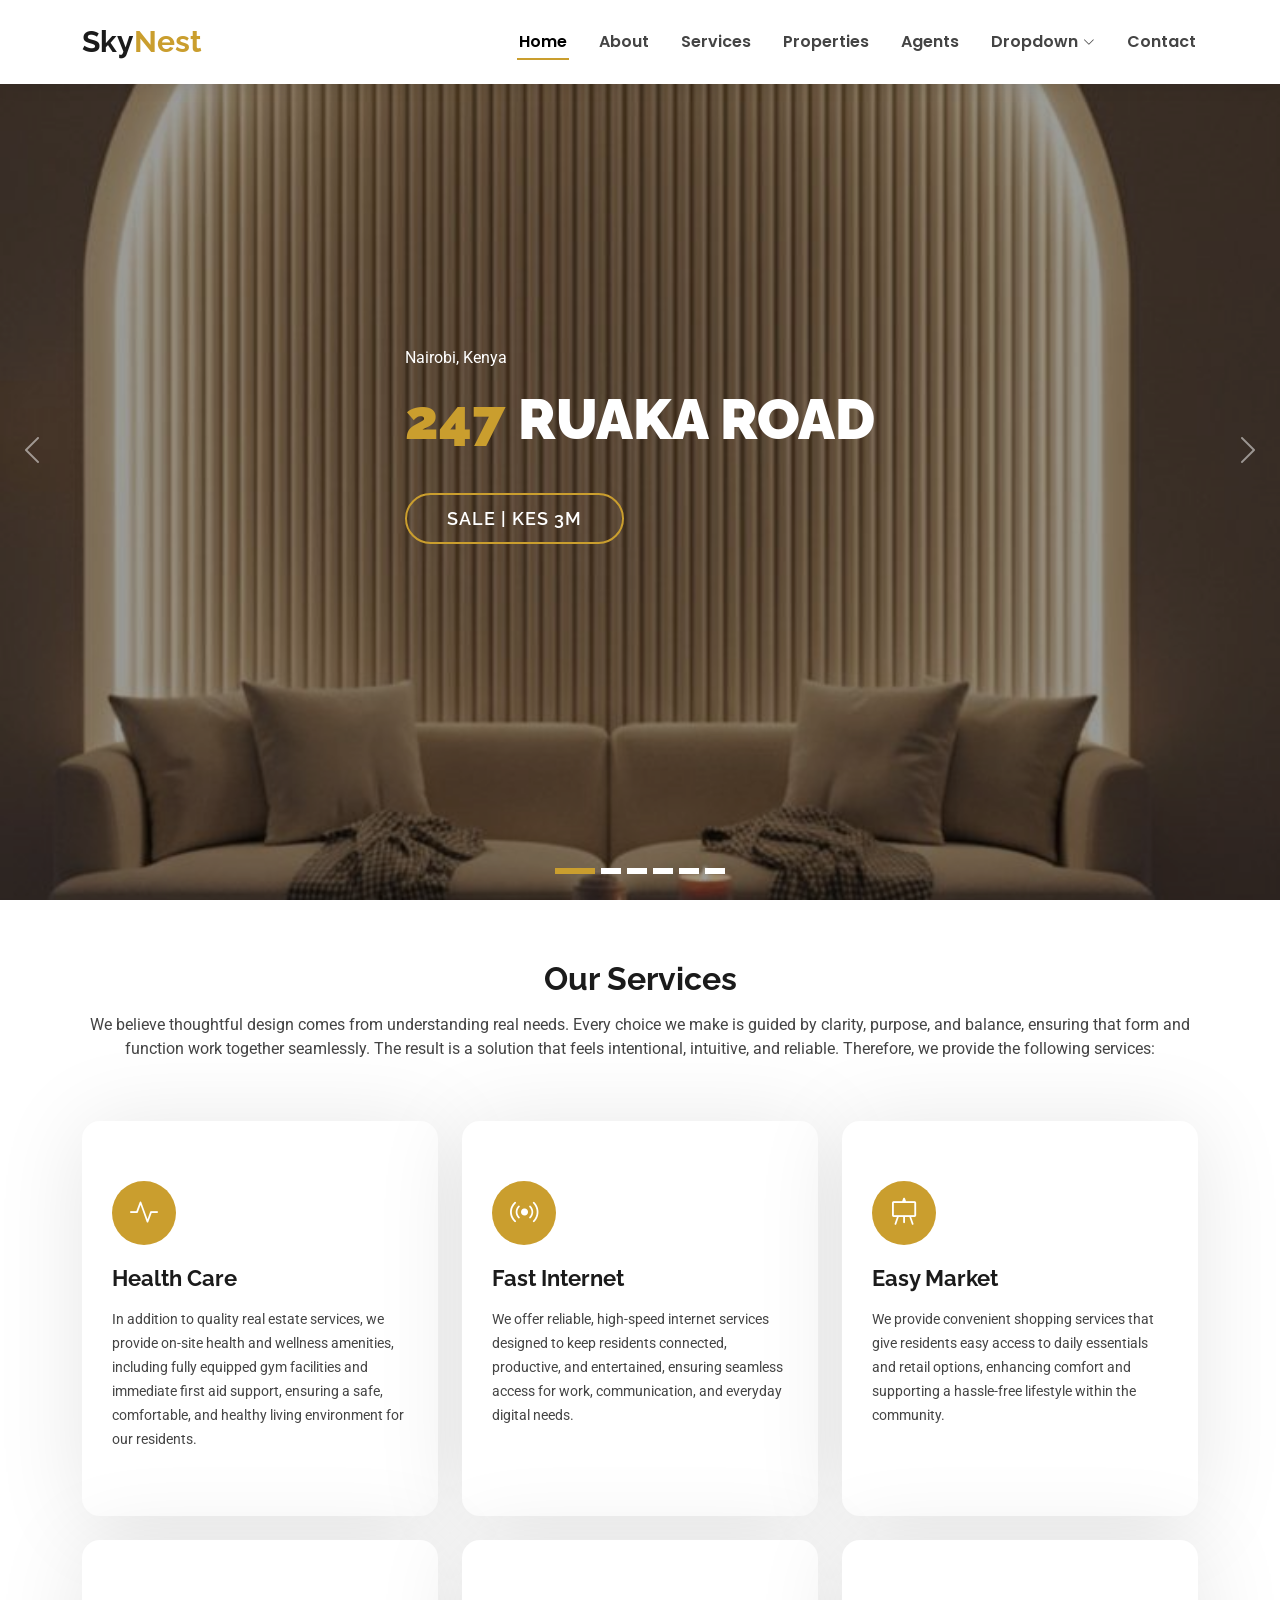
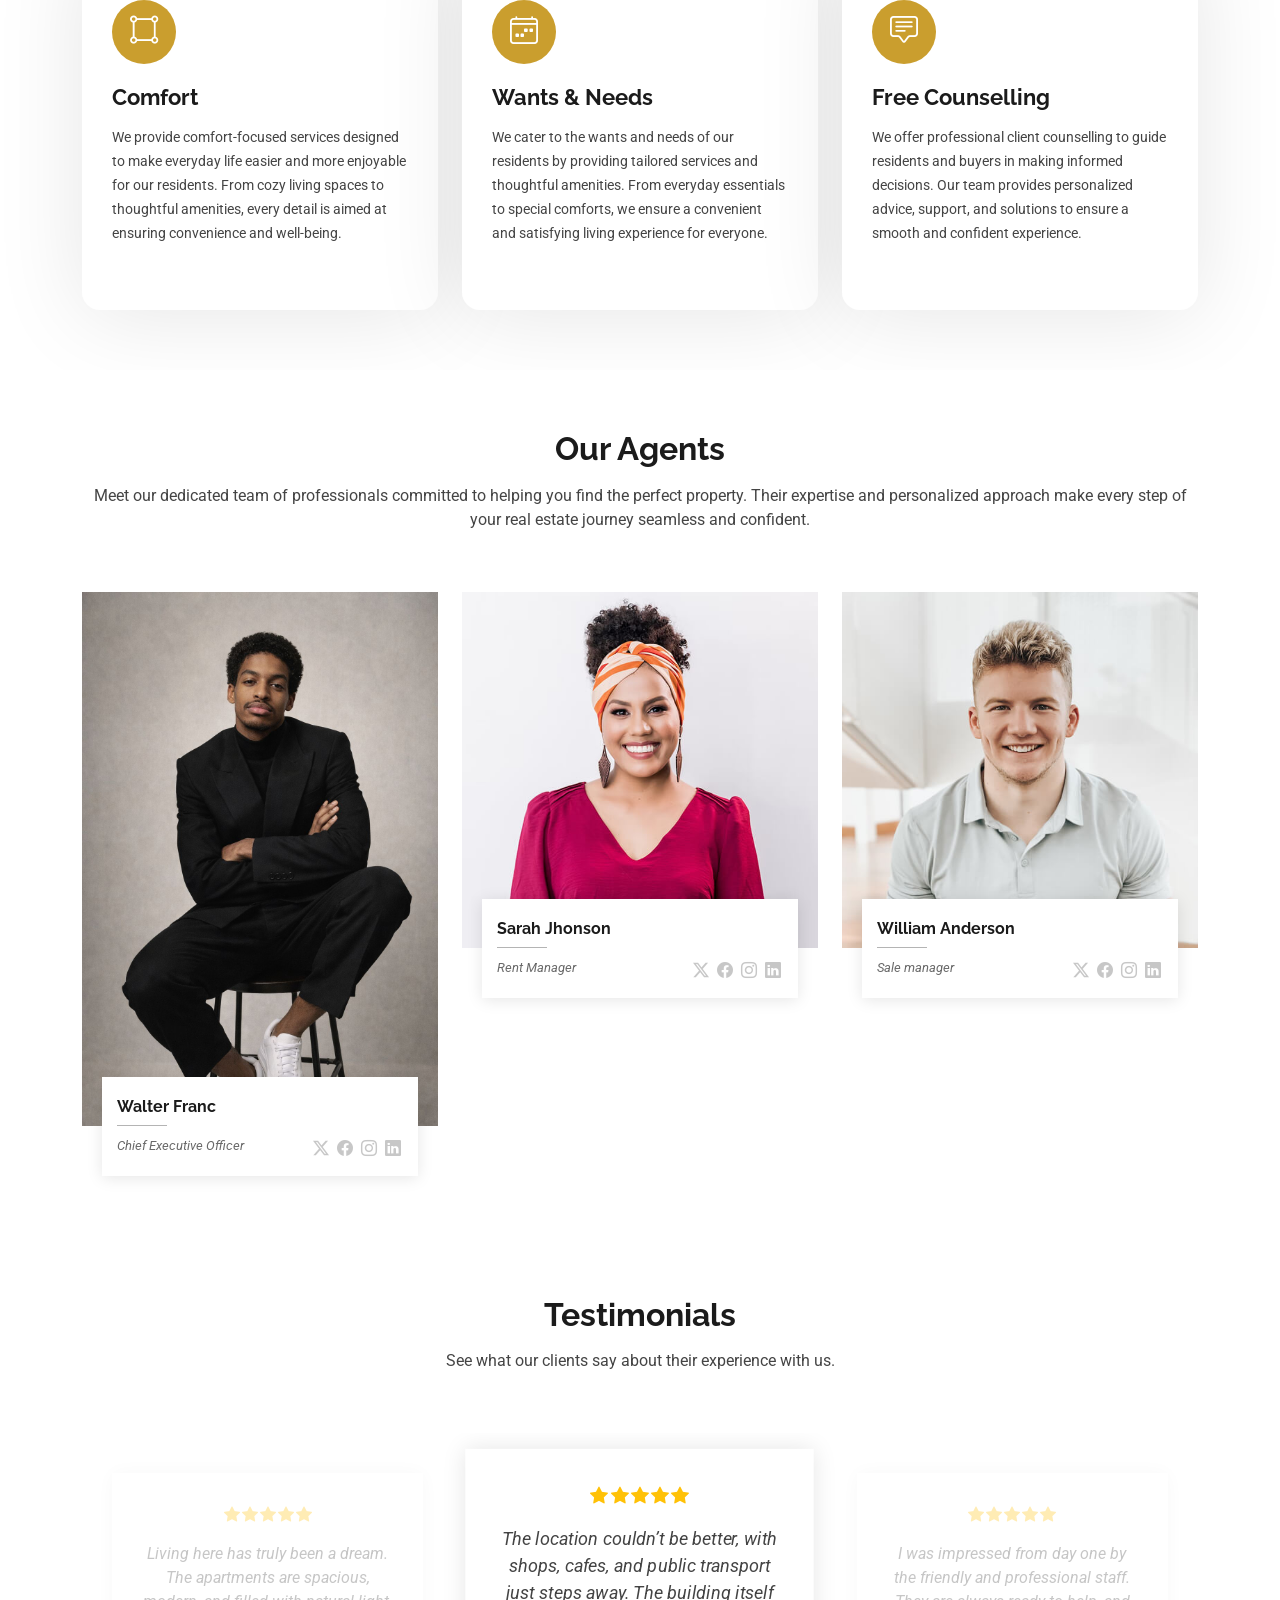
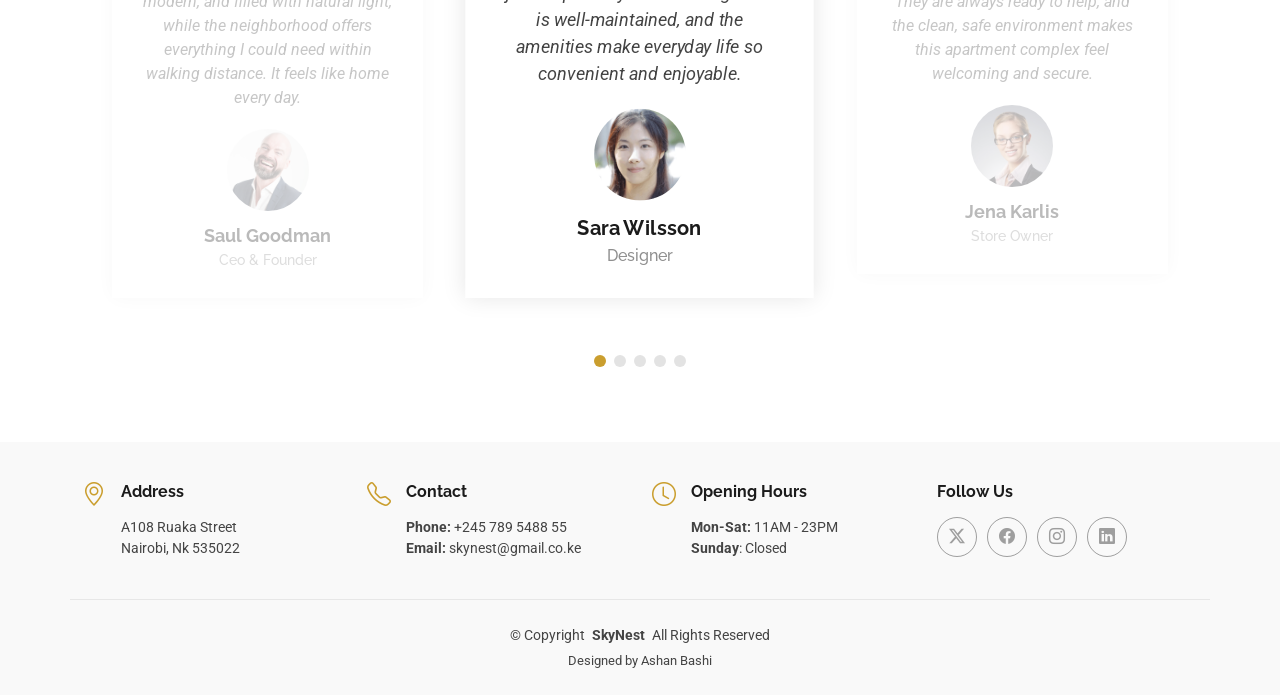
<file: index.html>
<!DOCTYPE html>
<html lang="en">

<head>
  <meta charset="utf-8">
  <meta content="width=device-width, initial-scale=1.0" name="viewport">
  <title>Home - SkyNest</title>
  <meta name="description" content="">
  <meta name="keywords" content="">

  <!-- Favicons -->
  <link href="assets/img/5-stars.png" rel="icon">
  <link href="assets/img/apple-touch-icon.png" rel="apple-touch-icon">

  <!-- Fonts -->
  <link href="https://fonts.googleapis.com" rel="preconnect">
  <link href="https://fonts.gstatic.com" rel="preconnect" crossorigin>
  <link href="https://fonts.googleapis.com/css2?family=Roboto:ital,wght@0,100;0,300;0,400;0,500;0,700;0,900;1,100;1,300;1,400;1,500;1,700;1,900&family=Poppins:ital,wght@0,100;0,200;0,300;0,400;0,500;0,600;0,700;0,800;0,900;1,100;1,200;1,300;1,400;1,500;1,600;1,700;1,800;1,900&family=Raleway:ital,wght@0,100;0,200;0,300;0,400;0,500;0,600;0,700;0,800;0,900;1,100;1,200;1,300;1,400;1,500;1,600;1,700;1,800;1,900&display=swap" rel="stylesheet">

  <!-- Vendor CSS Files -->
  <link href="assets/vendor/bootstrap/css/bootstrap.min.css" rel="stylesheet">
  <link href="assets/vendor/bootstrap-icons/bootstrap-icons.css" rel="stylesheet">
  <link href="assets/vendor/aos/aos.css" rel="stylesheet">
  <link href="assets/vendor/fontawesome-free/css/all.min.css" rel="stylesheet">
  <link href="assets/vendor/swiper/swiper-bundle.min.css" rel="stylesheet">

  <!-- Main CSS File -->
  <link href="assets/css/main.css" rel="stylesheet">

  <!-- =======================================================
  * Template Name: EstateAgency
  * Template URL: https://bootstrapmade.com/real-estate-agency-bootstrap-template/
  * Updated: Aug 09 2024 with Bootstrap v5.3.3
  * Author: BootstrapMade.com
  * License: https://bootstrapmade.com/license/
  ======================================================== -->
</head>

<body class="index-page">

  <header id="header" class="header d-flex align-items-center fixed-top">
    <div class="container-fluid container-xl position-relative d-flex align-items-center justify-content-between">

      <a href="index.html" class="logo d-flex align-items-center">
        <!-- Uncomment the line below if you also wish to use an image logo -->
        <!-- <img src="assets/img/logo.png" alt=""> -->
        <h1 class="sitename">Sky<span>Nest</span></h1>
      </a>

      <nav id="navmenu" class="navmenu">
        <ul>
          <li><a href="index.html" class="active">Home</a></li>
          <li><a href="about.html">About</a></li>
          <li><a href="services.html">Services</a></li>
          <li><a href="properties.html">Properties</a></li>
          <li><a href="agents.html">Agents</a></li>
          <li class="dropdown"><a href="#"><span>Dropdown</span> <i class="bi bi-chevron-down toggle-dropdown"></i></a>
            <ul>
              <li><a href="#">Dropdown 1</a></li>
              <li class="dropdown"><a href="#"><span>Deep Dropdown</span> <i class="bi bi-chevron-down toggle-dropdown"></i></a>
                <ul>
                  <li><a href="#">Deep Dropdown 1</a></li>
                  <li><a href="#">Deep Dropdown 2</a></li>
                  <li><a href="#">Deep Dropdown 3</a></li>
                  <li><a href="#">Deep Dropdown 4</a></li>
                  <li><a href="#">Deep Dropdown 5</a></li>
                </ul>
              </li>
              <li><a href="#">Dropdown 2</a></li>
              <li><a href="#">Dropdown 3</a></li>
              <li><a href="#">Dropdown 4</a></li>
            </ul>
          </li>
          <li><a href="contact.html">Contact</a></li>
        </ul>
        <i class="mobile-nav-toggle d-xl-none bi bi-list"></i>
      </nav>

    </div>
  </header>

  <main class="main">

    <!-- Hero Section -->
    <section id="hero" class="hero section dark-background">

      <div id="hero-carousel" class="carousel slide carousel-fade" data-bs-ride="carousel" data-bs-interval="5000">

        <div class="carousel-item active">
          <img src="assets/img/Penthouse.jpg" alt="">
          <div class="carousel-container">
            <div>
              <p>Doral, Florida</p>
              <h2><span>204</span> Ruaka Road </h2>
              <a href="property-single.html" class="btn-get-started">rent | KES 112,000</a>
            </div>
          </div>
        </div><!-- End Carousel Item -->

        <div class="carousel-item active">
          <img src="assets/img/lounge.jpg" alt="">
          <div class="carousel-container">
            <div>
              <p>Nairobi, Kenya</p>
              <h2><span>247</span> Ruaka Road </h2>
              <a href="property-single.html" class="btn-get-started">sale | KES 3M</a>
            </div>
          </div>
        </div><!-- End Carousel Item -->

        <div class="carousel-item">
          <img src="assets/img/balcony.jpg" alt="">
          <div class="carousel-container">
            <div>
              <p>Nairobi, Kenya</p>
              <h2><span>247</span> Ruaka Road three</h2>
              <a href="property-single.html" class="btn-get-started">rent | KES 113,000</a>
            </div>
          </div>
        </div><!-- End Carousel Item -->

         <div class="carousel-item">
          <img src="assets/img/masterbed.jpg" alt="">
          <div class="carousel-container">
            <div>
              <p>Nairobi, Kenya</p>
              <h2><span>247</span> Ruaka Road three</h2>
              <a href="property-single.html" class="btn-get-started">rent | KES 113,000</a>
            </div>
          </div>
        </div><!-- End Carousel Item -->

        <div class="carousel-item">
          <img src="assets/img/sitting.jpg" alt="">
          <div class="carousel-container">
            <div>
              <p>Nairobi, Kenya</p>
              <h2><span>247</span> Ruaka Road three</h2>
              <a href="property-single.html" class="btn-get-started">rent | KES 113,000</a>
            </div>
          </div>
        </div><!-- End Carousel Item -->

        <div class="carousel-item">
          <img src="assets/img/toilet.jpg" alt="">
          <div class="carousel-container">
            <div>
              <p>Nairobi, Kenya</p>
              <h2><span>247</span> Ruaka Road three</h2>
              <a href="property-single.html" class="btn-get-started">rent | KES 113,000</a>
            </div>
          </div>
        </div><!-- End Carousel Item -->

        <a class="carousel-control-prev" href="#hero-carousel" role="button" data-bs-slide="prev">
          <span class="carousel-control-prev-icon bi bi-chevron-left" aria-hidden="true"></span>
        </a>

        <a class="carousel-control-next" href="#hero-carousel" role="button" data-bs-slide="next">
          <span class="carousel-control-next-icon bi bi-chevron-right" aria-hidden="true"></span>
        </a>

        <ol class="carousel-indicators"></ol>

      </div>

    </section><!-- /Hero Section -->

    <!-- Services Section -->
    <section id="services" class="services section">

      <!-- Section Title -->
      <div class="container section-title" data-aos="fade-up">
        <h2>Our Services</h2>
        <p>We believe thoughtful design comes from understanding real needs. Every choice we make is guided by clarity, purpose, and balance, ensuring that form and function work together seamlessly. The result is a solution that feels intentional, intuitive, and reliable. Therefore, we provide the following services: </p>
      </div><!-- End Section Title -->

      <div class="container">

        <div class="row gy-4">

          <div class="col-lg-4 col-md-6" data-aos="fade-up" data-aos-delay="100">
            <div class="service-item  position-relative">
              <div class="icon">
                <i class="bi bi-activity"></i>
              </div>
              <a href="service-details.html" class="stretched-link">
                <h3>Health Care</h3>
              </a>
              <p>In addition to quality real estate services, we provide on-site health and wellness amenities, including fully equipped gym facilities and immediate first aid support, ensuring a safe, comfortable, and healthy living environment for our residents.</p>
            </div>
          </div><!-- End Service Item -->

          <div class="col-lg-4 col-md-6" data-aos="fade-up" data-aos-delay="200">
            <div class="service-item position-relative">
              <div class="icon">
                <i class="bi bi-broadcast"></i>
              </div>
              <a href="service-details.html" class="stretched-link">
                <h3>Fast Internet</h3>
              </a>
              <p>We offer reliable, high-speed internet services designed to keep residents connected, productive, and entertained, ensuring seamless access for work, communication, and everyday digital needs.</p>
            </div>
          </div><!-- End Service Item -->

          <div class="col-lg-4 col-md-6" data-aos="fade-up" data-aos-delay="300">
            <div class="service-item position-relative">
              <div class="icon">
                <i class="bi bi-easel"></i>
              </div>
              <a href="service-details.html" class="stretched-link">
                <h3>Easy Market</h3>
              </a>
              <p>We provide convenient shopping services that give residents easy access to daily essentials and retail options, enhancing comfort and supporting a hassle-free lifestyle within the community.</p>
            </div>
          </div><!-- End Service Item -->

          <div class="col-lg-4 col-md-6" data-aos="fade-up" data-aos-delay="400">
            <div class="service-item position-relative">
              <div class="icon">
                <i class="bi bi-bounding-box-circles"></i>
              </div>
              <a href="service-details.html" class="stretched-link">
                <h3>Comfort</h3>
              </a>
              <p>We provide comfort-focused services designed to make everyday life easier and more enjoyable for our residents. From cozy living spaces to thoughtful amenities, every detail is aimed at ensuring convenience and well-being.</p>
              <a href="service-details.html" class="stretched-link"></a>
            </div>
          </div><!-- End Service Item -->

          <div class="col-lg-4 col-md-6" data-aos="fade-up" data-aos-delay="500">
            <div class="service-item position-relative">
              <div class="icon">
                <i class="bi bi-calendar4-week"></i>
              </div>
              <a href="service-details.html" class="stretched-link">
                <h3>Wants & Needs</h3>
              </a>
              <p>We cater to the wants and needs of our residents by providing tailored services and thoughtful amenities. From everyday essentials to special comforts, we ensure a convenient and satisfying living experience for everyone.</p>
              <a href="service-details.html" class="stretched-link"></a>
            </div>
          </div><!-- End Service Item -->

          <div class="col-lg-4 col-md-6" data-aos="fade-up" data-aos-delay="600">
            <div class="service-item position-relative">
              <div class="icon">
                <i class="bi bi-chat-square-text"></i>
              </div>
              <a href="service-details.html" class="stretched-link">
                <h3>Free Counselling</h3>
              </a>
              <p>We offer professional client counselling to guide residents and buyers in making informed decisions. Our team provides personalized advice, support, and solutions to ensure a smooth and confident experience.</p>
              <a href="service-details.html" class="stretched-link"></a>
            </div>
          </div><!-- End Service Item -->

        </div>

      </div>

    </section><!-- /Services Section -->

    <!-- Agents Section -->
    <section id="agents" class="agents section">

      <!-- Section Title -->
      <div class="container section-title" data-aos="fade-up">
        <h2>Our Agents</h2>
        <p>Meet our dedicated team of professionals committed to helping you find the perfect property. Their expertise and personalized approach make every step of your real estate journey seamless and confident.</p>
      </div><!-- End Section Title -->

      <div class="container">

        <div class="row gy-5">

          <div class="col-lg-4 col-md-6" data-aos="fade-up" data-aos-delay="100">
            <div class="member">
              <div class="pic"><img src="assets/img/CEO.jpeg" class="img-fluid" alt=""></div>
              <div class="member-info">
                <h4>Walter Franc</h4>
                <span>Chief Executive Officer</span>
                <div class="social">
                  <a href=""><i class="bi bi-twitter-x"></i></a>
                  <a href=""><i class="bi bi-facebook"></i></a>
                  <a href=""><i class="bi bi-instagram"></i></a>
                  <a href=""><i class="bi bi-linkedin"></i></a>
                </div>
              </div>
            </div>
          </div><!-- End Team Member -->

          <div class="col-lg-4 col-md-6" data-aos="fade-up" data-aos-delay="200">
            <div class="member">
              <div class="pic"><img src="assets/img/team/team-2.jpg" class="img-fluid" alt=""></div>
              <div class="member-info">
                <h4>Sarah Jhonson</h4>
                <span>Rent Manager</span>
                <div class="social">
                  <a href=""><i class="bi bi-twitter-x"></i></a>
                  <a href=""><i class="bi bi-facebook"></i></a>
                  <a href=""><i class="bi bi-instagram"></i></a>
                  <a href=""><i class="bi bi-linkedin"></i></a>
                </div>
              </div>
            </div>
          </div><!-- End Team Member -->

          <div class="col-lg-4 col-md-6" data-aos="fade-up" data-aos-delay="300">
            <div class="member">
              <div class="pic"><img src="assets/img/team/team-3.jpg" class="img-fluid" alt=""></div>
              <div class="member-info">
                <h4>William Anderson</h4>
                <span>Sale manager<br></span>
                <div class="social">
                  <a href=""><i class="bi bi-twitter-x"></i></a>
                  <a href=""><i class="bi bi-facebook"></i></a>
                  <a href=""><i class="bi bi-instagram"></i></a>
                  <a href=""><i class="bi bi-linkedin"></i></a>
                </div>
              </div>
            </div>
          </div><!-- End Team Member -->

        </div>

      </div>

    </section><!-- /Agents Section -->

    <!-- Testimonials Section -->
    <section id="testimonials" class="testimonials section">

      <!-- Section Title -->
      <div class="container section-title" data-aos="fade-up">
        <h2>Testimonials</h2>
        <p>See what our clients say about their experience with us.</p>
      </div><!-- End Section Title -->

      <div class="container" data-aos="fade-up" data-aos-delay="100">

        <div class="swiper init-swiper">
          <script type="application/json" class="swiper-config">
            {
              "loop": true,
              "speed": 600,
              "autoplay": {
                "delay": 5000
              },
              "slidesPerView": "auto",
              "pagination": {
                "el": ".swiper-pagination",
                "type": "bullets",
                "clickable": true
              },
              "breakpoints": {
                "320": {
                  "slidesPerView": 1,
                  "spaceBetween": 40
                },
                "1200": {
                  "slidesPerView": 3,
                  "spaceBetween": 1
                }
              }
            }
          </script>
          <div class="swiper-wrapper">

            <div class="swiper-slide">
              <div class="testimonial-item">
                <div class="stars">
                  <i class="bi bi-star-fill"></i><i class="bi bi-star-fill"></i><i class="bi bi-star-fill"></i><i class="bi bi-star-fill"></i><i class="bi bi-star-fill"></i>
                </div>
                <p>
                  Living here has truly been a dream. The apartments are spacious, modern, and filled with natural light, while the neighborhood offers everything I could need within walking distance. It feels like home every day.
                </p>
                <div class="profile mt-auto">
                  <img src="assets/img/testimonials/testimonials-1.jpg" class="testimonial-img" alt="">
                  <h3>Saul Goodman</h3>
                  <h4>Ceo &amp; Founder</h4>
                </div>
              </div>
            </div><!-- End testimonial item -->

            <div class="swiper-slide">
              <div class="testimonial-item">
                <div class="stars">
                  <i class="bi bi-star-fill"></i><i class="bi bi-star-fill"></i><i class="bi bi-star-fill"></i><i class="bi bi-star-fill"></i><i class="bi bi-star-fill"></i>
                </div>
                <p>
                  The location couldn’t be better, with shops, cafes, and public transport just steps away. The building itself is well-maintained, and the amenities make everyday life so convenient and enjoyable.
                </p>
                <div class="profile mt-auto">
                  <img src="assets/img/testimonials/testimonials-2.jpg" class="testimonial-img" alt="">
                  <h3>Sara Wilsson</h3>
                  <h4>Designer</h4>
                </div>
              </div>
            </div><!-- End testimonial item -->

            <div class="swiper-slide">
              <div class="testimonial-item">
                <div class="stars">
                  <i class="bi bi-star-fill"></i><i class="bi bi-star-fill"></i><i class="bi bi-star-fill"></i><i class="bi bi-star-fill"></i><i class="bi bi-star-fill"></i>
                </div>
                <p>
                  I was impressed from day one by the friendly and professional staff. They are always ready to help, and the clean, safe environment makes this apartment complex feel welcoming and secure.
                </p>
                <div class="profile mt-auto">
                  <img src="assets/img/testimonials/testimonials-3.jpg" class="testimonial-img" alt="">
                  <h3>Jena Karlis</h3>
                  <h4>Store Owner</h4>
                </div>
              </div>
            </div><!-- End testimonial item -->

            <div class="swiper-slide">
              <div class="testimonial-item">
                <div class="stars">
                  <i class="bi bi-star-fill"></i><i class="bi bi-star-fill"></i><i class="bi bi-star-fill"></i><i class="bi bi-star-fill"></i><i class="bi bi-star-fill"></i>
                </div>
                <p>
                  From the smooth move-in process to the ongoing support from management, living here has been effortless. The community atmosphere and attention to detail make it a truly comfortable place to call home.
                </p>
                <div class="profile mt-auto">
                  <img src="assets/img/testimonials/testimonials-4.jpg" class="testimonial-img" alt="">
                  <h3>Matt Brandon</h3>
                  <h4>Freelancer</h4>
                </div>
              </div>
            </div><!-- End testimonial item -->

            <div class="swiper-slide">
              <div class="testimonial-item">
                <div class="stars">
                  <i class="bi bi-star-fill"></i><i class="bi bi-star-fill"></i><i class="bi bi-star-fill"></i><i class="bi bi-star-fill"></i><i class="bi bi-star-fill"></i>
                </div>
                <p>
                  This apartment strikes the perfect balance between comfort and convenience. Modern interiors, excellent facilities, and a welcoming community make it more than just a place to live—it’s a lifestyle.
                </p>
                <div class="profile mt-auto">
                  <img src="assets/img/testimonials/testimonials-5.jpg" class="testimonial-img" alt="">
                  <h3>John Larson</h3>
                  <h4>Entrepreneur</h4>
                </div>
              </div>
            </div><!-- End testimonial item -->

          </div>
          <div class="swiper-pagination"></div>
        </div>

      </div>

    </section><!-- /Testimonials Section -->

  </main>

  <footer id="footer" class="footer light-background">

    <div class="container">
      <div class="row gy-3">
        <div class="col-lg-3 col-md-6 d-flex">
          <i class="bi bi-geo-alt icon"></i>
          <div class="address">
            <h4>Address</h4>
            <p>A108 Ruaka Street</p>
            <p>Nairobi, Nk 535022</p>
            <p></p>
          </div>

        </div>

        <div class="col-lg-3 col-md-6 d-flex">
          <i class="bi bi-telephone icon"></i>
          <div>
            <h4>Contact</h4>
            <p>
              <strong>Phone:</strong> <span>+245 789 5488 55</span><br>
              <strong>Email:</strong> <span>skynest@gmail.co.ke</span><br>
            </p>
          </div>
        </div>

        <div class="col-lg-3 col-md-6 d-flex">
          <i class="bi bi-clock icon"></i>
          <div>
            <h4>Opening Hours</h4>
            <p>
              <strong>Mon-Sat:</strong> <span>11AM - 23PM</span><br>
              <strong>Sunday</strong>: <span>Closed</span>
            </p>
          </div>
        </div>

        <div class="col-lg-3 col-md-6">
          <h4>Follow Us</h4>
          <div class="social-links d-flex">
            <a href="#" class="twitter"><i class="bi bi-twitter-x"></i></a>
            <a href="#" class="facebook"><i class="bi bi-facebook"></i></a>
            <a href="#" class="instagram"><i class="bi bi-instagram"></i></a>
            <a href="#" class="linkedin"><i class="bi bi-linkedin"></i></a>
          </div>
        </div>

      </div>
    </div>

    <div class="container copyright text-center mt-4">
      <p>© <span>Copyright</span> <strong class="px-1 sitename">SkyNest</strong> <span>All Rights Reserved</span></p>
      <div class="credits">
        <!-- All the links in the footer should remain intact. -->
        <!-- You can delete the links only if you've purchased the pro version. -->
        <!-- Licensing information: https://bootstrapmade.com/license/ -->
        <!-- Purchase the pro version with working PHP/AJAX contact form: [buy-url] -->
        Designed by Ashan Bashi
      </div>
    </div>

  </footer>

  <!-- Scroll Top -->
  <a href="#" id="scroll-top" class="scroll-top d-flex align-items-center justify-content-center"><i class="bi bi-arrow-up-short"></i></a>

  <!-- Preloader -->
  <div id="preloader"></div>

  <!-- Vendor JS Files -->
  <script src="assets/vendor/bootstrap/js/bootstrap.bundle.min.js"></script>
  <script src="assets/vendor/php-email-form/validate.js"></script>
  <script src="assets/vendor/aos/aos.js"></script>
  <script src="assets/vendor/swiper/swiper-bundle.min.js"></script>
  <script src="assets/vendor/purecounter/purecounter_vanilla.js"></script>

  <!-- Main JS File -->
  <script src="assets/js/main.js"></script>

</body>

</html>
</file>
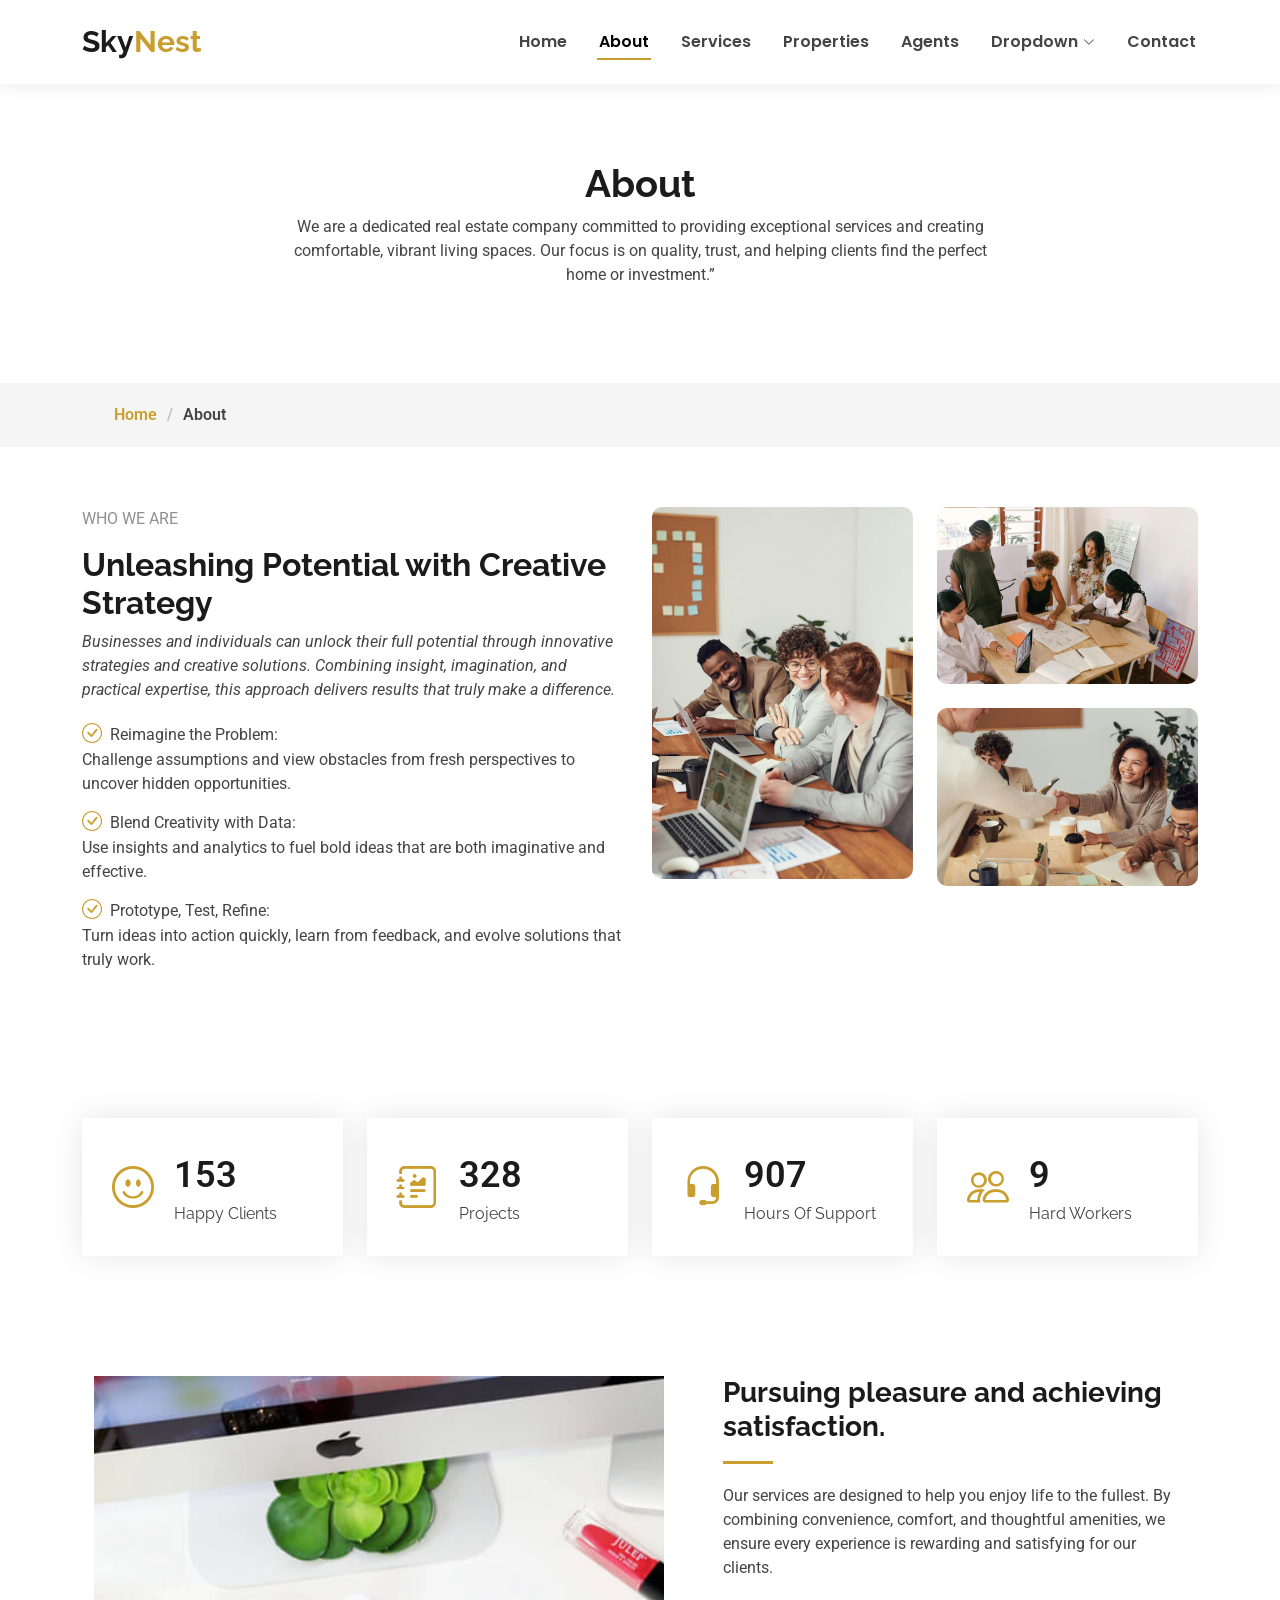
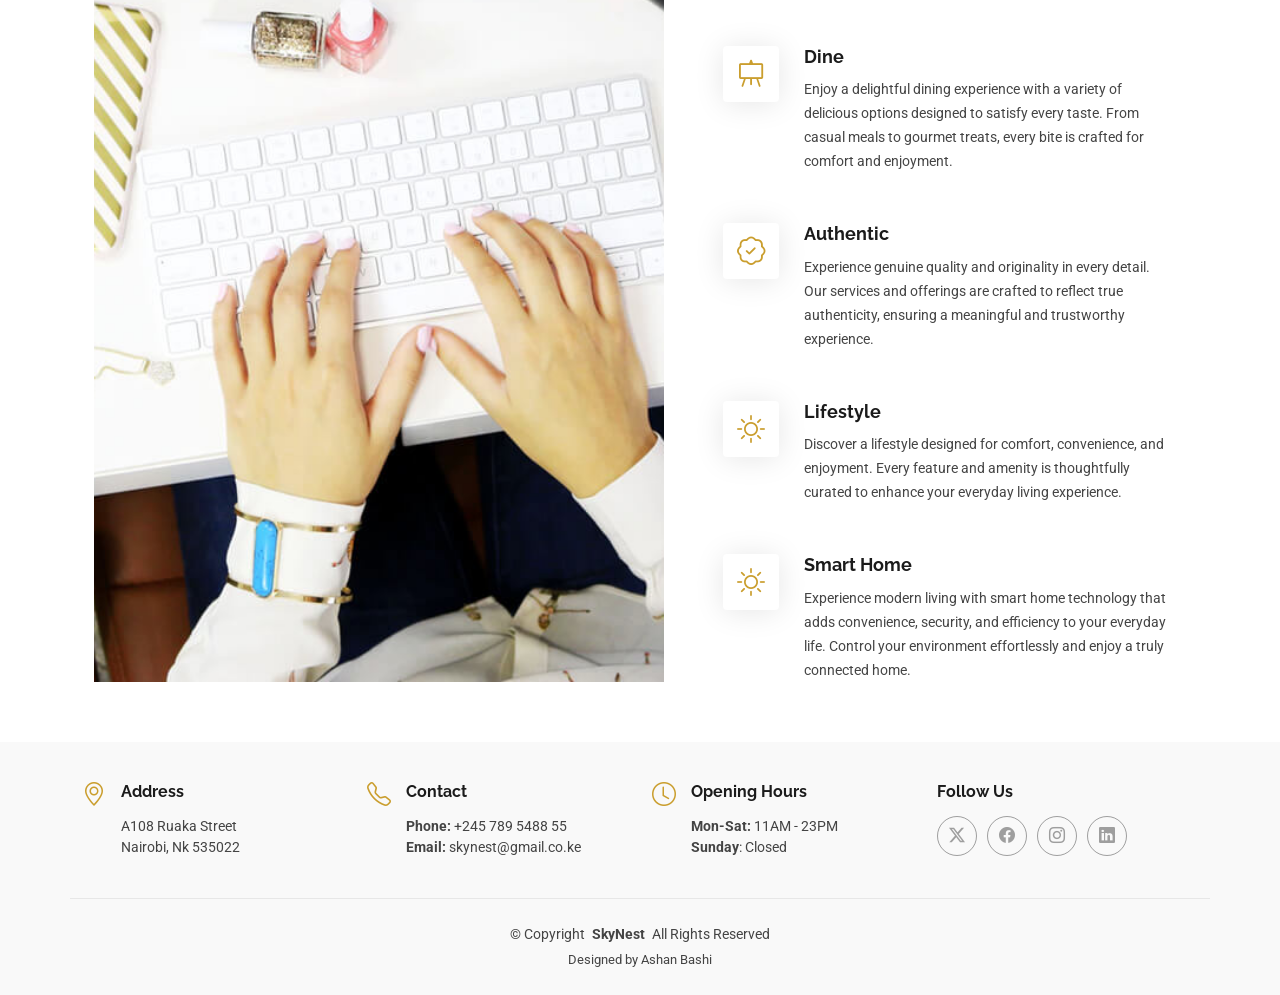
<file: about.html>
<!DOCTYPE html>
<html lang="en">

<head>
  <meta charset="utf-8">
  <meta content="width=device-width, initial-scale=1.0" name="viewport">
  <title>About - SkyNest</title>
  <meta name="description" content="">
  <meta name="keywords" content="">

  <!-- Favicons -->
  <link href="assets/img/5-stars.png" rel="icon">
  <link href="assets/img/apple-touch-icon.png" rel="apple-touch-icon">

  <!-- Fonts -->
  <link href="https://fonts.googleapis.com" rel="preconnect">
  <link href="https://fonts.gstatic.com" rel="preconnect" crossorigin>
  <link href="https://fonts.googleapis.com/css2?family=Roboto:ital,wght@0,100;0,300;0,400;0,500;0,700;0,900;1,100;1,300;1,400;1,500;1,700;1,900&family=Poppins:ital,wght@0,100;0,200;0,300;0,400;0,500;0,600;0,700;0,800;0,900;1,100;1,200;1,300;1,400;1,500;1,600;1,700;1,800;1,900&family=Raleway:ital,wght@0,100;0,200;0,300;0,400;0,500;0,600;0,700;0,800;0,900;1,100;1,200;1,300;1,400;1,500;1,600;1,700;1,800;1,900&display=swap" rel="stylesheet">

  <!-- Vendor CSS Files -->
  <link href="assets/vendor/bootstrap/css/bootstrap.min.css" rel="stylesheet">
  <link href="assets/vendor/bootstrap-icons/bootstrap-icons.css" rel="stylesheet">
  <link href="assets/vendor/aos/aos.css" rel="stylesheet">
  <link href="assets/vendor/fontawesome-free/css/all.min.css" rel="stylesheet">
  <link href="assets/vendor/swiper/swiper-bundle.min.css" rel="stylesheet">

  <!-- Main CSS File -->
  <link href="assets/css/main.css" rel="stylesheet">

  <!-- =======================================================
  * Template Name: EstateAgency
  * Template URL: https://bootstrapmade.com/real-estate-agency-bootstrap-template/
  * Updated: Aug 09 2024 with Bootstrap v5.3.3
  * Author: BootstrapMade.com
  * License: https://bootstrapmade.com/license/
  ======================================================== -->
</head>

<body class="about-page">

  <header id="header" class="header d-flex align-items-center fixed-top">
    <div class="container-fluid container-xl position-relative d-flex align-items-center justify-content-between">

      <a href="index.html" class="logo d-flex align-items-center">
        <!-- Uncomment the line below if you also wish to use an image logo -->
        <!-- <img src="assets/img/logo.png" alt=""> -->
        <h1 class="sitename">Sky<span>Nest</span></h1>
      </a>

      <nav id="navmenu" class="navmenu">
        <ul>
          <li><a href="index.html">Home</a></li>
          <li><a href="about.html" class="active">About</a></li>
          <li><a href="services.html">Services</a></li>
          <li><a href="properties.html">Properties</a></li>
          <li><a href="agents.html">Agents</a></li>
          <li class="dropdown"><a href="#"><span>Dropdown</span> <i class="bi bi-chevron-down toggle-dropdown"></i></a>
            <ul>
              <li><a href="#">Dropdown 1</a></li>
              <li class="dropdown"><a href="#"><span>Deep Dropdown</span> <i class="bi bi-chevron-down toggle-dropdown"></i></a>
                <ul>
                  <li><a href="#">Deep Dropdown 1</a></li>
                  <li><a href="#">Deep Dropdown 2</a></li>
                  <li><a href="#">Deep Dropdown 3</a></li>
                  <li><a href="#">Deep Dropdown 4</a></li>
                  <li><a href="#">Deep Dropdown 5</a></li>
                </ul>
              </li>
              <li><a href="#">Dropdown 2</a></li>
              <li><a href="#">Dropdown 3</a></li>
              <li><a href="#">Dropdown 4</a></li>
            </ul>
          </li>
          <li><a href="contact.html">Contact</a></li>
        </ul>
        <i class="mobile-nav-toggle d-xl-none bi bi-list"></i>
      </nav>

    </div>
  </header>

  <main class="main">

    <!-- Page Title -->
    <div class="page-title" data-aos="fade">
      <div class="heading">
        <div class="container">
          <div class="row d-flex justify-content-center text-center">
            <div class="col-lg-8">
              <h1>About</h1>
              <p>We are a dedicated real estate company committed to providing exceptional services and creating comfortable, vibrant living spaces. Our focus is on quality, trust, and helping clients find the perfect home or investment.”</p>
            </div>
          </div>
        </div>
      </div>
      <nav class="breadcrumbs">
        <div class="container">
          <ol>
            <li><a href="index.html">Home</a></li>
            <li class="current">About</li>
          </ol>
        </div>
      </nav>
    </div><!-- End Page Title -->

    <!-- About Section -->
    <section id="about" class="about section">

      <div class="container">

        <div class="row gy-4">

          <div class="col-lg-6 content" data-aos="fade-up" data-aos-delay="100">
            <p class="who-we-are">Who We Are</p>
            <h3>Unleashing Potential with Creative Strategy</h3>
            <p class="fst-italic">
              Businesses and individuals can unlock their full potential through innovative strategies and creative solutions. Combining insight, imagination, and practical expertise, this approach delivers results that truly make a difference.
            </p>
            <ul>
              <li><i class="bi bi-check-circle"></i> <span></span>Reimagine the Problem: <br>
Challenge assumptions and view obstacles from fresh perspectives to uncover hidden opportunities.</li>
              <li><i class="bi bi-check-circle"></i> <span>Blend Creativity with Data: <br>
Use insights and analytics to fuel bold ideas that are both imaginative and effective.</span></li>
              <li><i class="bi bi-check-circle"></i> <span></span>Prototype, Test, Refine: <br>
Turn ideas into action quickly, learn from feedback, and evolve solutions that truly work.</li>
            </ul>
          </div>

          <div class="col-lg-6 about-images" data-aos="fade-up" data-aos-delay="200">
            <div class="row gy-4">
              <div class="col-lg-6">
                <img src="assets/img/about-company-1.jpg" class="img-fluid" alt="">
              </div>
              <div class="col-lg-6">
                <div class="row gy-4">
                  <div class="col-lg-12">
                    <img src="assets/img/about-company-2.jpg" class="img-fluid" alt="">
                  </div>
                  <div class="col-lg-12">
                    <img src="assets/img/about-company-3.jpg" class="img-fluid" alt="">
                  </div>
                </div>
              </div>
            </div>

          </div>

        </div>

      </div>
    </section><!-- /About Section -->

    <!-- Stats Section -->
    <section id="stats" class="stats section">

      <div class="container" data-aos="fade-up" data-aos-delay="100">

        <div class="row gy-4">

          <div class="col-lg-3 col-md-6">
            <div class="stats-item d-flex align-items-center w-100 h-100">
              <i class="bi bi-emoji-smile color-blue flex-shrink-0"></i>
              <div>
                <span data-purecounter-start="0" data-purecounter-end="232" data-purecounter-duration="1" class="purecounter"></span>
                <p>Happy Clients</p>
              </div>
            </div>
          </div><!-- End Stats Item -->

          <div class="col-lg-3 col-md-6">
            <div class="stats-item d-flex align-items-center w-100 h-100">
              <i class="bi bi-journal-richtext color-orange flex-shrink-0"></i>
              <div>
                <span data-purecounter-start="0" data-purecounter-end="521" data-purecounter-duration="1" class="purecounter"></span>
                <p>Projects</p>
              </div>
            </div>
          </div><!-- End Stats Item -->

          <div class="col-lg-3 col-md-6">
            <div class="stats-item d-flex align-items-center w-100 h-100">
              <i class="bi bi-headset color-green flex-shrink-0"></i>
              <div>
                <span data-purecounter-start="0" data-purecounter-end="1463" data-purecounter-duration="1" class="purecounter"></span>
                <p>Hours Of Support</p>
              </div>
            </div>
          </div><!-- End Stats Item -->

          <div class="col-lg-3 col-md-6">
            <div class="stats-item d-flex align-items-center w-100 h-100">
              <i class="bi bi-people color-pink flex-shrink-0"></i>
              <div>
                <span data-purecounter-start="0" data-purecounter-end="15" data-purecounter-duration="1" class="purecounter"></span>
                <p>Hard Workers</p>
              </div>
            </div>
          </div><!-- End Stats Item -->

        </div>

      </div>

    </section><!-- /Stats Section -->

    <!-- Features Section -->
    <section id="features" class="features section">

      <div class="container">

        <div class="row justify-content-around gy-4">
          <div class="features-image col-lg-6" data-aos="fade-up" data-aos-delay="100"><img src="assets/img/features-bg.jpg" alt=""></div>

          <div class="col-lg-5 d-flex flex-column justify-content-center" data-aos="fade-up" data-aos-delay="200">
            <h3>Pursuing pleasure and achieving satisfaction.</h3>
            <p>Our services are designed to help you enjoy life to the fullest. By combining convenience, comfort, and thoughtful amenities, we ensure every experience is rewarding and satisfying for our clients.</p>

            <div class="icon-box d-flex position-relative" data-aos="fade-up" data-aos-delay="300">
              <i class="bi bi-easel flex-shrink-0"></i>
              <div>
                <h4><a href="" class="stretched-link">Dine</a></h4>
                <p>Enjoy a delightful dining experience with a variety of delicious options designed to satisfy every taste. From casual meals to gourmet treats, every bite is crafted for comfort and enjoyment.</p>
              </div>
            </div><!-- End Icon Box -->

            <div class="icon-box d-flex position-relative" data-aos="fade-up" data-aos-delay="400">
              <i class="bi bi-patch-check flex-shrink-0"></i>
              <div>
                <h4><a href="" class="stretched-link">Authentic</a></h4>
                <p>Experience genuine quality and originality in every detail. Our services and offerings are crafted to reflect true authenticity, ensuring a meaningful and trustworthy experience.</p>
              </div>
            </div><!-- End Icon Box -->

            <div class="icon-box d-flex position-relative" data-aos="fade-up" data-aos-delay="500">
              <i class="bi bi-brightness-high flex-shrink-0"></i>
              <div>
                <h4><a href="" class="stretched-link">Lifestyle</a></h4>
                <p>Discover a lifestyle designed for comfort, convenience, and enjoyment. Every feature and amenity is thoughtfully curated to enhance your everyday living experience.</p>
              </div>
            </div><!-- End Icon Box -->

            <div class="icon-box d-flex position-relative" data-aos="fade-up" data-aos-delay="600">
              <i class="bi bi-brightness-high flex-shrink-0"></i>
              <div>
                <h4><a href="" class="stretched-link">Smart Home</a></h4>
                <p>Experience modern living with smart home technology that adds convenience, security, and efficiency to your everyday life. Control your environment effortlessly and enjoy a truly connected home.</p>
              </div>
            </div><!-- End Icon Box -->

          </div>
        </div>

      </div>

    </section><!-- /Features Section -->

  </main>

  <footer id="footer" class="footer light-background">

   <div class="container">
      <div class="row gy-3">
        <div class="col-lg-3 col-md-6 d-flex">
          <i class="bi bi-geo-alt icon"></i>
          <div class="address">
            <h4>Address</h4>
            <p>A108 Ruaka Street</p>
            <p>Nairobi, Nk 535022</p>
            <p></p>
          </div>

        </div>

        <div class="col-lg-3 col-md-6 d-flex">
          <i class="bi bi-telephone icon"></i>
          <div>
            <h4>Contact</h4>
            <p>
              <strong>Phone:</strong> <span>+245 789 5488 55</span><br>
              <strong>Email:</strong> <span>skynest@gmail.co.ke</span><br>
            </p>
          </div>
        </div>

        <div class="col-lg-3 col-md-6 d-flex">
          <i class="bi bi-clock icon"></i>
          <div>
            <h4>Opening Hours</h4>
            <p>
              <strong>Mon-Sat:</strong> <span>11AM - 23PM</span><br>
              <strong>Sunday</strong>: <span>Closed</span>
            </p>
          </div>
        </div>

        <div class="col-lg-3 col-md-6">
          <h4>Follow Us</h4>
          <div class="social-links d-flex">
            <a href="#" class="twitter"><i class="bi bi-twitter-x"></i></a>
            <a href="#" class="facebook"><i class="bi bi-facebook"></i></a>
            <a href="#" class="instagram"><i class="bi bi-instagram"></i></a>
            <a href="#" class="linkedin"><i class="bi bi-linkedin"></i></a>
          </div>
        </div>

      </div>
    </div>

    <div class="container copyright text-center mt-4">
      <p>© <span>Copyright</span> <strong class="px-1 sitename">SkyNest</strong> <span>All Rights Reserved</span></p>
      <div class="credits">
        <!-- All the links in the footer should remain intact. -->
        <!-- You can delete the links only if you've purchased the pro version. -->
        <!-- Licensing information: https://bootstrapmade.com/license/ -->
        <!-- Purchase the pro version with working PHP/AJAX contact form: [buy-url] -->
        Designed by Ashan Bashi
      </div>
    </div>

  </footer>

  <!-- Scroll Top -->
  <a href="#" id="scroll-top" class="scroll-top d-flex align-items-center justify-content-center"><i class="bi bi-arrow-up-short"></i></a>

  <!-- Preloader -->
  <div id="preloader"></div>

  <!-- Vendor JS Files -->
  <script src="assets/vendor/bootstrap/js/bootstrap.bundle.min.js"></script>
  <script src="assets/vendor/php-email-form/validate.js"></script>
  <script src="assets/vendor/aos/aos.js"></script>
  <script src="assets/vendor/swiper/swiper-bundle.min.js"></script>
  <script src="assets/vendor/purecounter/purecounter_vanilla.js"></script>

  <!-- Main JS File -->
  <script src="assets/js/main.js"></script>

</body>

</html>
</file>
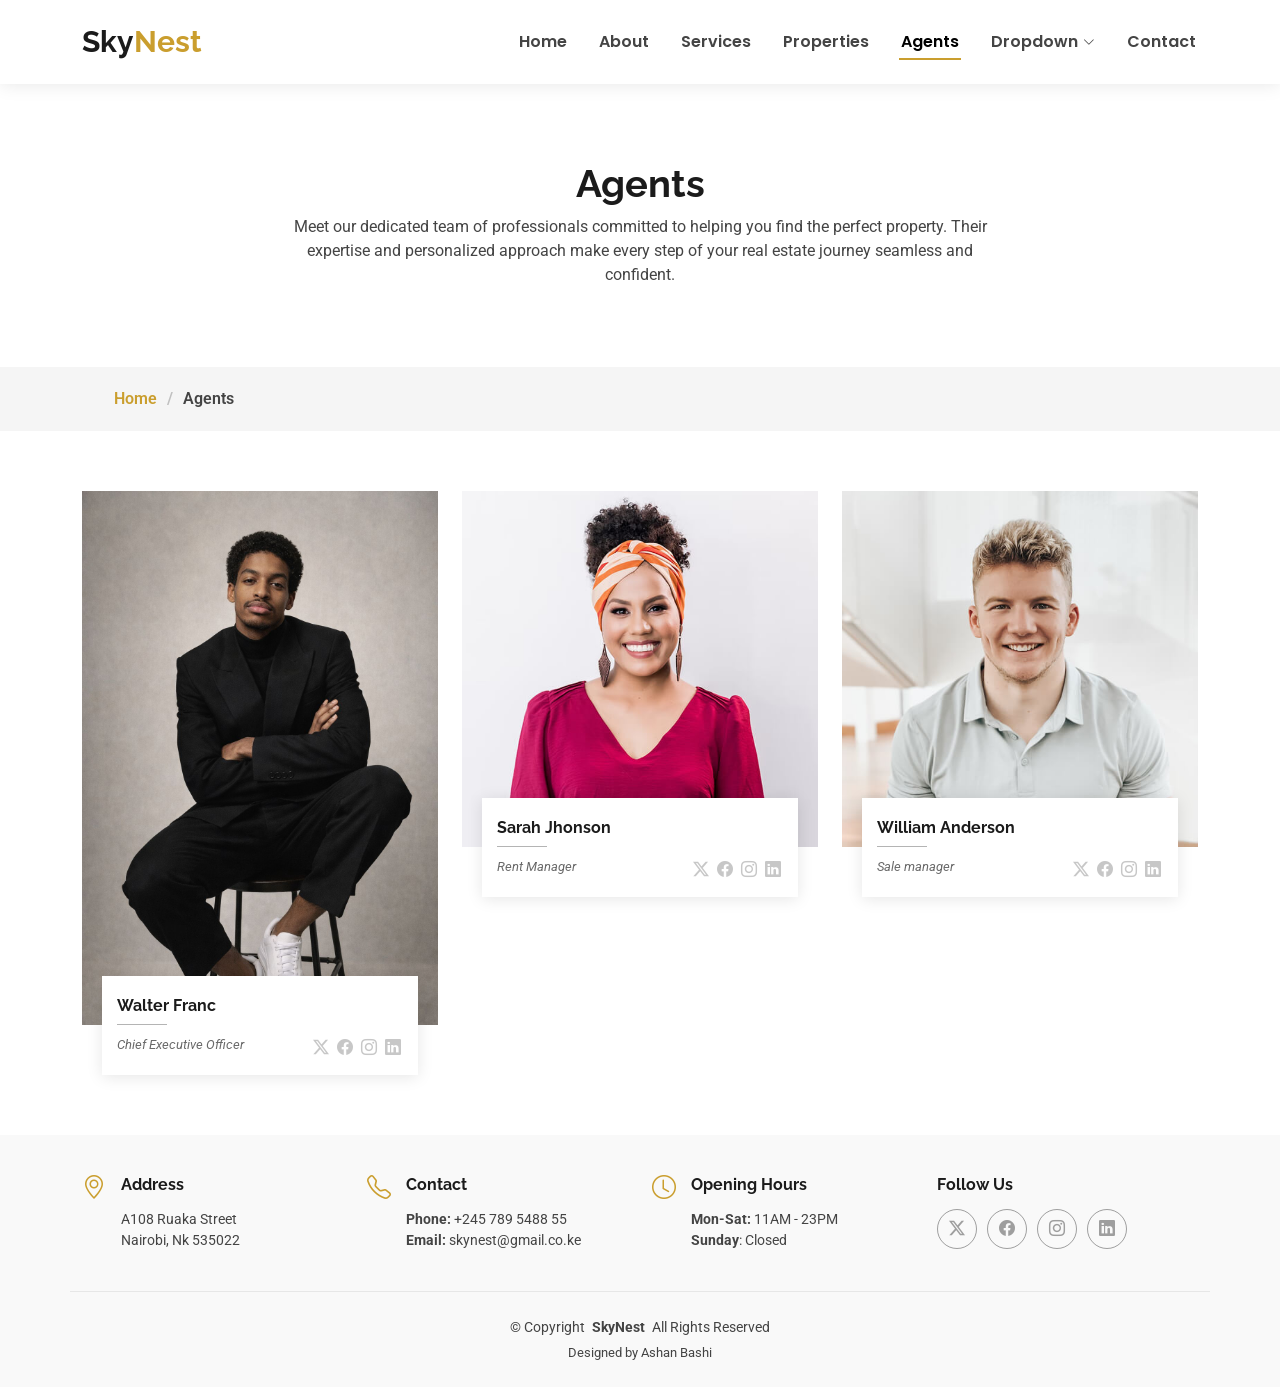
<file: agents.html>
<!DOCTYPE html>
<html lang="en">

<head>
  <meta charset="utf-8">
  <meta content="width=device-width, initial-scale=1.0" name="viewport">
  <title>Agents - SkyNest</title>
  <meta name="description" content="">
  <meta name="keywords" content="">

  <!-- Favicons -->
  <link href="assets/img/5-stars.png" rel="icon">
  <link href="assets/img/apple-touch-icon.png" rel="apple-touch-icon">

  <!-- Fonts -->
  <link href="https://fonts.googleapis.com" rel="preconnect">
  <link href="https://fonts.gstatic.com" rel="preconnect" crossorigin>
  <link href="https://fonts.googleapis.com/css2?family=Roboto:ital,wght@0,100;0,300;0,400;0,500;0,700;0,900;1,100;1,300;1,400;1,500;1,700;1,900&family=Poppins:ital,wght@0,100;0,200;0,300;0,400;0,500;0,600;0,700;0,800;0,900;1,100;1,200;1,300;1,400;1,500;1,600;1,700;1,800;1,900&family=Raleway:ital,wght@0,100;0,200;0,300;0,400;0,500;0,600;0,700;0,800;0,900;1,100;1,200;1,300;1,400;1,500;1,600;1,700;1,800;1,900&display=swap" rel="stylesheet">

  <!-- Vendor CSS Files -->
  <link href="assets/vendor/bootstrap/css/bootstrap.min.css" rel="stylesheet">
  <link href="assets/vendor/bootstrap-icons/bootstrap-icons.css" rel="stylesheet">
  <link href="assets/vendor/aos/aos.css" rel="stylesheet">
  <link href="assets/vendor/fontawesome-free/css/all.min.css" rel="stylesheet">
  <link href="assets/vendor/swiper/swiper-bundle.min.css" rel="stylesheet">

  <!-- Main CSS File -->
  <link href="assets/css/main.css" rel="stylesheet">

  <!-- =======================================================
  * Template Name: EstateAgency
  * Template URL: https://bootstrapmade.com/real-estate-agency-bootstrap-template/
  * Updated: Aug 09 2024 with Bootstrap v5.3.3
  * Author: BootstrapMade.com
  * License: https://bootstrapmade.com/license/
  ======================================================== -->
</head>

<body class="agents-page">

  <header id="header" class="header d-flex align-items-center fixed-top">
    <div class="container-fluid container-xl position-relative d-flex align-items-center justify-content-between">

      <a href="index.html" class="logo d-flex align-items-center">
        <!-- Uncomment the line below if you also wish to use an image logo -->
        <!-- <img src="assets/img/logo.png" alt=""> -->
        <h1 class="sitename">Sky<span>Nest</span></h1>
      </a>

      <nav id="navmenu" class="navmenu">
        <ul>
          <li><a href="index.html">Home</a></li>
          <li><a href="about.html">About</a></li>
          <li><a href="services.html">Services</a></li>
          <li><a href="properties.html">Properties</a></li>
          <li><a href="agents.html" class="active">Agents</a></li>
          <li class="dropdown"><a href="#"><span>Dropdown</span> <i class="bi bi-chevron-down toggle-dropdown"></i></a>
            <ul>
              <li><a href="#">Dropdown 1</a></li>
              <li class="dropdown"><a href="#"><span>Deep Dropdown</span> <i class="bi bi-chevron-down toggle-dropdown"></i></a>
                <ul>
                  <li><a href="#">Deep Dropdown 1</a></li>
                  <li><a href="#">Deep Dropdown 2</a></li>
                  <li><a href="#">Deep Dropdown 3</a></li>
                  <li><a href="#">Deep Dropdown 4</a></li>
                  <li><a href="#">Deep Dropdown 5</a></li>
                </ul>
              </li>
              <li><a href="#">Dropdown 2</a></li>
              <li><a href="#">Dropdown 3</a></li>
              <li><a href="#">Dropdown 4</a></li>
            </ul>
          </li>
          <li><a href="contact.html">Contact</a></li>
        </ul>
        <i class="mobile-nav-toggle d-xl-none bi bi-list"></i>
      </nav>

    </div>
  </header>

  <main class="main">

    <!-- Page Title -->
    <div class="page-title" data-aos="fade">
      <div class="heading">
        <div class="container">
          <div class="row d-flex justify-content-center text-center">
            <div class="col-lg-8">
              <h1>Agents</h1>
              <p class="mb-0">Meet our dedicated team of professionals committed to helping you find the perfect property. Their expertise and personalized approach make every step of your real estate journey seamless and confident.</p>
            </div>
          </div>
        </div>
      </div>
      <nav class="breadcrumbs">
        <div class="container">
          <ol>
            <li><a href="index.html">Home</a></li>
            <li class="current">Agents</li>
          </ol>
        </div>
      </nav>
    </div><!-- End Page Title -->

    <!-- Agents Section -->
    <section id="agents" class="agents section">

      <div class="container">

        <div class="row gy-5">

          <div class="col-lg-4 col-md-6" data-aos="fade-up" data-aos-delay="100">
            <div class="member">
              <div class="pic"><img src="assets/img/CEO.jpeg" class="img-fluid" alt=""></div>
              <div class="member-info">
                <h4>Walter Franc</h4>
                <span>Chief Executive Officer</span>
                <div class="social">
                  <a href=""><i class="bi bi-twitter-x"></i></a>
                  <a href=""><i class="bi bi-facebook"></i></a>
                  <a href=""><i class="bi bi-instagram"></i></a>
                  <a href=""><i class="bi bi-linkedin"></i></a>
                </div>
              </div>
            </div>
          </div><!-- End Team Member -->

          <div class="col-lg-4 col-md-6" data-aos="fade-up" data-aos-delay="200">
            <div class="member">
              <div class="pic"><img src="assets/img/team/team-2.jpg" class="img-fluid" alt=""></div>
              <div class="member-info">
                <h4>Sarah Jhonson</h4>
                <span>Rent Manager</span>
                <div class="social">
                  <a href=""><i class="bi bi-twitter-x"></i></a>
                  <a href=""><i class="bi bi-facebook"></i></a>
                  <a href=""><i class="bi bi-instagram"></i></a>
                  <a href=""><i class="bi bi-linkedin"></i></a>
                </div>
              </div>
            </div>
          </div><!-- End Team Member -->

          <div class="col-lg-4 col-md-6" data-aos="fade-up" data-aos-delay="300">
            <div class="member">
              <div class="pic"><img src="assets/img/team/team-3.jpg" class="img-fluid" alt=""></div>
              <div class="member-info">
                <h4>William Anderson</h4>
                <span>Sale manager<br></span>
                <div class="social">
                  <a href=""><i class="bi bi-twitter-x"></i></a>
                  <a href=""><i class="bi bi-facebook"></i></a>
                  <a href=""><i class="bi bi-instagram"></i></a>
                  <a href=""><i class="bi bi-linkedin"></i></a>
                </div>
              </div>
            </div>
          </div><!-- End Team Member -->

        </div>

      </div>

    </section><!-- /Agents Section -->

  </main>

  <footer id="footer" class="footer light-background">

    <div class="container">
      <div class="row gy-3">
        <div class="col-lg-3 col-md-6 d-flex">
          <i class="bi bi-geo-alt icon"></i>
          <div class="address">
            <h4>Address</h4>
            <p>A108 Ruaka Street</p>
            <p>Nairobi, Nk 535022</p>
            <p></p>
          </div>

        </div>

        <div class="col-lg-3 col-md-6 d-flex">
          <i class="bi bi-telephone icon"></i>
          <div>
            <h4>Contact</h4>
            <p>
              <strong>Phone:</strong> <span>+245 789 5488 55</span><br>
              <strong>Email:</strong> <span>skynest@gmail.co.ke</span><br>
            </p>
          </div>
        </div>

        <div class="col-lg-3 col-md-6 d-flex">
          <i class="bi bi-clock icon"></i>
          <div>
            <h4>Opening Hours</h4>
            <p>
              <strong>Mon-Sat:</strong> <span>11AM - 23PM</span><br>
              <strong>Sunday</strong>: <span>Closed</span>
            </p>
          </div>
        </div>

        <div class="col-lg-3 col-md-6">
          <h4>Follow Us</h4>
          <div class="social-links d-flex">
            <a href="#" class="twitter"><i class="bi bi-twitter-x"></i></a>
            <a href="#" class="facebook"><i class="bi bi-facebook"></i></a>
            <a href="#" class="instagram"><i class="bi bi-instagram"></i></a>
            <a href="#" class="linkedin"><i class="bi bi-linkedin"></i></a>
          </div>
        </div>

      </div>
    </div>

    <div class="container copyright text-center mt-4">
      <p>© <span>Copyright</span> <strong class="px-1 sitename">SkyNest</strong> <span>All Rights Reserved</span></p>
      <div class="credits">
        <!-- All the links in the footer should remain intact. -->
        <!-- You can delete the links only if you've purchased the pro version. -->
        <!-- Licensing information: https://bootstrapmade.com/license/ -->
        <!-- Purchase the pro version with working PHP/AJAX contact form: [buy-url] -->
        Designed by Ashan Bashi
      </div>
    </div>

  </footer>

  <!-- Scroll Top -->
  <a href="#" id="scroll-top" class="scroll-top d-flex align-items-center justify-content-center"><i class="bi bi-arrow-up-short"></i></a>

  <!-- Preloader -->
  <div id="preloader"></div>

  <!-- Vendor JS Files -->
  <script src="assets/vendor/bootstrap/js/bootstrap.bundle.min.js"></script>
  <script src="assets/vendor/php-email-form/validate.js"></script>
  <script src="assets/vendor/aos/aos.js"></script>
  <script src="assets/vendor/swiper/swiper-bundle.min.js"></script>
  <script src="assets/vendor/purecounter/purecounter_vanilla.js"></script>

  <!-- Main JS File -->
  <script src="assets/js/main.js"></script>

</body>

</html>
</file>
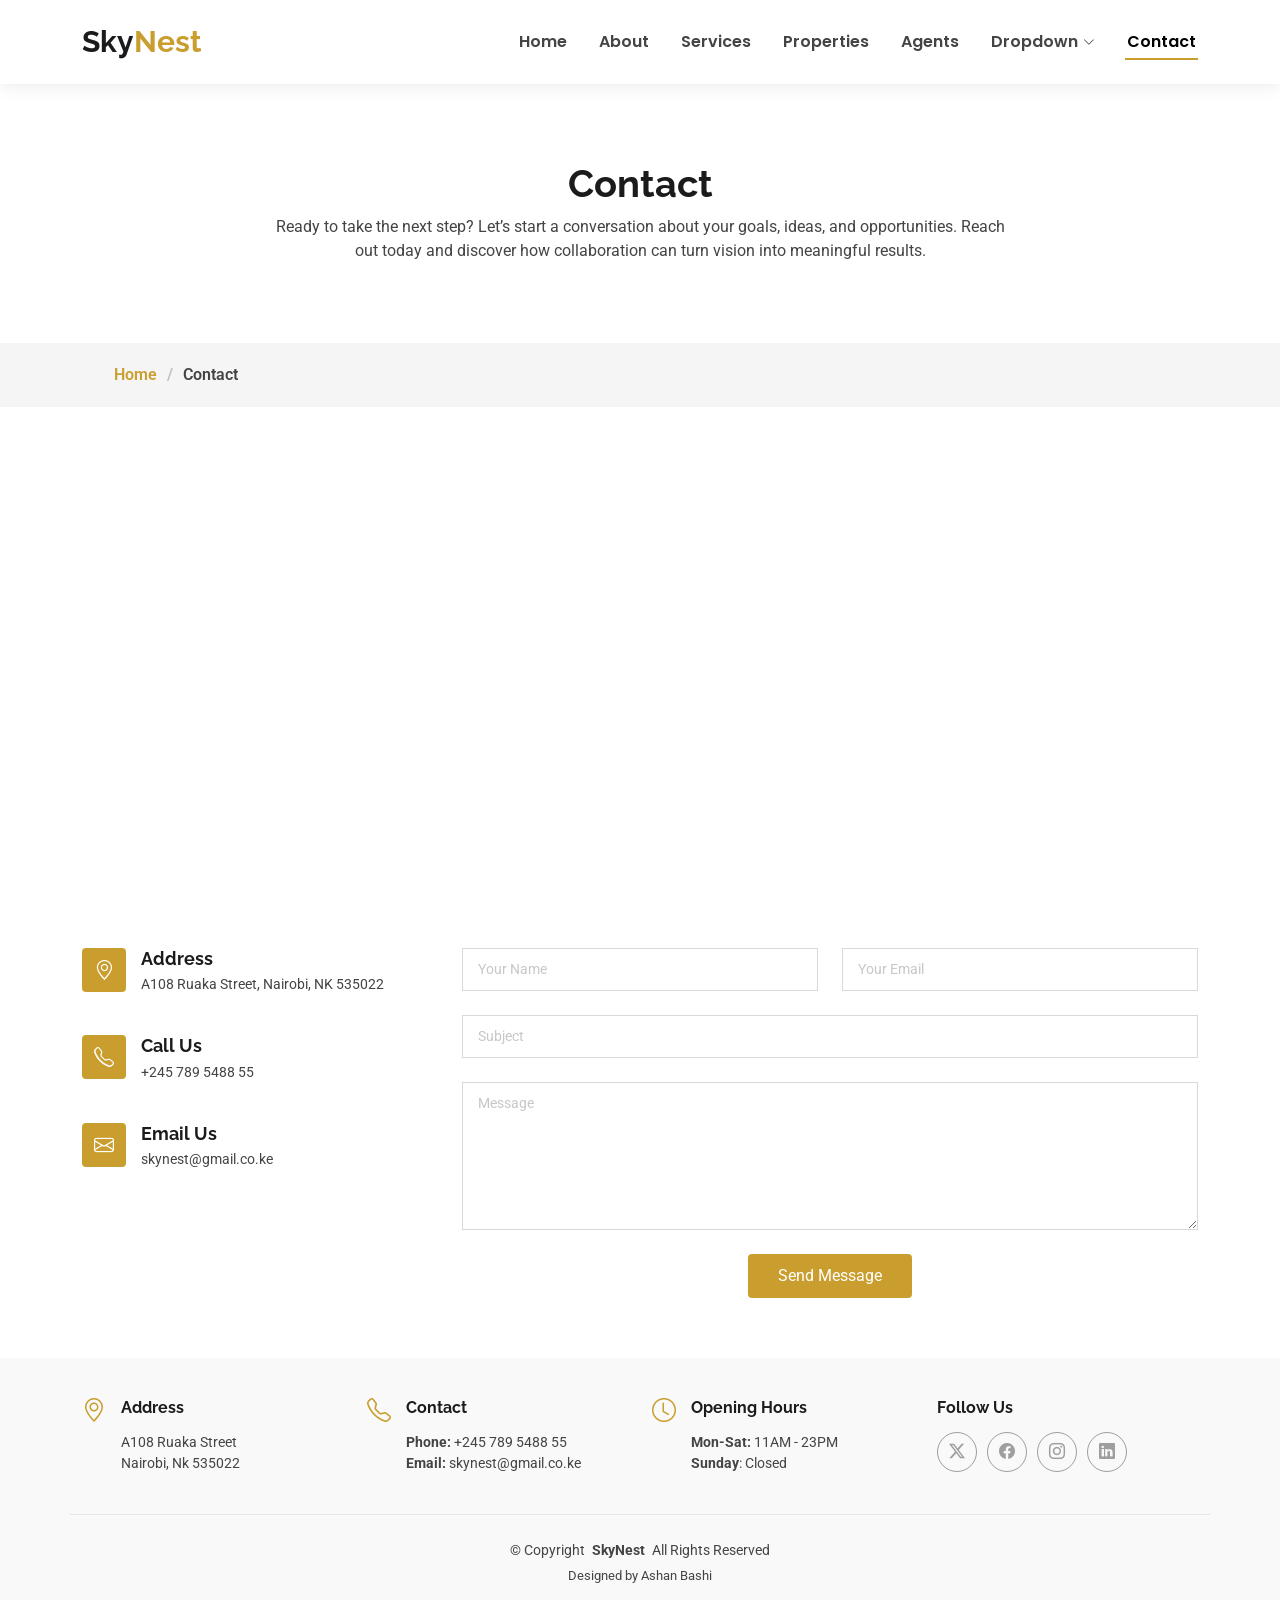
<file: contact.html>
<!DOCTYPE html>
<html lang="en">

<head>
  <meta charset="utf-8">
  <meta content="width=device-width, initial-scale=1.0" name="viewport">
  <title>Contact - SkyNest</title>
  <meta name="description" content="">
  <meta name="keywords" content="">

  <!-- Favicons -->
  <link href="assets/img/5-stars.png" rel="icon">
  <link href="assets/img/apple-touch-icon.png" rel="apple-touch-icon">

  <!-- Fonts -->
  <link href="https://fonts.googleapis.com" rel="preconnect">
  <link href="https://fonts.gstatic.com" rel="preconnect" crossorigin>
  <link href="https://fonts.googleapis.com/css2?family=Roboto:ital,wght@0,100;0,300;0,400;0,500;0,700;0,900;1,100;1,300;1,400;1,500;1,700;1,900&family=Poppins:ital,wght@0,100;0,200;0,300;0,400;0,500;0,600;0,700;0,800;0,900;1,100;1,200;1,300;1,400;1,500;1,600;1,700;1,800;1,900&family=Raleway:ital,wght@0,100;0,200;0,300;0,400;0,500;0,600;0,700;0,800;0,900;1,100;1,200;1,300;1,400;1,500;1,600;1,700;1,800;1,900&display=swap" rel="stylesheet">

  <!-- Vendor CSS Files -->
  <link href="assets/vendor/bootstrap/css/bootstrap.min.css" rel="stylesheet">
  <link href="assets/vendor/bootstrap-icons/bootstrap-icons.css" rel="stylesheet">
  <link href="assets/vendor/aos/aos.css" rel="stylesheet">
  <link href="assets/vendor/fontawesome-free/css/all.min.css" rel="stylesheet">
  <link href="assets/vendor/swiper/swiper-bundle.min.css" rel="stylesheet">

  <!-- Main CSS File -->
  <link href="assets/css/main.css" rel="stylesheet">

  <!-- =======================================================
  * Template Name: EstateAgency
  * Template URL: https://bootstrapmade.com/real-estate-agency-bootstrap-template/
  * Updated: Aug 09 2024 with Bootstrap v5.3.3
  * Author: BootstrapMade.com
  * License: https://bootstrapmade.com/license/
  ======================================================== -->
</head>

<body class="contact-page">

  <header id="header" class="header d-flex align-items-center fixed-top">
    <div class="container-fluid container-xl position-relative d-flex align-items-center justify-content-between">

      <a href="index.html" class="logo d-flex align-items-center">
        <!-- Uncomment the line below if you also wish to use an image logo -->
        <!-- <img src="assets/img/logo.png" alt=""> -->
        <h1 class="sitename">Sky<span>Nest</span></h1>
      </a>

      <nav id="navmenu" class="navmenu">
        <ul>
          <li><a href="index.html">Home</a></li>
          <li><a href="about.html">About</a></li>
          <li><a href="services.html">Services</a></li>
          <li><a href="properties.html">Properties</a></li>
          <li><a href="agents.html">Agents</a></li>
          <li class="dropdown"><a href="#"><span>Dropdown</span> <i class="bi bi-chevron-down toggle-dropdown"></i></a>
            <ul>
              <li><a href="#">Dropdown 1</a></li>
              <li class="dropdown"><a href="#"><span>Deep Dropdown</span> <i class="bi bi-chevron-down toggle-dropdown"></i></a>
                <ul>
                  <li><a href="#">Deep Dropdown 1</a></li>
                  <li><a href="#">Deep Dropdown 2</a></li>
                  <li><a href="#">Deep Dropdown 3</a></li>
                  <li><a href="#">Deep Dropdown 4</a></li>
                  <li><a href="#">Deep Dropdown 5</a></li>
                </ul>
              </li>
              <li><a href="#">Dropdown 2</a></li>
              <li><a href="#">Dropdown 3</a></li>
              <li><a href="#">Dropdown 4</a></li>
            </ul>
          </li>
          <li><a href="contact.html" class="active">Contact</a></li>
        </ul>
        <i class="mobile-nav-toggle d-xl-none bi bi-list"></i>
      </nav>

    </div>
  </header>

  <main class="main">

    <!-- Page Title -->
    <div class="page-title" data-aos="fade">
      <div class="heading">
        <div class="container">
          <div class="row d-flex justify-content-center text-center">
            <div class="col-lg-8">
              <h1>Contact</h1>
              <p class="mb-0">Ready to take the next step? Let’s start a conversation about your goals, ideas, and opportunities. Reach out today and discover how collaboration can turn vision into meaningful results.</p>
            </div>
          </div>
        </div>
      </div>
      <nav class="breadcrumbs">
        <div class="container">
          <ol>
            <li><a href="index.html">Home</a></li>
            <li class="current">Contact</li>
          </ol>
        </div>
      </nav>
    </div><!-- End Page Title -->

    <!-- Contact Section -->
    <section id="contact" class="contact section">

      <div class="container" data-aos="fade-up" data-aos-delay="100">

        <div class="mb-4" data-aos="fade-up" data-aos-delay="200">
          <iframe src="https://www.google.com/maps/embed?pb=!1m18!1m12!1m3!1d31911.383939110794!2d36.81826185!3d-1.2138366999999999!2m3!1f0!2f0!3f0!3m2!1i1024!2i768!4f13.1!3m3!1m2!1s0x182f17cf7af4e5a3%3A0x46ae070c58675d4b!2sRunda%2C%20Nairobi!5e0!3m2!1sen!2ske!4v1770294354097!5m2!1sen!2ske" width="600" height="450" style="border:0;" allowfullscreen="" loading="lazy" referrerpolicy="no-referrer-when-downgrade"></iframe>
        </div><!-- End Google Maps -->

        <div class="row gy-4">

          <div class="col-lg-4">
            <div class="info-item d-flex" data-aos="fade-up" data-aos-delay="300">
              <i class="bi bi-geo-alt flex-shrink-0"></i>
              <div>
                <h3>Address</h3>
                <p>A108 Ruaka Street, Nairobi, NK 535022</p>
              </div>
            </div><!-- End Info Item -->

            <div class="info-item d-flex" data-aos="fade-up" data-aos-delay="400">
              <i class="bi bi-telephone flex-shrink-0"></i>
              <div>
                <h3>Call Us</h3>
                <p>+245 789 5488 55</p>
              </div>
            </div><!-- End Info Item -->

            <div class="info-item d-flex" data-aos="fade-up" data-aos-delay="500">
              <i class="bi bi-envelope flex-shrink-0"></i>
              <div>
                <h3>Email Us</h3>
                <p>skynest@gmail.co.ke</p>
              </div>
            </div><!-- End Info Item -->

          </div>

          <div class="col-lg-8">
            <form action="forms/contact.php" method="post" class="php-email-form" data-aos="fade-up" data-aos-delay="200">
              <div class="row gy-4">

                <div class="col-md-6">
                  <input type="text" name="name" class="form-control" placeholder="Your Name" required="">
                </div>

                <div class="col-md-6 ">
                  <input type="email" class="form-control" name="email" placeholder="Your Email" required="">
                </div>

                <div class="col-md-12">
                  <input type="text" class="form-control" name="subject" placeholder="Subject" required="">
                </div>

                <div class="col-md-12">
                  <textarea class="form-control" name="message" rows="6" placeholder="Message" required=""></textarea>
                </div>

                <div class="col-md-12 text-center">
                  <div class="loading">Loading</div>
                  <div class="error-message"></div>
                  <div class="sent-message">Your message has been sent. Thank you!</div>

                  <button type="submit">Send Message</button>
                </div>

              </div>
            </form>
          </div><!-- End Contact Form -->

        </div>

      </div>

    </section><!-- /Contact Section -->

  </main>

  <footer id="footer" class="footer light-background">

   <div class="container">
      <div class="row gy-3">
        <div class="col-lg-3 col-md-6 d-flex">
          <i class="bi bi-geo-alt icon"></i>
          <div class="address">
            <h4>Address</h4>
            <p>A108 Ruaka Street</p>
            <p>Nairobi, Nk 535022</p>
            <p></p>
          </div>

        </div>

        <div class="col-lg-3 col-md-6 d-flex">
          <i class="bi bi-telephone icon"></i>
          <div>
            <h4>Contact</h4>
            <p>
              <strong>Phone:</strong> <span>+245 789 5488 55</span><br>
              <strong>Email:</strong> <span>skynest@gmail.co.ke</span><br>
            </p>
          </div>
        </div>

        <div class="col-lg-3 col-md-6 d-flex">
          <i class="bi bi-clock icon"></i>
          <div>
            <h4>Opening Hours</h4>
            <p>
              <strong>Mon-Sat:</strong> <span>11AM - 23PM</span><br>
              <strong>Sunday</strong>: <span>Closed</span>
            </p>
          </div>
        </div>

        <div class="col-lg-3 col-md-6">
          <h4>Follow Us</h4>
          <div class="social-links d-flex">
            <a href="#" class="twitter"><i class="bi bi-twitter-x"></i></a>
            <a href="#" class="facebook"><i class="bi bi-facebook"></i></a>
            <a href="#" class="instagram"><i class="bi bi-instagram"></i></a>
            <a href="#" class="linkedin"><i class="bi bi-linkedin"></i></a>
          </div>
        </div>

      </div>
    </div>

    <div class="container copyright text-center mt-4">
      <p>© <span>Copyright</span> <strong class="px-1 sitename">SkyNest</strong> <span>All Rights Reserved</span></p>
      <div class="credits">
        <!-- All the links in the footer should remain intact. -->
        <!-- You can delete the links only if you've purchased the pro version. -->
        <!-- Licensing information: https://bootstrapmade.com/license/ -->
        <!-- Purchase the pro version with working PHP/AJAX contact form: [buy-url] -->
        Designed by Ashan Bashi
      </div>
    </div>

  </footer>

  <!-- Scroll Top -->
  <a href="#" id="scroll-top" class="scroll-top d-flex align-items-center justify-content-center"><i class="bi bi-arrow-up-short"></i></a>

  <!-- Preloader -->
  <div id="preloader"></div>

  <!-- Vendor JS Files -->
  <script src="assets/vendor/bootstrap/js/bootstrap.bundle.min.js"></script>
  <script src="assets/vendor/php-email-form/validate.js"></script>
  <script src="assets/vendor/aos/aos.js"></script>
  <script src="assets/vendor/swiper/swiper-bundle.min.js"></script>
  <script src="assets/vendor/purecounter/purecounter_vanilla.js"></script>

  <!-- Main JS File -->
  <script src="assets/js/main.js"></script>

</body>

</html>
</file>
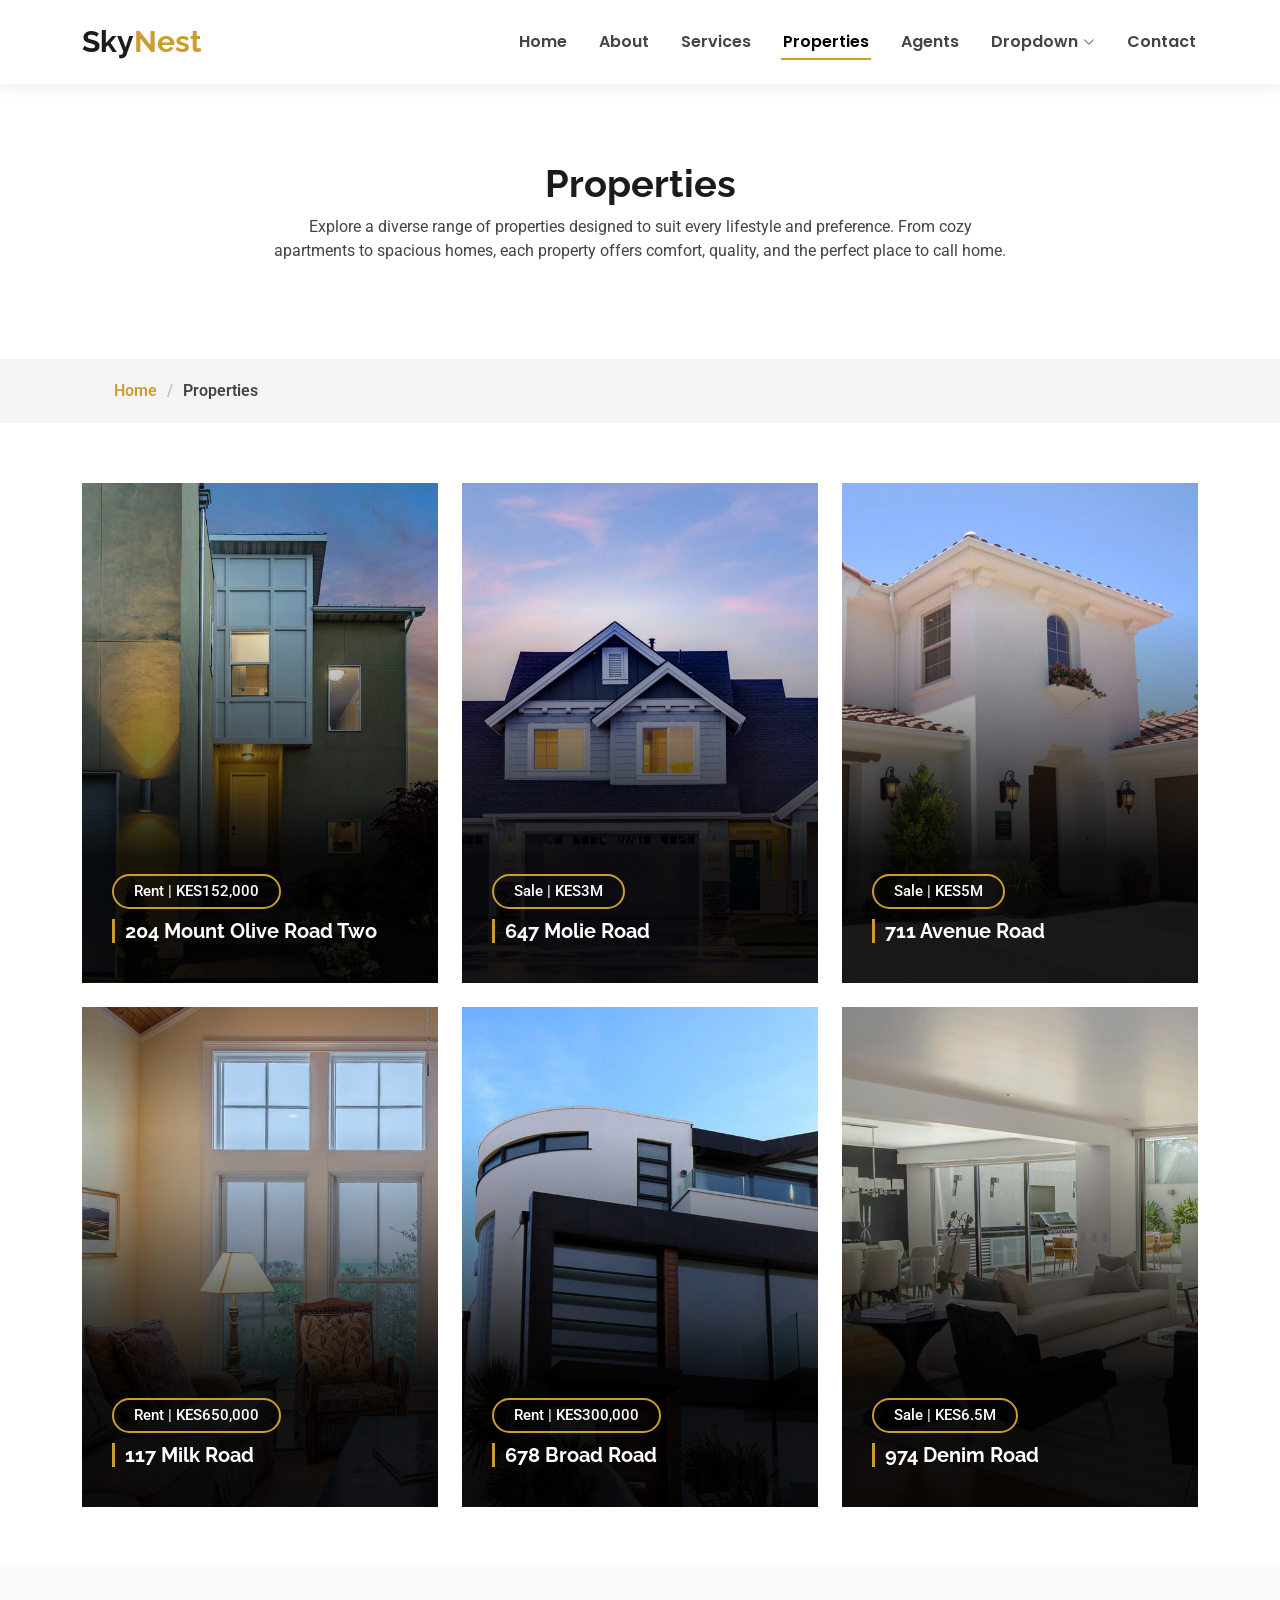
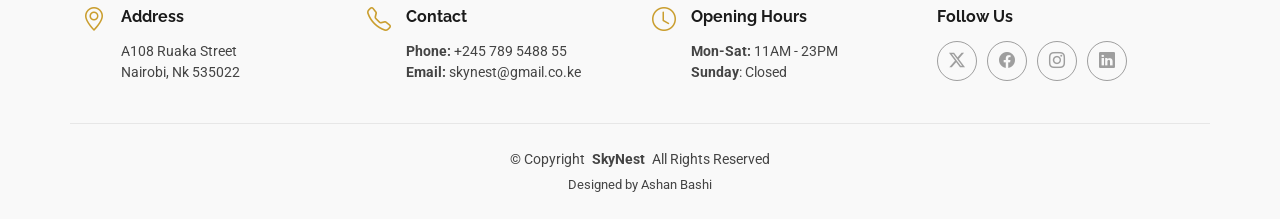
<file: properties.html>
<!DOCTYPE html>
<html lang="en">

<head>
  <meta charset="utf-8">
  <meta content="width=device-width, initial-scale=1.0" name="viewport">
  <title>Properties - SkyNest</title>
  <meta name="description" content="">
  <meta name="keywords" content="">

  <!-- Favicons -->
  <link href="assets/img/5-stars.png" rel="icon">
  <link href="assets/img/apple-touch-icon.png" rel="apple-touch-icon">

  <!-- Fonts -->
  <link href="https://fonts.googleapis.com" rel="preconnect">
  <link href="https://fonts.gstatic.com" rel="preconnect" crossorigin>
  <link href="https://fonts.googleapis.com/css2?family=Roboto:ital,wght@0,100;0,300;0,400;0,500;0,700;0,900;1,100;1,300;1,400;1,500;1,700;1,900&family=Poppins:ital,wght@0,100;0,200;0,300;0,400;0,500;0,600;0,700;0,800;0,900;1,100;1,200;1,300;1,400;1,500;1,600;1,700;1,800;1,900&family=Raleway:ital,wght@0,100;0,200;0,300;0,400;0,500;0,600;0,700;0,800;0,900;1,100;1,200;1,300;1,400;1,500;1,600;1,700;1,800;1,900&display=swap" rel="stylesheet">

  <!-- Vendor CSS Files -->
  <link href="assets/vendor/bootstrap/css/bootstrap.min.css" rel="stylesheet">
  <link href="assets/vendor/bootstrap-icons/bootstrap-icons.css" rel="stylesheet">
  <link href="assets/vendor/aos/aos.css" rel="stylesheet">
  <link href="assets/vendor/fontawesome-free/css/all.min.css" rel="stylesheet">
  <link href="assets/vendor/swiper/swiper-bundle.min.css" rel="stylesheet">

  <!-- Main CSS File -->
  <link href="assets/css/main.css" rel="stylesheet">

  <!-- =======================================================
  * Template Name: EstateAgency
  * Template URL: https://bootstrapmade.com/real-estate-agency-bootstrap-template/
  * Updated: Aug 09 2024 with Bootstrap v5.3.3
  * Author: BootstrapMade.com
  * License: https://bootstrapmade.com/license/
  ======================================================== -->
</head>

<body class="properties-page">

  <header id="header" class="header d-flex align-items-center fixed-top">
    <div class="container-fluid container-xl position-relative d-flex align-items-center justify-content-between">

      <a href="index.html" class="logo d-flex align-items-center">
        <!-- Uncomment the line below if you also wish to use an image logo -->
        <!-- <img src="assets/img/logo.png" alt=""> -->
        <h1 class="sitename">Sky<span>Nest</span></h1>
      </a>

      <nav id="navmenu" class="navmenu">
        <ul>
          <li><a href="index.html">Home</a></li>
          <li><a href="about.html">About</a></li>
          <li><a href="services.html">Services</a></li>
          <li><a href="properties.html" class="active">Properties</a></li>
          <li><a href="agents.html">Agents</a></li>
          <li class="dropdown"><a href="#"><span>Dropdown</span> <i class="bi bi-chevron-down toggle-dropdown"></i></a>
            <ul>
              <li><a href="#">Dropdown 1</a></li>
              <li class="dropdown"><a href="#"><span>Deep Dropdown</span> <i class="bi bi-chevron-down toggle-dropdown"></i></a>
                <ul>
                  <li><a href="#">Deep Dropdown 1</a></li>
                  <li><a href="#">Deep Dropdown 2</a></li>
                  <li><a href="#">Deep Dropdown 3</a></li>
                  <li><a href="#">Deep Dropdown 4</a></li>
                  <li><a href="#">Deep Dropdown 5</a></li>
                </ul>
              </li>
              <li><a href="#">Dropdown 2</a></li>
              <li><a href="#">Dropdown 3</a></li>
              <li><a href="#">Dropdown 4</a></li>
            </ul>
          </li>
          <li><a href="contact.html">Contact</a></li>
        </ul>
        <i class="mobile-nav-toggle d-xl-none bi bi-list"></i>
      </nav>

    </div>
  </header>

  <main class="main">

    <!-- Page Title -->
    <div class="page-title" data-aos="fade">
      <div class="heading">
        <div class="container">
          <div class="row d-flex justify-content-center text-center">
            <div class="col-lg-8">
              <h1>Properties</h1>
              <p>Explore a diverse range of properties designed to suit every lifestyle and preference. From cozy apartments to spacious homes, each property offers comfort, quality, and the perfect place to call home.</p>
            </div>
          </div>
        </div>
      </div>
      <nav class="breadcrumbs">
        <div class="container">
          <ol>
            <li><a href="index.html">Home</a></li>
            <li class="current">Properties</li>
          </ol>
        </div>
      </nav>
    </div><!-- End Page Title -->

    <!-- Real Estate Section -->
    <section id="real-estate" class="real-estate section">

      <div class="container">

        <div class="row gy-4">

          <div class="col-xl-4 col-md-6" data-aos="fade-up" data-aos-delay="100">
            <div class="card">
              <img src="assets/img/properties/property-1.jpg" alt="" class="img-fluid">
              <div class="card-body">
                <span class="sale-rent">Rent | KES152,000</span>
                <h3><a href="property-single.html" class="stretched-link">204 Mount Olive Road Two</a></h3>
                <div class="card-content d-flex flex-column justify-content-center text-center">
                  <div class="row propery-info">
                    <div class="col">Area</div>
                    <div class="col">Beds</div>
                    <div class="col">Baths</div>
                    <div class="col">Garages</div>
                  </div>
                  <div class="row">
                    <div class="col">340m2</div>
                    <div class="col">5</div>
                    <div class="col">2</div>
                    <div class="col">1</div>
                  </div>
                </div>
              </div>
            </div>
          </div><!-- End Property Item -->

          <div class="col-xl-4 col-md-6" data-aos="fade-up" data-aos-delay="200">
            <div class="card">
              <img src="assets/img/properties/property-2.jpg" alt="" class="img-fluid">
              <div class="card-body">
                <span class="sale-rent">Sale | KES3M</span>
                <h3><a href="property-single.html" class="stretched-link">647 Molie Road</a></h3>
                <div class="card-content d-flex flex-column justify-content-center text-center">
                  <div class="row propery-info">
                    <div class="col">Area</div>
                    <div class="col">Beds</div>
                    <div class="col">Baths</div>
                    <div class="col">Garages</div>
                  </div>
                  <div class="row">
                    <div class="col">340m2</div>
                    <div class="col">5</div>
                    <div class="col">2</div>
                    <div class="col">1</div>
                  </div>
                </div>
              </div>
            </div>
          </div><!-- End Property Item -->

          <div class="col-xl-4 col-md-6" data-aos="fade-up" data-aos-delay="300">
            <div class="card">
              <img src="assets/img/properties/property-3.jpg" alt="" class="img-fluid">
              <div class="card-body">
                <span class="sale-rent">Sale | KES5M</span>
                <h3><a href="property-single.html" class="stretched-link">711 Avenue Road</a></h3>
                <div class="card-content d-flex flex-column justify-content-center text-center">
                  <div class="row propery-info">
                    <div class="col">Area</div>
                    <div class="col">Beds</div>
                    <div class="col">Baths</div>
                    <div class="col">Garages</div>
                  </div>
                  <div class="row">
                    <div class="col">340m2</div>
                    <div class="col">5</div>
                    <div class="col">2</div>
                    <div class="col">1</div>
                  </div>
                </div>
              </div>
            </div>
          </div><!-- End Property Item -->

          <div class="col-xl-4 col-md-6" data-aos="fade-up" data-aos-delay="400">
            <div class="card">
              <img src="assets/img/properties/property-4.jpg" alt="" class="img-fluid">
              <div class="card-body">
                <span class="sale-rent">Rent | KES650,000</span>
                <h3><a href="property-single.html" class="stretched-link">117 Milk Road</a></h3>
                <div class="card-content d-flex flex-column justify-content-center text-center">
                  <div class="row propery-info">
                    <div class="col">Area</div>
                    <div class="col">Beds</div>
                    <div class="col">Baths</div>
                    <div class="col">Garages</div>
                  </div>
                  <div class="row">
                    <div class="col">340m2</div>
                    <div class="col">5</div>
                    <div class="col">2</div>
                    <div class="col">1</div>
                  </div>
                </div>
              </div>
            </div>
          </div><!-- End Property Item -->

          <div class="col-xl-4 col-md-6" data-aos="fade-up" data-aos-delay="500">
            <div class="card">
              <img src="assets/img/properties/property-5.jpg" alt="" class="img-fluid">
              <div class="card-body">
                <span class="sale-rent">Rent | KES300,000</span>
                <h3><a href="property-single.html" class="stretched-link">678 Broad Road</a></h3>
                <div class="card-content d-flex flex-column justify-content-center text-center">
                  <div class="row propery-info">
                    <div class="col">Area</div>
                    <div class="col">Beds</div>
                    <div class="col">Baths</div>
                    <div class="col">Garages</div>
                  </div>
                  <div class="row">
                    <div class="col">340m2</div>
                    <div class="col">5</div>
                    <div class="col">2</div>
                    <div class="col">1</div>
                  </div>
                </div>
              </div>
            </div>
          </div><!-- End Property Item -->

          <div class="col-xl-4 col-md-6" data-aos="fade-up" data-aos-delay="600">
            <div class="card">
              <img src="assets/img/properties/property-6.jpg" alt="" class="img-fluid">
              <div class="card-body">
                <span class="sale-rent">Sale | KES6.5M</span>
                <h3><a href="property-single.html" class="stretched-link">974 Denim Road</a></h3>
                <div class="card-content d-flex flex-column justify-content-center text-center">
                  <div class="row propery-info">
                    <div class="col">Area</div>
                    <div class="col">Beds</div>
                    <div class="col">Baths</div>
                    <div class="col">Garages</div>
                  </div>
                  <div class="row">
                    <div class="col">340m2</div>
                    <div class="col">5</div>
                    <div class="col">2</div>
                    <div class="col">1</div>
                  </div>
                </div>
              </div>
            </div>
          </div><!-- End Property Item -->

        </div>

      </div>

    </section><!-- /Real Estate Section -->

  </main>

  <footer id="footer" class="footer light-background">

   <div class="container">
      <div class="row gy-3">
        <div class="col-lg-3 col-md-6 d-flex">
          <i class="bi bi-geo-alt icon"></i>
          <div class="address">
            <h4>Address</h4>
            <p>A108 Ruaka Street</p>
            <p>Nairobi, Nk 535022</p>
            <p></p>
          </div>

        </div>

        <div class="col-lg-3 col-md-6 d-flex">
          <i class="bi bi-telephone icon"></i>
          <div>
            <h4>Contact</h4>
            <p>
              <strong>Phone:</strong> <span>+245 789 5488 55</span><br>
              <strong>Email:</strong> <span>skynest@gmail.co.ke</span><br>
            </p>
          </div>
        </div>

        <div class="col-lg-3 col-md-6 d-flex">
          <i class="bi bi-clock icon"></i>
          <div>
            <h4>Opening Hours</h4>
            <p>
              <strong>Mon-Sat:</strong> <span>11AM - 23PM</span><br>
              <strong>Sunday</strong>: <span>Closed</span>
            </p>
          </div>
        </div>

        <div class="col-lg-3 col-md-6">
          <h4>Follow Us</h4>
          <div class="social-links d-flex">
            <a href="#" class="twitter"><i class="bi bi-twitter-x"></i></a>
            <a href="#" class="facebook"><i class="bi bi-facebook"></i></a>
            <a href="#" class="instagram"><i class="bi bi-instagram"></i></a>
            <a href="#" class="linkedin"><i class="bi bi-linkedin"></i></a>
          </div>
        </div>

      </div>
    </div>

    <div class="container copyright text-center mt-4">
      <p>© <span>Copyright</span> <strong class="px-1 sitename">SkyNest</strong> <span>All Rights Reserved</span></p>
      <div class="credits">
        <!-- All the links in the footer should remain intact. -->
        <!-- You can delete the links only if you've purchased the pro version. -->
        <!-- Licensing information: https://bootstrapmade.com/license/ -->
        <!-- Purchase the pro version with working PHP/AJAX contact form: [buy-url] -->
        Designed by Ashan Bashi
      </div>
    </div>

  </footer>

  <!-- Scroll Top -->
  <a href="#" id="scroll-top" class="scroll-top d-flex align-items-center justify-content-center"><i class="bi bi-arrow-up-short"></i></a>

  <!-- Preloader -->
  <div id="preloader"></div>

  <!-- Vendor JS Files -->
  <script src="assets/vendor/bootstrap/js/bootstrap.bundle.min.js"></script>
  <script src="assets/vendor/php-email-form/validate.js"></script>
  <script src="assets/vendor/aos/aos.js"></script>
  <script src="assets/vendor/swiper/swiper-bundle.min.js"></script>
  <script src="assets/vendor/purecounter/purecounter_vanilla.js"></script>

  <!-- Main JS File -->
  <script src="assets/js/main.js"></script>

</body>

</html>
</file>
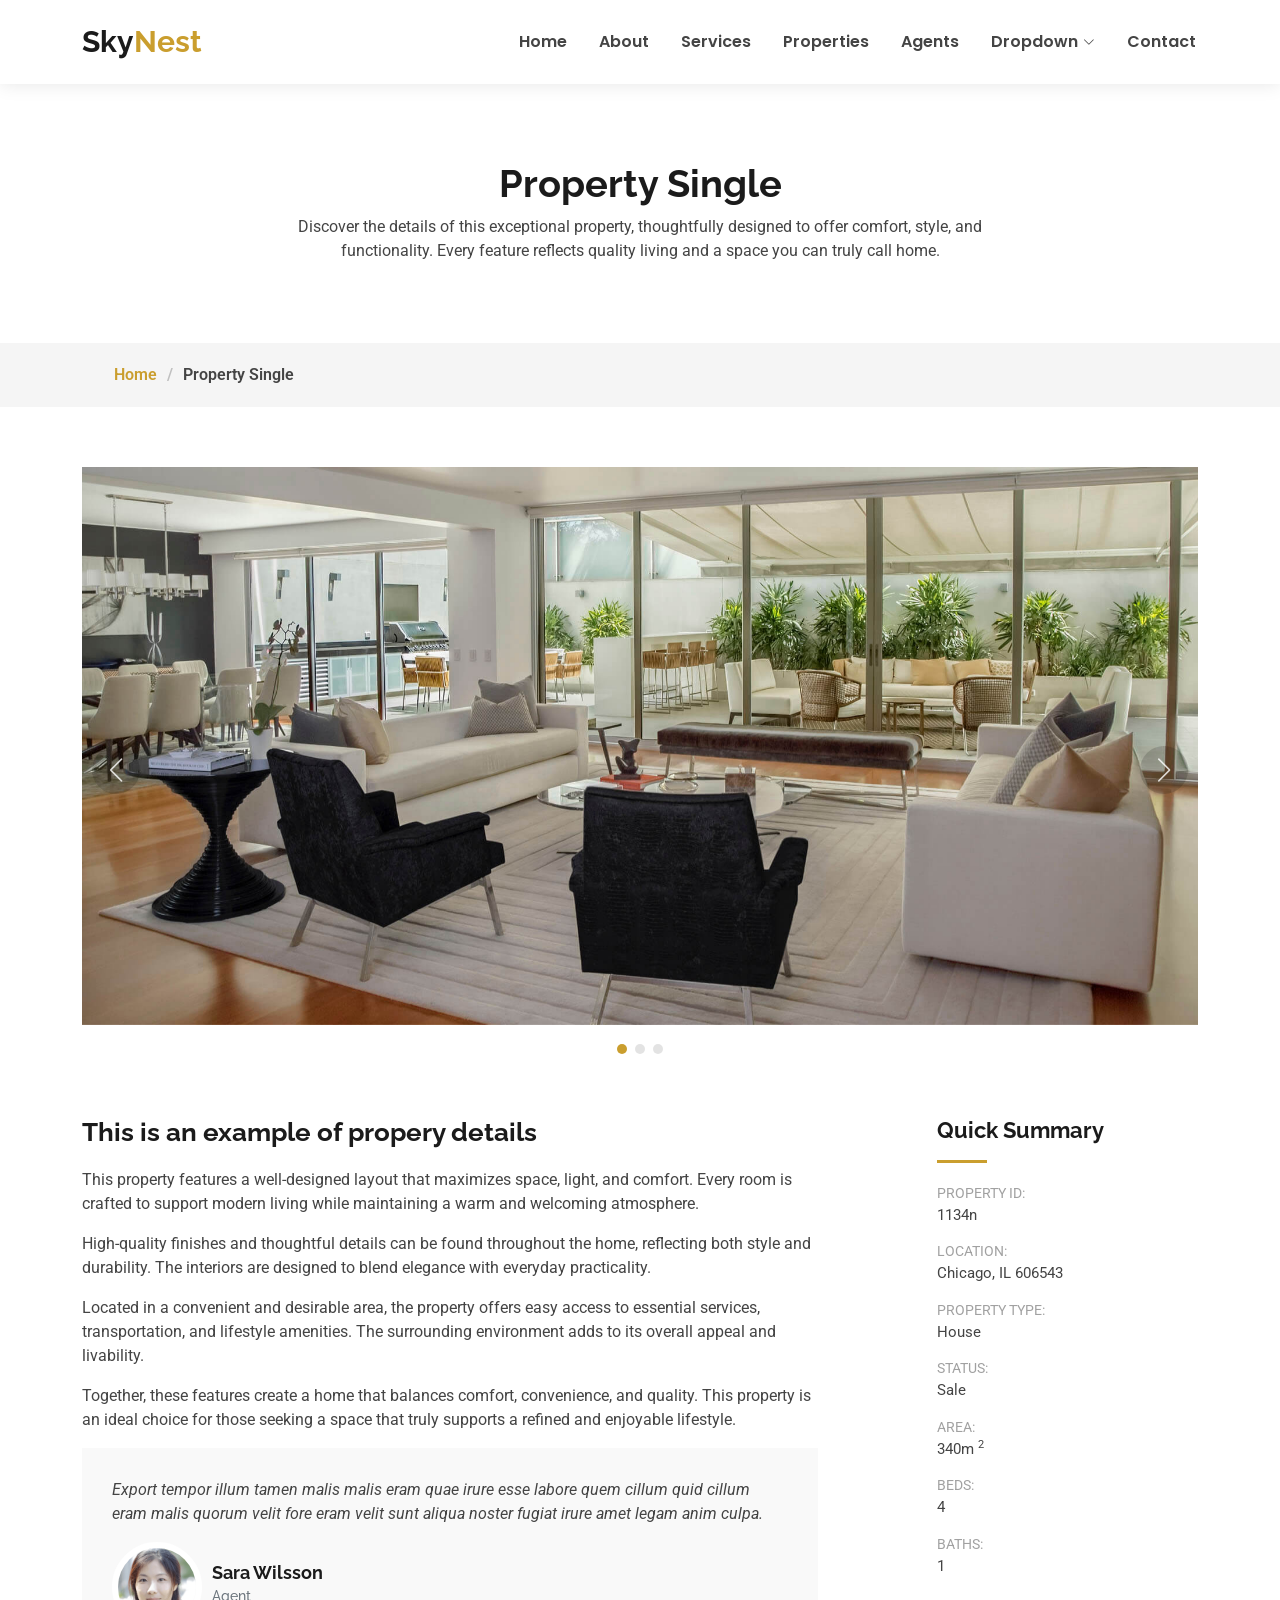
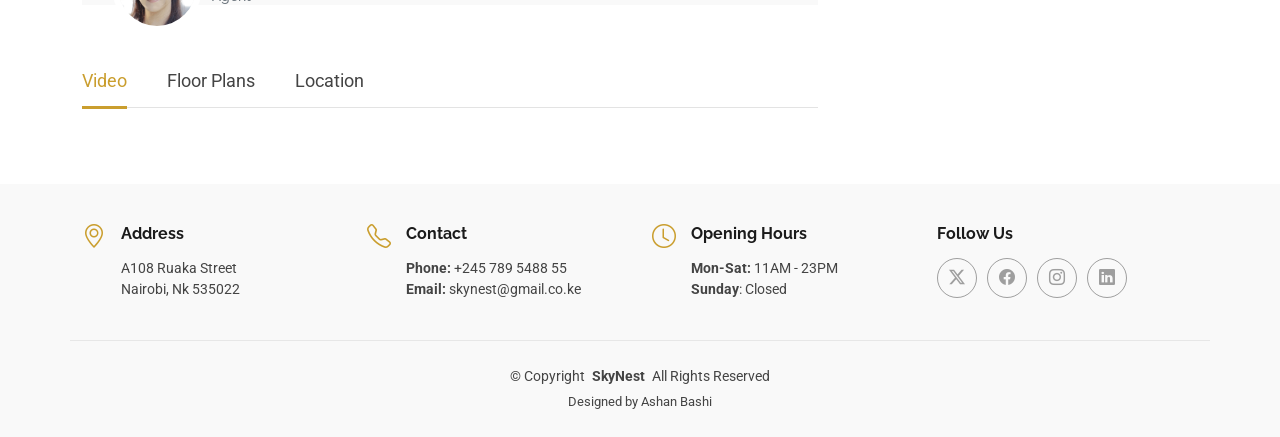
<file: property-single.html>
<!DOCTYPE html>
<html lang="en">

<head>
  <meta charset="utf-8">
  <meta content="width=device-width, initial-scale=1.0" name="viewport">
  <title>Property Single - SkyNest</title>
  <meta name="description" content="">
  <meta name="keywords" content="">

  <!-- Favicons -->
  <link href="assets/img/5-stars.png" rel="icon">
  <link href="assets/img/apple-touch-icon.png" rel="apple-touch-icon">

  <!-- Fonts -->
  <link href="https://fonts.googleapis.com" rel="preconnect">
  <link href="https://fonts.gstatic.com" rel="preconnect" crossorigin>
  <link href="https://fonts.googleapis.com/css2?family=Roboto:ital,wght@0,100;0,300;0,400;0,500;0,700;0,900;1,100;1,300;1,400;1,500;1,700;1,900&family=Poppins:ital,wght@0,100;0,200;0,300;0,400;0,500;0,600;0,700;0,800;0,900;1,100;1,200;1,300;1,400;1,500;1,600;1,700;1,800;1,900&family=Raleway:ital,wght@0,100;0,200;0,300;0,400;0,500;0,600;0,700;0,800;0,900;1,100;1,200;1,300;1,400;1,500;1,600;1,700;1,800;1,900&display=swap" rel="stylesheet">

  <!-- Vendor CSS Files -->
  <link href="assets/vendor/bootstrap/css/bootstrap.min.css" rel="stylesheet">
  <link href="assets/vendor/bootstrap-icons/bootstrap-icons.css" rel="stylesheet">
  <link href="assets/vendor/aos/aos.css" rel="stylesheet">
  <link href="assets/vendor/fontawesome-free/css/all.min.css" rel="stylesheet">
  <link href="assets/vendor/swiper/swiper-bundle.min.css" rel="stylesheet">

  <!-- Main CSS File -->
  <link href="assets/css/main.css" rel="stylesheet">

  <!-- =======================================================
  * Template Name: EstateAgency
  * Template URL: https://bootstrapmade.com/real-estate-agency-bootstrap-template/
  * Updated: Aug 09 2024 with Bootstrap v5.3.3
  * Author: BootstrapMade.com
  * License: https://bootstrapmade.com/license/
  ======================================================== -->
</head>

<body class="property-single-page">

  <header id="header" class="header d-flex align-items-center fixed-top">
    <div class="container-fluid container-xl position-relative d-flex align-items-center justify-content-between">

      <a href="index.html" class="logo d-flex align-items-center">
        <!-- Uncomment the line below if you also wish to use an image logo -->
        <!-- <img src="assets/img/logo.png" alt=""> -->
        <h1 class="sitename">Sky<span>Nest</span></h1>
      </a>

      <nav id="navmenu" class="navmenu">
        <ul>
          <li><a href="index.html">Home</a></li>
          <li><a href="about.html">About</a></li>
          <li><a href="services.html">Services</a></li>
          <li><a href="properties.html">Properties</a></li>
          <li><a href="agents.html">Agents</a></li>
          <li class="dropdown"><a href="#"><span>Dropdown</span> <i class="bi bi-chevron-down toggle-dropdown"></i></a>
            <ul>
              <li><a href="#">Dropdown 1</a></li>
              <li class="dropdown"><a href="#"><span>Deep Dropdown</span> <i class="bi bi-chevron-down toggle-dropdown"></i></a>
                <ul>
                  <li><a href="#">Deep Dropdown 1</a></li>
                  <li><a href="#">Deep Dropdown 2</a></li>
                  <li><a href="#">Deep Dropdown 3</a></li>
                  <li><a href="#">Deep Dropdown 4</a></li>
                  <li><a href="#">Deep Dropdown 5</a></li>
                </ul>
              </li>
              <li><a href="#">Dropdown 2</a></li>
              <li><a href="#">Dropdown 3</a></li>
              <li><a href="#">Dropdown 4</a></li>
            </ul>
          </li>
          <li><a href="contact.html">Contact</a></li>
        </ul>
        <i class="mobile-nav-toggle d-xl-none bi bi-list"></i>
      </nav>

    </div>
  </header>

  <main class="main">

    <!-- Page Title -->
    <div class="page-title" data-aos="fade">
      <div class="heading">
        <div class="container">
          <div class="row d-flex justify-content-center text-center">
            <div class="col-lg-8">
              <h1>Property Single</h1>
              <p class="mb-0">Discover the details of this exceptional property, thoughtfully designed to offer comfort, style, and functionality. Every feature reflects quality living and a space you can truly call home.</p>
            </div>
          </div>
        </div>
      </div>
      <nav class="breadcrumbs">
        <div class="container">
          <ol>
            <li><a href="index.html">Home</a></li>
            <li class="current">Property Single</li>
          </ol>
        </div>
      </nav>
    </div><!-- End Page Title -->

    <!-- Real Estate 2 Section -->
    <section id="real-estate-2" class="real-estate-2 section">

      <div class="container" data-aos="fade-up">

        <div class="portfolio-details-slider swiper init-swiper">
          <script type="application/json" class="swiper-config">
            {
              "loop": true,
              "speed": 600,
              "autoplay": {
                "delay": 5000
              },
              "slidesPerView": "auto",
              "navigation": {
                "nextEl": ".swiper-button-next",
                "prevEl": ".swiper-button-prev"
              },
              "pagination": {
                "el": ".swiper-pagination",
                "type": "bullets",
                "clickable": true
              }
            }
          </script>
          <div class="swiper-wrapper align-items-center">

            <div class="swiper-slide">
              <img src="assets/img/property-slide/property-slide-1.jpg" alt="">
            </div>

            <div class="swiper-slide">
              <img src="assets/img/property-slide/property-slide-2.jpg" alt="">
            </div>

            <div class="swiper-slide">
              <img src="assets/img/property-slide/property-slide-3.jpg" alt="">
            </div>

          </div>
          <div class="swiper-button-prev"></div>
          <div class="swiper-button-next"></div>
          <div class="swiper-pagination"></div>
        </div>

        <div class="row justify-content-between gy-4 mt-4">

          <div class="col-lg-8" data-aos="fade-up">

            <div class="portfolio-description">
              <h2>This is an example of propery details</h2>
              <p>
               This property features a well-designed layout that maximizes space, light, and comfort. Every room is crafted to support modern living while maintaining a warm and welcoming atmosphere.
              </p>
              <p>
                High-quality finishes and thoughtful details can be found throughout the home, reflecting both style and durability. The interiors are designed to blend elegance with everyday practicality.
              </p>

              <p>
                Located in a convenient and desirable area, the property offers easy access to essential services, transportation, and lifestyle amenities. The surrounding environment adds to its overall appeal and livability.
              </p>

              <p>
                Together, these features create a home that balances comfort, convenience, and quality. This property is an ideal choice for those seeking a space that truly supports a refined and enjoyable lifestyle.
              </p>

              <div class="testimonial-item">
                <p>
                  <span>Export tempor illum tamen malis malis eram quae irure esse labore quem cillum quid cillum eram malis quorum velit fore eram velit sunt aliqua noster fugiat irure amet legam anim culpa.</span>
                </p>
                <div>
                  <img src="assets/img/testimonials/testimonials-2.jpg" class="testimonial-img" alt="">
                  <h3>Sara Wilsson</h3>
                  <h4>Agent</h4>
                </div>
              </div>
            </div><!-- End Portfolio Description -->

            <!-- Tabs -->
            <ul class="nav nav-pills mb-3">
              <li><a class="nav-link active" data-bs-toggle="pill" href="#real-estate-2-tab1">Video</a></li>
              <li><a class="nav-link" data-bs-toggle="pill" href="#real-estate-2-tab2">Floor Plans</a></li>
              <li><a class="nav-link" data-bs-toggle="pill" href="#real-estate-2-tab3">Location</a></li>
            </ul><!-- End Tabs -->

            <!-- Tab Content -->
            <div class="tab-content">

              <div class="tab-pane fade show active" id="real-estate-2-tab1">

              </div><!-- End Tab 1 Content -->

              <div class="tab-pane fade" id="real-estate-2-tab2">
                <img src="assets/img/floor-plan.jpg" alt="" class="img-fluid">
              </div><!-- End Tab 2 Content -->

              <div class="tab-pane fade" id="real-estate-2-tab3">
                <iframe style="border:0; width: 100%; height: 400px;" src="https://www.google.com/maps/embed?pb=!1m14!1m8!1m3!1d48389.78314118045!2d-74.006138!3d40.710059!3m2!1i1024!2i768!4f13.1!3m3!1m2!1s0x89c25a22a3bda30d%3A0xb89d1fe6bc499443!2sDowntown%20Conference%20Center!5e0!3m2!1sen!2sus!4v1676961268712!5m2!1sen!2sus" frameborder="0" allowfullscreen="" loading="lazy" referrerpolicy="no-referrer-when-downgrade"></iframe>
              </div><!-- End Tab 3 Content -->

            </div><!-- End Tab Content -->

          </div>

          <div class="col-lg-3" data-aos="fade-up" data-aos-delay="100">
            <div class="portfolio-info">
              <h3>Quick Summary</h3>
              <ul>
                <li><strong>Property ID:</strong> 1134n</li>
                <li><strong>Location:</strong> Chicago, IL 606543</li>
                <li><strong>Property Type:</strong> House</li>
                <li><strong>Status:</strong> Sale</li>
                <li><strong>Area:</strong> <span>340m <sup>2</sup></span></li>
                <li><strong>Beds:</strong> 4</li>
                <li><strong>Baths:</strong> 1</li>
              </ul>
            </div>
          </div>

        </div>

      </div>

    </section><!-- /Real Estate 2 Section -->

  </main>

  <footer id="footer" class="footer light-background">

     <div class="container">
      <div class="row gy-3">
        <div class="col-lg-3 col-md-6 d-flex">
          <i class="bi bi-geo-alt icon"></i>
          <div class="address">
            <h4>Address</h4>
            <p>A108 Ruaka Street</p>
            <p>Nairobi, Nk 535022</p>
            <p></p>
          </div>

        </div>

        <div class="col-lg-3 col-md-6 d-flex">
          <i class="bi bi-telephone icon"></i>
          <div>
            <h4>Contact</h4>
            <p>
              <strong>Phone:</strong> <span>+245 789 5488 55</span><br>
              <strong>Email:</strong> <span>skynest@gmail.co.ke</span><br>
            </p>
          </div>
        </div>

        <div class="col-lg-3 col-md-6 d-flex">
          <i class="bi bi-clock icon"></i>
          <div>
            <h4>Opening Hours</h4>
            <p>
              <strong>Mon-Sat:</strong> <span>11AM - 23PM</span><br>
              <strong>Sunday</strong>: <span>Closed</span>
            </p>
          </div>
        </div>

        <div class="col-lg-3 col-md-6">
          <h4>Follow Us</h4>
          <div class="social-links d-flex">
            <a href="#" class="twitter"><i class="bi bi-twitter-x"></i></a>
            <a href="#" class="facebook"><i class="bi bi-facebook"></i></a>
            <a href="#" class="instagram"><i class="bi bi-instagram"></i></a>
            <a href="#" class="linkedin"><i class="bi bi-linkedin"></i></a>
          </div>
        </div>

      </div>
    </div>

    <div class="container copyright text-center mt-4">
      <p>© <span>Copyright</span> <strong class="px-1 sitename">SkyNest</strong> <span>All Rights Reserved</span></p>
      <div class="credits">
        <!-- All the links in the footer should remain intact. -->
        <!-- You can delete the links only if you've purchased the pro version. -->
        <!-- Licensing information: https://bootstrapmade.com/license/ -->
        <!-- Purchase the pro version with working PHP/AJAX contact form: [buy-url] -->
        Designed by Ashan Bashi
      </div>
    </div>

  </footer>

  <!-- Scroll Top -->
  <a href="#" id="scroll-top" class="scroll-top d-flex align-items-center justify-content-center"><i class="bi bi-arrow-up-short"></i></a>

  <!-- Preloader -->
  <div id="preloader"></div>

  <!-- Vendor JS Files -->
  <script src="assets/vendor/bootstrap/js/bootstrap.bundle.min.js"></script>
  <script src="assets/vendor/php-email-form/validate.js"></script>
  <script src="assets/vendor/aos/aos.js"></script>
  <script src="assets/vendor/swiper/swiper-bundle.min.js"></script>
  <script src="assets/vendor/purecounter/purecounter_vanilla.js"></script>

  <!-- Main JS File -->
  <script src="assets/js/main.js"></script>

</body>

</html>
</file>
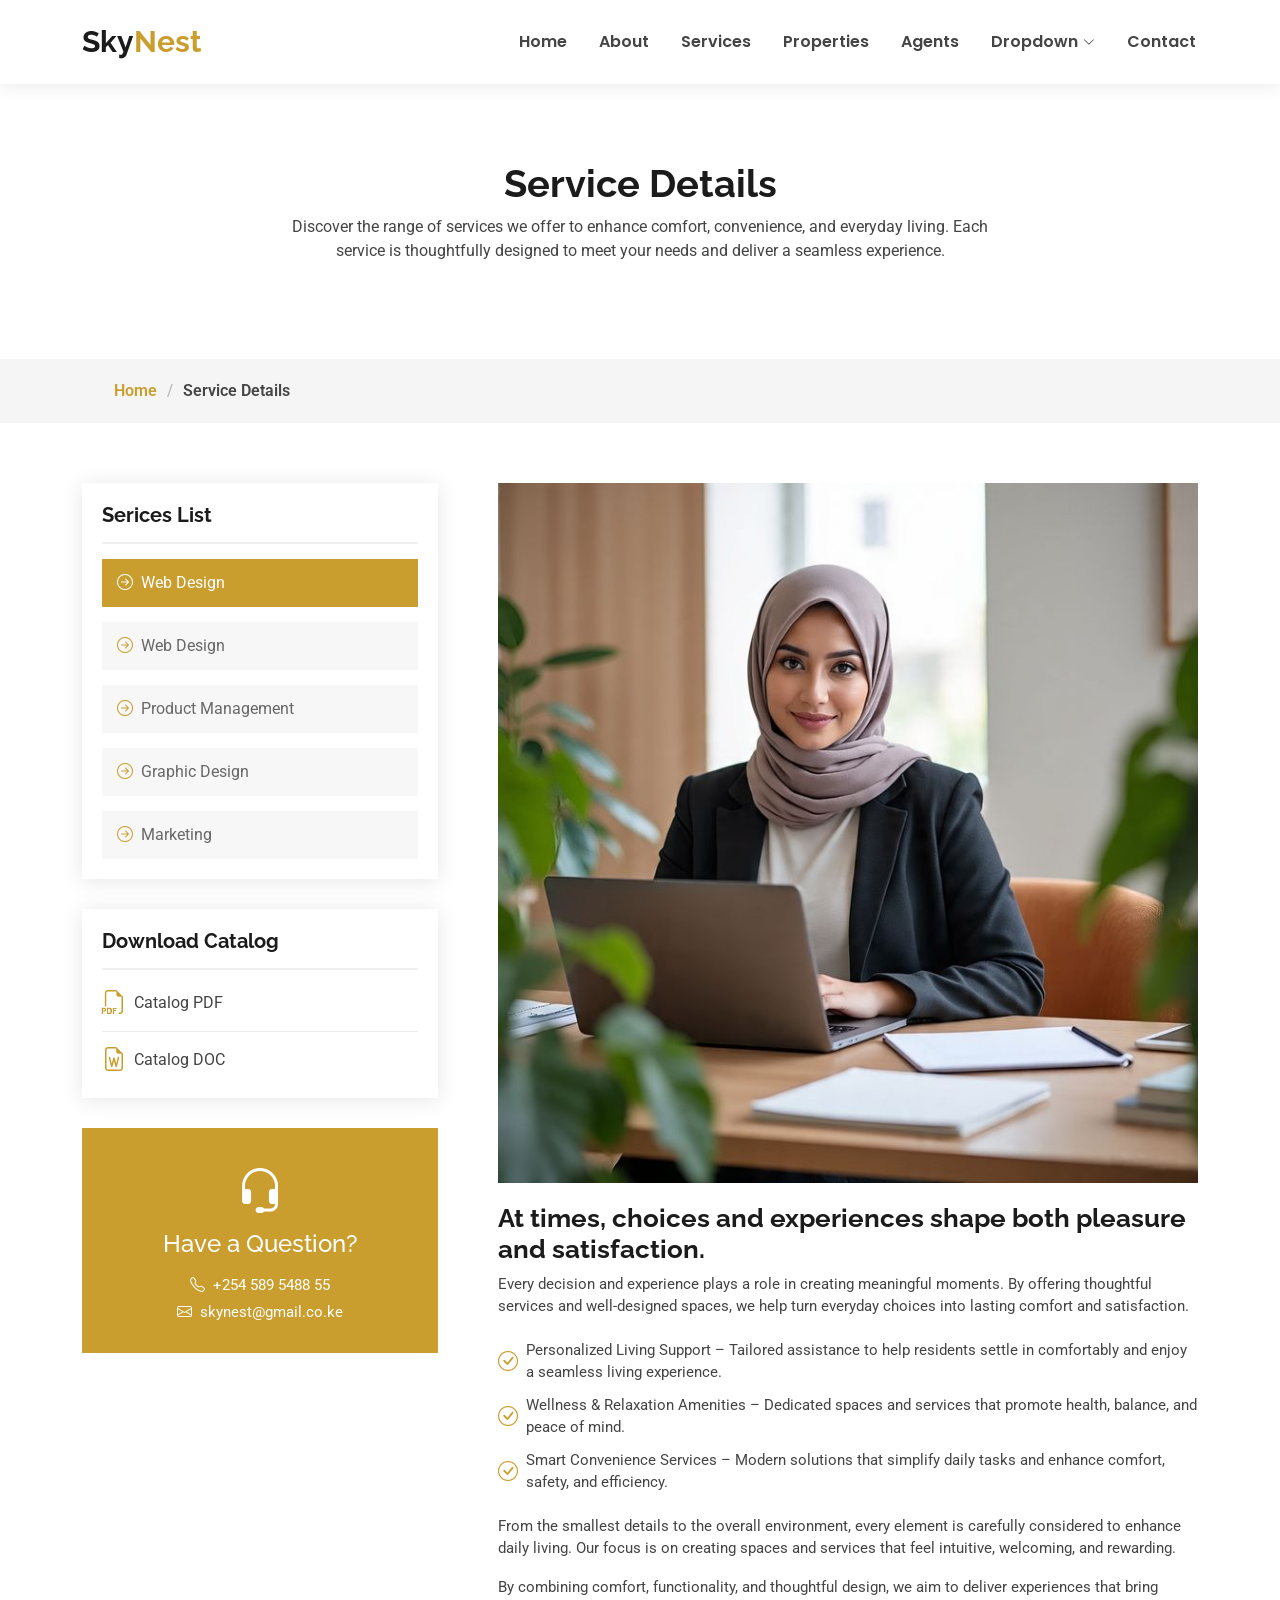
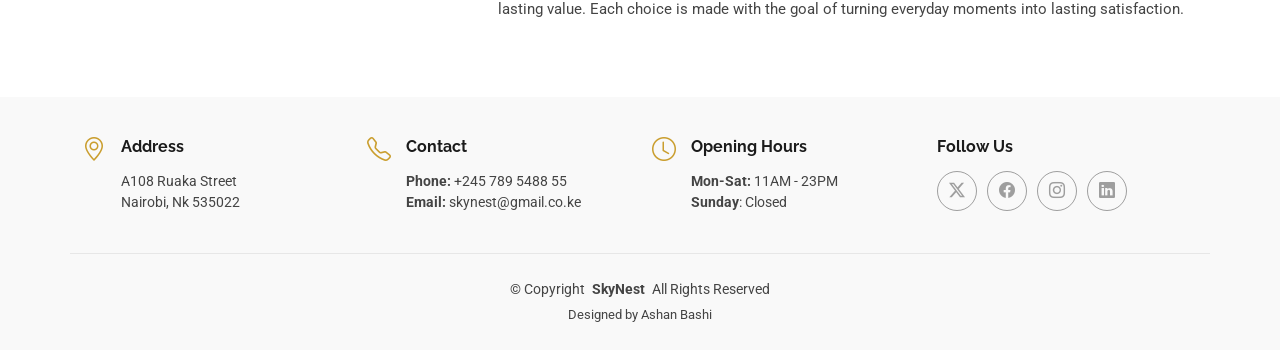
<file: service-details.html>
<!DOCTYPE html>
<html lang="en">

<head>
  <meta charset="utf-8">
  <meta content="width=device-width, initial-scale=1.0" name="viewport">
  <title>Service Details - SkyNest</title>
  <meta name="description" content="">
  <meta name="keywords" content="">

  <!-- Favicons -->
  <link href="assets/img/5-stars.png" rel="icon">
  <link href="assets/img/apple-touch-icon.png" rel="apple-touch-icon">

  <!-- Fonts -->
  <link href="https://fonts.googleapis.com" rel="preconnect">
  <link href="https://fonts.gstatic.com" rel="preconnect" crossorigin>
  <link href="https://fonts.googleapis.com/css2?family=Roboto:ital,wght@0,100;0,300;0,400;0,500;0,700;0,900;1,100;1,300;1,400;1,500;1,700;1,900&family=Poppins:ital,wght@0,100;0,200;0,300;0,400;0,500;0,600;0,700;0,800;0,900;1,100;1,200;1,300;1,400;1,500;1,600;1,700;1,800;1,900&family=Raleway:ital,wght@0,100;0,200;0,300;0,400;0,500;0,600;0,700;0,800;0,900;1,100;1,200;1,300;1,400;1,500;1,600;1,700;1,800;1,900&display=swap" rel="stylesheet">

  <!-- Vendor CSS Files -->
  <link href="assets/vendor/bootstrap/css/bootstrap.min.css" rel="stylesheet">
  <link href="assets/vendor/bootstrap-icons/bootstrap-icons.css" rel="stylesheet">
  <link href="assets/vendor/aos/aos.css" rel="stylesheet">
  <link href="assets/vendor/fontawesome-free/css/all.min.css" rel="stylesheet">
  <link href="assets/vendor/swiper/swiper-bundle.min.css" rel="stylesheet">

  <!-- Main CSS File -->
  <link href="assets/css/main.css" rel="stylesheet">

  <!-- =======================================================
  * Template Name: EstateAgency
  * Template URL: https://bootstrapmade.com/real-estate-agency-bootstrap-template/
  * Updated: Aug 09 2024 with Bootstrap v5.3.3
  * Author: BootstrapMade.com
  * License: https://bootstrapmade.com/license/
  ======================================================== -->
</head>

<body class="service-details-page">

  <header id="header" class="header d-flex align-items-center fixed-top">
    <div class="container-fluid container-xl position-relative d-flex align-items-center justify-content-between">

      <a href="index.html" class="logo d-flex align-items-center">
        <!-- Uncomment the line below if you also wish to use an image logo -->
        <!-- <img src="assets/img/logo.png" alt=""> -->
        <h1 class="sitename">Sky<span>Nest</span></h1>
      </a>

      <nav id="navmenu" class="navmenu">
        <ul>
          <li><a href="index.html">Home</a></li>
          <li><a href="about.html">About</a></li>
          <li><a href="services.html">Services</a></li>
          <li><a href="properties.html">Properties</a></li>
          <li><a href="agents.html">Agents</a></li>
          <li class="dropdown"><a href="#"><span>Dropdown</span> <i class="bi bi-chevron-down toggle-dropdown"></i></a>
            <ul>
              <li><a href="#">Dropdown 1</a></li>
              <li class="dropdown"><a href="#"><span>Deep Dropdown</span> <i class="bi bi-chevron-down toggle-dropdown"></i></a>
                <ul>
                  <li><a href="#">Deep Dropdown 1</a></li>
                  <li><a href="#">Deep Dropdown 2</a></li>
                  <li><a href="#">Deep Dropdown 3</a></li>
                  <li><a href="#">Deep Dropdown 4</a></li>
                  <li><a href="#">Deep Dropdown 5</a></li>
                </ul>
              </li>
              <li><a href="#">Dropdown 2</a></li>
              <li><a href="#">Dropdown 3</a></li>
              <li><a href="#">Dropdown 4</a></li>
            </ul>
          </li>
          <li><a href="contact.html">Contact</a></li>
        </ul>
        <i class="mobile-nav-toggle d-xl-none bi bi-list"></i>
      </nav>

    </div>
  </header>

  <main class="main">

    <!-- Page Title -->
    <div class="page-title" data-aos="fade">
      <div class="heading">
        <div class="container">
          <div class="row d-flex justify-content-center text-center">
            <div class="col-lg-8">
              <h1>Service Details</h1>
              <p>Discover the range of services we offer to enhance comfort, convenience, and everyday living. Each service is thoughtfully designed to meet your needs and deliver a seamless experience.</p>
            </div>
          </div>
        </div>
      </div>
      <nav class="breadcrumbs">
        <div class="container">
          <ol>
            <li><a href="index.html">Home</a></li>
            <li class="current">Service Details</li>
          </ol>
        </div>
      </nav>
    </div><!-- End Page Title -->

    <!-- Service Details Section -->
    <section id="service-details" class="service-details section">

      <div class="container">

        <div class="row gy-5">

          <div class="col-lg-4" data-aos="fade-up" data-aos-delay="100">

            <div class="service-box">
              <h4>Serices List</h4>
              <div class="services-list">
                <a href="#" class="active"><i class="bi bi-arrow-right-circle"></i><span>Web Design</span></a>
                <a href="#"><i class="bi bi-arrow-right-circle"></i><span>Web Design</span></a>
                <a href="#"><i class="bi bi-arrow-right-circle"></i><span>Product Management</span></a>
                <a href="#"><i class="bi bi-arrow-right-circle"></i><span>Graphic Design</span></a>
                <a href="#"><i class="bi bi-arrow-right-circle"></i><span>Marketing</span></a>
              </div>
            </div><!-- End Services List -->

            <div class="service-box">
              <h4>Download Catalog</h4>
              <div class="download-catalog">
                <a href="#"><i class="bi bi-filetype-pdf"></i><span>Catalog PDF</span></a>
                <a href="#"><i class="bi bi-file-earmark-word"></i><span>Catalog DOC</span></a>
              </div>
            </div><!-- End Services List -->

            <div class="help-box d-flex flex-column justify-content-center align-items-center">
              <i class="bi bi-headset help-icon"></i>
              <h4>Have a Question?</h4>
              <p class="d-flex align-items-center mt-2 mb-0"><i class="bi bi-telephone me-2"></i> <span>+254 589 5488 55</span></p>
              <p class="d-flex align-items-center mt-1 mb-0"><i class="bi bi-envelope me-2"></i> <a href="mailto:contact@example.com">skynest@gmail.co.ke</a></p>
            </div>

          </div>

          <div class="col-lg-8 ps-lg-5" data-aos="fade-up" data-aos-delay="200">
            <img src="assets/img/hijabi.jpg" alt="" class="img-fluid services-img">
            <h3>At times, choices and experiences shape both pleasure and satisfaction.</h3>
            <p>
              Every decision and experience plays a role in creating meaningful moments. By offering thoughtful services and well-designed spaces, we help turn everyday choices into lasting comfort and satisfaction.
            </p>
            <ul>
              <li><i class="bi bi-check-circle"></i> <span>Personalized Living Support – Tailored assistance to help residents settle in comfortably and enjoy a seamless living experience.</span></li>
              <li><i class="bi bi-check-circle"></i> <span>Wellness & Relaxation Amenities – Dedicated spaces and services that promote health, balance, and peace of mind.</span></li>
              <li><i class="bi bi-check-circle"></i> <span>Smart Convenience Services – Modern solutions that simplify daily tasks and enhance comfort, safety, and efficiency.</span></li>
            </ul>
            <p>
              From the smallest details to the overall environment, every element is carefully considered to enhance daily living. Our focus is on creating spaces and services that feel intuitive, welcoming, and rewarding.
            </p>
            <p>
              By combining comfort, functionality, and thoughtful design, we aim to deliver experiences that bring lasting value. Each choice is made with the goal of turning everyday moments into lasting satisfaction.
            </p>
          </div>

        </div>

      </div>

    </section><!-- /Service Details Section -->

  </main>

  <footer id="footer" class="footer light-background">

     <div class="container">
      <div class="row gy-3">
        <div class="col-lg-3 col-md-6 d-flex">
          <i class="bi bi-geo-alt icon"></i>
          <div class="address">
            <h4>Address</h4>
            <p>A108 Ruaka Street</p>
            <p>Nairobi, Nk 535022</p>
            <p></p>
          </div>

        </div>

        <div class="col-lg-3 col-md-6 d-flex">
          <i class="bi bi-telephone icon"></i>
          <div>
            <h4>Contact</h4>
            <p>
              <strong>Phone:</strong> <span>+245 789 5488 55</span><br>
              <strong>Email:</strong> <span>skynest@gmail.co.ke</span><br>
            </p>
          </div>
        </div>

        <div class="col-lg-3 col-md-6 d-flex">
          <i class="bi bi-clock icon"></i>
          <div>
            <h4>Opening Hours</h4>
            <p>
              <strong>Mon-Sat:</strong> <span>11AM - 23PM</span><br>
              <strong>Sunday</strong>: <span>Closed</span>
            </p>
          </div>
        </div>

        <div class="col-lg-3 col-md-6">
          <h4>Follow Us</h4>
          <div class="social-links d-flex">
            <a href="#" class="twitter"><i class="bi bi-twitter-x"></i></a>
            <a href="#" class="facebook"><i class="bi bi-facebook"></i></a>
            <a href="#" class="instagram"><i class="bi bi-instagram"></i></a>
            <a href="#" class="linkedin"><i class="bi bi-linkedin"></i></a>
          </div>
        </div>

      </div>
    </div>

    <div class="container copyright text-center mt-4">
      <p>© <span>Copyright</span> <strong class="px-1 sitename">SkyNest</strong> <span>All Rights Reserved</span></p>
      <div class="credits">
        <!-- All the links in the footer should remain intact. -->
        <!-- You can delete the links only if you've purchased the pro version. -->
        <!-- Licensing information: https://bootstrapmade.com/license/ -->
        <!-- Purchase the pro version with working PHP/AJAX contact form: [buy-url] -->
        Designed by Ashan Bashi
      </div>
    </div>

  </footer>

  <!-- Scroll Top -->
  <a href="#" id="scroll-top" class="scroll-top d-flex align-items-center justify-content-center"><i class="bi bi-arrow-up-short"></i></a>

  <!-- Preloader -->
  <div id="preloader"></div>

  <!-- Vendor JS Files -->
  <script src="assets/vendor/bootstrap/js/bootstrap.bundle.min.js"></script>
  <script src="assets/vendor/php-email-form/validate.js"></script>
  <script src="assets/vendor/aos/aos.js"></script>
  <script src="assets/vendor/swiper/swiper-bundle.min.js"></script>
  <script src="assets/vendor/purecounter/purecounter_vanilla.js"></script>

  <!-- Main JS File -->
  <script src="assets/js/main.js"></script>

</body>

</html>
</file>
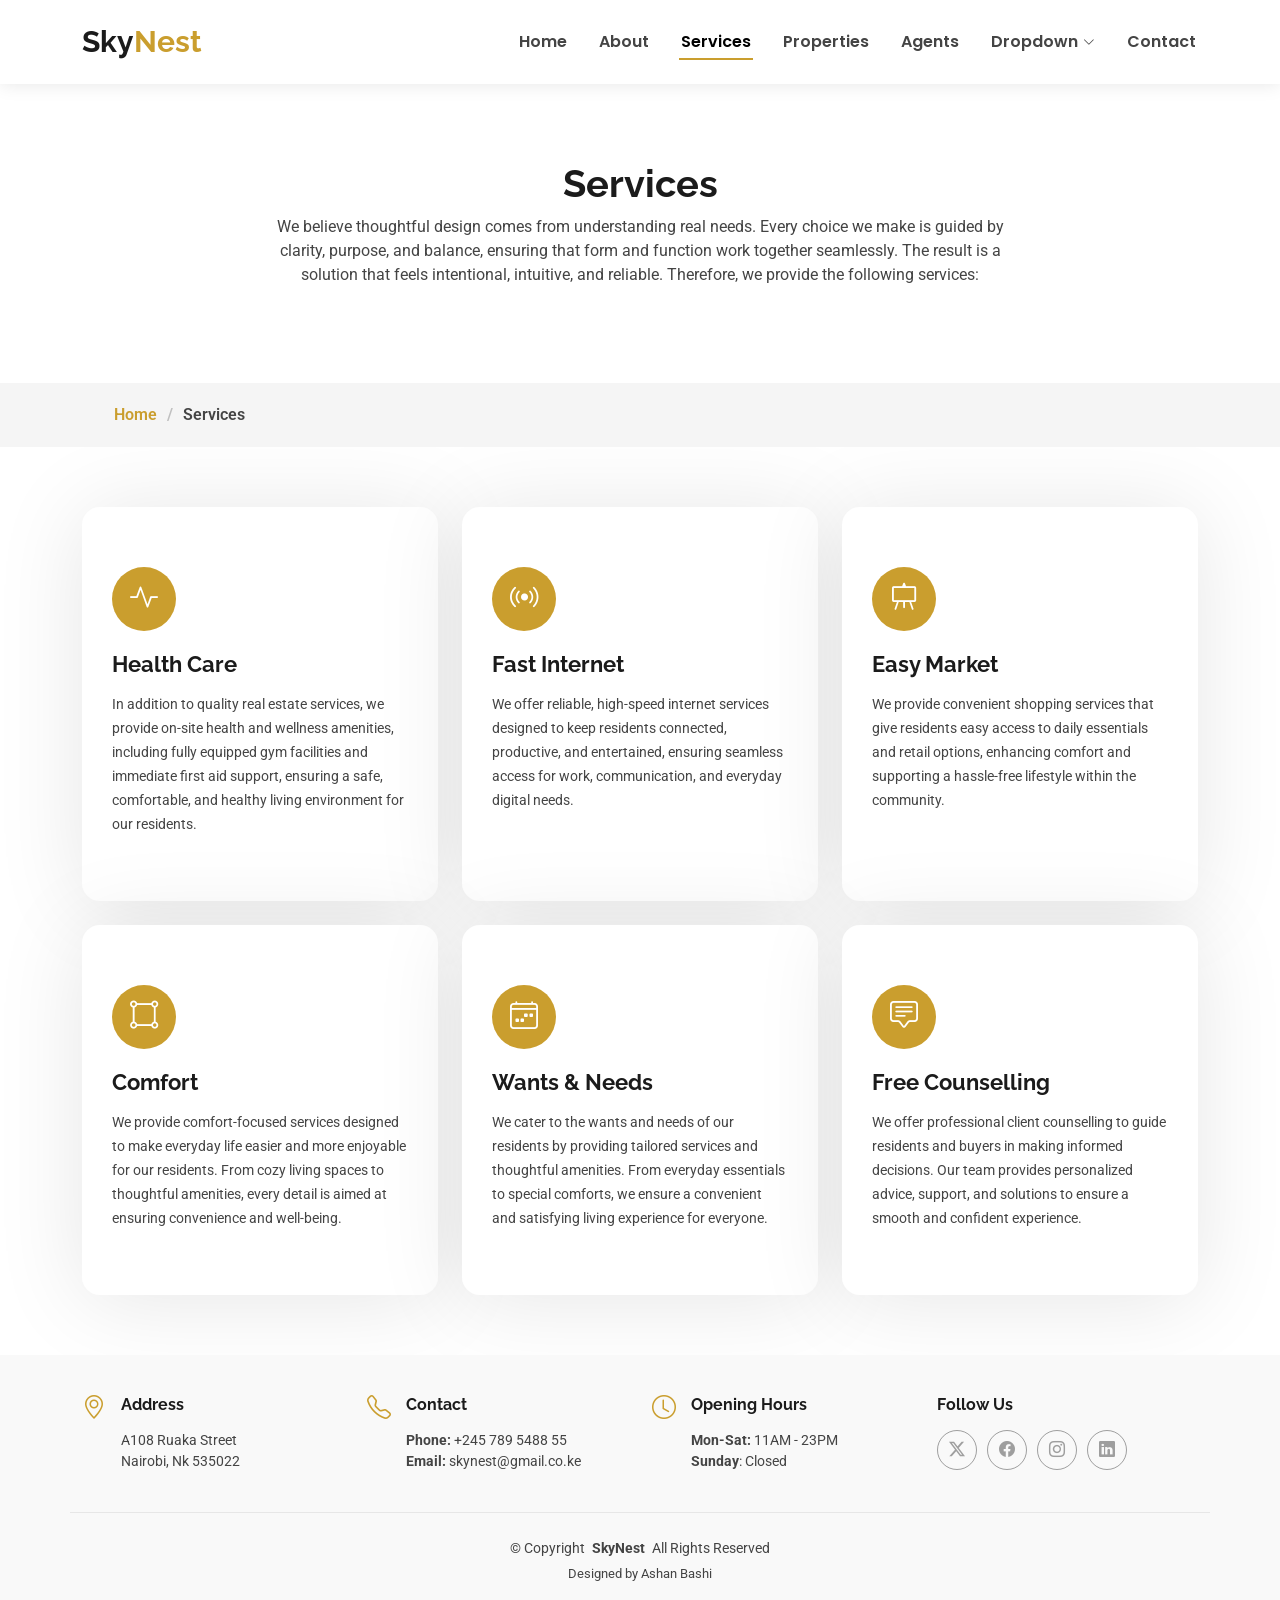
<file: services.html>
<!DOCTYPE html>
<html lang="en">

<head>
  <meta charset="utf-8">
  <meta content="width=device-width, initial-scale=1.0" name="viewport">
  <title>Services - SkyNest</title>
  <meta name="description" content="">
  <meta name="keywords" content="">

  <!-- Favicons -->
  <link href="assets/img/5-stars.png" rel="icon">
  <link href="assets/img/apple-touch-icon.png" rel="apple-touch-icon">

  <!-- Fonts -->
  <link href="https://fonts.googleapis.com" rel="preconnect">
  <link href="https://fonts.gstatic.com" rel="preconnect" crossorigin>
  <link href="https://fonts.googleapis.com/css2?family=Roboto:ital,wght@0,100;0,300;0,400;0,500;0,700;0,900;1,100;1,300;1,400;1,500;1,700;1,900&family=Poppins:ital,wght@0,100;0,200;0,300;0,400;0,500;0,600;0,700;0,800;0,900;1,100;1,200;1,300;1,400;1,500;1,600;1,700;1,800;1,900&family=Raleway:ital,wght@0,100;0,200;0,300;0,400;0,500;0,600;0,700;0,800;0,900;1,100;1,200;1,300;1,400;1,500;1,600;1,700;1,800;1,900&display=swap" rel="stylesheet">

  <!-- Vendor CSS Files -->
  <link href="assets/vendor/bootstrap/css/bootstrap.min.css" rel="stylesheet">
  <link href="assets/vendor/bootstrap-icons/bootstrap-icons.css" rel="stylesheet">
  <link href="assets/vendor/aos/aos.css" rel="stylesheet">
  <link href="assets/vendor/fontawesome-free/css/all.min.css" rel="stylesheet">
  <link href="assets/vendor/swiper/swiper-bundle.min.css" rel="stylesheet">

  <!-- Main CSS File -->
  <link href="assets/css/main.css" rel="stylesheet">

  <!-- =======================================================
  * Template Name: EstateAgency
  * Template URL: https://bootstrapmade.com/real-estate-agency-bootstrap-template/
  * Updated: Aug 09 2024 with Bootstrap v5.3.3
  * Author: BootstrapMade.com
  * License: https://bootstrapmade.com/license/
  ======================================================== -->
</head>

<body class="services-page">

  <header id="header" class="header d-flex align-items-center fixed-top">
    <div class="container-fluid container-xl position-relative d-flex align-items-center justify-content-between">

      <a href="index.html" class="logo d-flex align-items-center">
        <!-- Uncomment the line below if you also wish to use an image logo -->
        <!-- <img src="assets/img/logo.png" alt=""> -->
        <h1 class="sitename">Sky<span>Nest</span></h1>
      </a>

      <nav id="navmenu" class="navmenu">
        <ul>
          <li><a href="index.html">Home</a></li>
          <li><a href="about.html">About</a></li>
          <li><a href="services.html" class="active">Services</a></li>
          <li><a href="properties.html">Properties</a></li>
          <li><a href="agents.html">Agents</a></li>
          <li class="dropdown"><a href="#"><span>Dropdown</span> <i class="bi bi-chevron-down toggle-dropdown"></i></a>
            <ul>
              <li><a href="#">Dropdown 1</a></li>
              <li class="dropdown"><a href="#"><span>Deep Dropdown</span> <i class="bi bi-chevron-down toggle-dropdown"></i></a>
                <ul>
                  <li><a href="#">Deep Dropdown 1</a></li>
                  <li><a href="#">Deep Dropdown 2</a></li>
                  <li><a href="#">Deep Dropdown 3</a></li>
                  <li><a href="#">Deep Dropdown 4</a></li>
                  <li><a href="#">Deep Dropdown 5</a></li>
                </ul>
              </li>
              <li><a href="#">Dropdown 2</a></li>
              <li><a href="#">Dropdown 3</a></li>
              <li><a href="#">Dropdown 4</a></li>
            </ul>
          </li>
          <li><a href="contact.html">Contact</a></li>
        </ul>
        <i class="mobile-nav-toggle d-xl-none bi bi-list"></i>
      </nav>

    </div>
  </header>

  <main class="main">

    <!-- Page Title -->
    <div class="page-title" data-aos="fade">
      <div class="heading">
        <div class="container">
          <div class="row d-flex justify-content-center text-center">
            <div class="col-lg-8">
              <h1>Services</h1>
              <p>We believe thoughtful design comes from understanding real needs. Every choice we make is guided by clarity, purpose, and balance, ensuring that form and function work together seamlessly. The result is a solution that feels intentional, intuitive, and reliable. Therefore, we provide the following services: </p>
            </div>
          </div>
        </div>
      </div>
      <nav class="breadcrumbs">
        <div class="container">
          <ol>
            <li><a href="index.html">Home</a></li>
            <li class="current">Services</li>
          </ol>
        </div>
      </nav>
    </div><!-- End Page Title -->

    <!-- Services Section -->
    <section id="services" class="services section">



      <div class="container">

        <div class="row gy-4">

          <div class="col-lg-4 col-md-6" data-aos="fade-up" data-aos-delay="100">
            <div class="service-item  position-relative">
              <div class="icon">
                <i class="bi bi-activity"></i>
              </div>
              <a href="service-details.html" class="stretched-link">
                <h3>Health Care</h3>
              </a>
              <p>In addition to quality real estate services, we provide on-site health and wellness amenities, including fully equipped gym facilities and immediate first aid support, ensuring a safe, comfortable, and healthy living environment for our residents.</p>
            </div>
          </div><!-- End Service Item -->

          <div class="col-lg-4 col-md-6" data-aos="fade-up" data-aos-delay="200">
            <div class="service-item position-relative">
              <div class="icon">
                <i class="bi bi-broadcast"></i>
              </div>
              <a href="service-details.html" class="stretched-link">
                <h3>Fast Internet</h3>
              </a>
              <p>We offer reliable, high-speed internet services designed to keep residents connected, productive, and entertained, ensuring seamless access for work, communication, and everyday digital needs.</p>
            </div>
          </div><!-- End Service Item -->

          <div class="col-lg-4 col-md-6" data-aos="fade-up" data-aos-delay="300">
            <div class="service-item position-relative">
              <div class="icon">
                <i class="bi bi-easel"></i>
              </div>
              <a href="service-details.html" class="stretched-link">
                <h3>Easy Market</h3>
              </a>
              <p>We provide convenient shopping services that give residents easy access to daily essentials and retail options, enhancing comfort and supporting a hassle-free lifestyle within the community.</p>
            </div>
          </div><!-- End Service Item -->

          <div class="col-lg-4 col-md-6" data-aos="fade-up" data-aos-delay="400">
            <div class="service-item position-relative">
              <div class="icon">
                <i class="bi bi-bounding-box-circles"></i>
              </div>
              <a href="service-details.html" class="stretched-link">
                <h3>Comfort</h3>
              </a>
              <p>We provide comfort-focused services designed to make everyday life easier and more enjoyable for our residents. From cozy living spaces to thoughtful amenities, every detail is aimed at ensuring convenience and well-being.</p>
              <a href="service-details.html" class="stretched-link"></a>
            </div>
          </div><!-- End Service Item -->

          <div class="col-lg-4 col-md-6" data-aos="fade-up" data-aos-delay="500">
            <div class="service-item position-relative">
              <div class="icon">
                <i class="bi bi-calendar4-week"></i>
              </div>
              <a href="service-details.html" class="stretched-link">
                <h3>Wants & Needs</h3>
              </a>
              <p>We cater to the wants and needs of our residents by providing tailored services and thoughtful amenities. From everyday essentials to special comforts, we ensure a convenient and satisfying living experience for everyone.</p>
              <a href="service-details.html" class="stretched-link"></a>
            </div>
          </div><!-- End Service Item -->

          <div class="col-lg-4 col-md-6" data-aos="fade-up" data-aos-delay="600">
            <div class="service-item position-relative">
              <div class="icon">
                <i class="bi bi-chat-square-text"></i>
              </div>
              <a href="service-details.html" class="stretched-link">
                <h3>Free Counselling</h3>
              </a>
              <p>We offer professional client counselling to guide residents and buyers in making informed decisions. Our team provides personalized advice, support, and solutions to ensure a smooth and confident experience.</p>
              <a href="service-details.html" class="stretched-link"></a>
            </div>
          </div><!-- End Service Item -->

        </div>

      </div>

    </section><!-- /Services Section -->

  </main>

  <footer id="footer" class="footer light-background">

     <div class="container">
      <div class="row gy-3">
        <div class="col-lg-3 col-md-6 d-flex">
          <i class="bi bi-geo-alt icon"></i>
          <div class="address">
            <h4>Address</h4>
            <p>A108 Ruaka Street</p>
            <p>Nairobi, Nk 535022</p>
            <p></p>
          </div>

        </div>

        <div class="col-lg-3 col-md-6 d-flex">
          <i class="bi bi-telephone icon"></i>
          <div>
            <h4>Contact</h4>
            <p>
              <strong>Phone:</strong> <span>+245 789 5488 55</span><br>
              <strong>Email:</strong> <span>skynest@gmail.co.ke</span><br>
            </p>
          </div>
        </div>

        <div class="col-lg-3 col-md-6 d-flex">
          <i class="bi bi-clock icon"></i>
          <div>
            <h4>Opening Hours</h4>
            <p>
              <strong>Mon-Sat:</strong> <span>11AM - 23PM</span><br>
              <strong>Sunday</strong>: <span>Closed</span>
            </p>
          </div>
        </div>

        <div class="col-lg-3 col-md-6">
          <h4>Follow Us</h4>
          <div class="social-links d-flex">
            <a href="#" class="twitter"><i class="bi bi-twitter-x"></i></a>
            <a href="#" class="facebook"><i class="bi bi-facebook"></i></a>
            <a href="#" class="instagram"><i class="bi bi-instagram"></i></a>
            <a href="#" class="linkedin"><i class="bi bi-linkedin"></i></a>
          </div>
        </div>

      </div>
    </div>

    <div class="container copyright text-center mt-4">
      <p>© <span>Copyright</span> <strong class="px-1 sitename">SkyNest</strong> <span>All Rights Reserved</span></p>
      <div class="credits">
        <!-- All the links in the footer should remain intact. -->
        <!-- You can delete the links only if you've purchased the pro version. -->
        <!-- Licensing information: https://bootstrapmade.com/license/ -->
        <!-- Purchase the pro version with working PHP/AJAX contact form: [buy-url] -->
        Designed by Ashan Bashi
      </div>
    </div>

  </footer>

  <!-- Scroll Top -->
  <a href="#" id="scroll-top" class="scroll-top d-flex align-items-center justify-content-center"><i class="bi bi-arrow-up-short"></i></a>

  <!-- Preloader -->
  <div id="preloader"></div>

  <!-- Vendor JS Files -->
  <script src="assets/vendor/bootstrap/js/bootstrap.bundle.min.js"></script>
  <script src="assets/vendor/php-email-form/validate.js"></script>
  <script src="assets/vendor/aos/aos.js"></script>
  <script src="assets/vendor/swiper/swiper-bundle.min.js"></script>
  <script src="assets/vendor/purecounter/purecounter_vanilla.js"></script>

  <!-- Main JS File -->
  <script src="assets/js/main.js"></script>

</body>

</html>
</file>
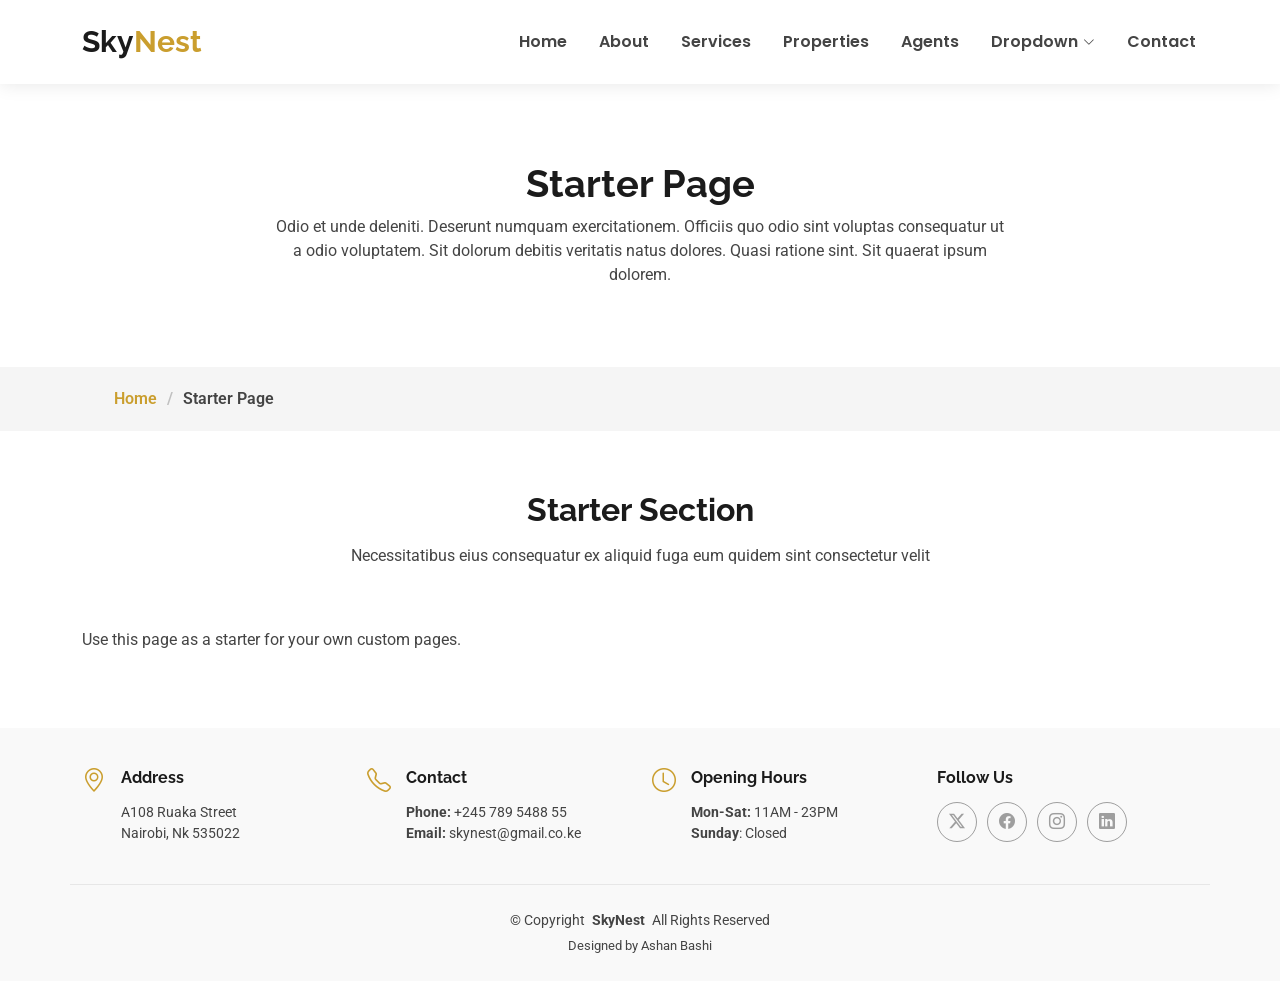
<file: starter-page.html>
<!DOCTYPE html>
<html lang="en">

<head>
  <meta charset="utf-8">
  <meta content="width=device-width, initial-scale=1.0" name="viewport">
  <title>Starter Page - SkyNest</title>
  <meta name="description" content="">
  <meta name="keywords" content="">

  <!-- Favicons -->
  <link href="assets/img/5-stars.png" rel="icon">
  <link href="assets/img/apple-touch-icon.png" rel="apple-touch-icon">

  <!-- Fonts -->
  <link href="https://fonts.googleapis.com" rel="preconnect">
  <link href="https://fonts.gstatic.com" rel="preconnect" crossorigin>
  <link href="https://fonts.googleapis.com/css2?family=Roboto:ital,wght@0,100;0,300;0,400;0,500;0,700;0,900;1,100;1,300;1,400;1,500;1,700;1,900&family=Poppins:ital,wght@0,100;0,200;0,300;0,400;0,500;0,600;0,700;0,800;0,900;1,100;1,200;1,300;1,400;1,500;1,600;1,700;1,800;1,900&family=Raleway:ital,wght@0,100;0,200;0,300;0,400;0,500;0,600;0,700;0,800;0,900;1,100;1,200;1,300;1,400;1,500;1,600;1,700;1,800;1,900&display=swap" rel="stylesheet">

  <!-- Vendor CSS Files -->
  <link href="assets/vendor/bootstrap/css/bootstrap.min.css" rel="stylesheet">
  <link href="assets/vendor/bootstrap-icons/bootstrap-icons.css" rel="stylesheet">
  <link href="assets/vendor/aos/aos.css" rel="stylesheet">
  <link href="assets/vendor/fontawesome-free/css/all.min.css" rel="stylesheet">
  <link href="assets/vendor/swiper/swiper-bundle.min.css" rel="stylesheet">

  <!-- Main CSS File -->
  <link href="assets/css/main.css" rel="stylesheet">

  <!-- =======================================================
  * Template Name: EstateAgency
  * Template URL: https://bootstrapmade.com/real-estate-agency-bootstrap-template/
  * Updated: Aug 09 2024 with Bootstrap v5.3.3
  * Author: BootstrapMade.com
  * License: https://bootstrapmade.com/license/
  ======================================================== -->
</head>

<body class="starter-page-page">

  <header id="header" class="header d-flex align-items-center fixed-top">
    <div class="container-fluid container-xl position-relative d-flex align-items-center justify-content-between">

      <a href="index.html" class="logo d-flex align-items-center">
        <!-- Uncomment the line below if you also wish to use an image logo -->
        <!-- <img src="assets/img/logo.png" alt=""> -->
        <h1 class="sitename">Sky<span>Nest</span></h1>
      </a>

      <nav id="navmenu" class="navmenu">
        <ul>
          <li><a href="index.html">Home</a></li>
          <li><a href="about.html">About</a></li>
          <li><a href="services.html">Services</a></li>
          <li><a href="properties.html">Properties</a></li>
          <li><a href="agents.html">Agents</a></li>
          <li class="dropdown"><a href="#"><span>Dropdown</span> <i class="bi bi-chevron-down toggle-dropdown"></i></a>
            <ul>
              <li><a href="#">Dropdown 1</a></li>
              <li class="dropdown"><a href="#"><span>Deep Dropdown</span> <i class="bi bi-chevron-down toggle-dropdown"></i></a>
                <ul>
                  <li><a href="#">Deep Dropdown 1</a></li>
                  <li><a href="#">Deep Dropdown 2</a></li>
                  <li><a href="#">Deep Dropdown 3</a></li>
                  <li><a href="#">Deep Dropdown 4</a></li>
                  <li><a href="#">Deep Dropdown 5</a></li>
                </ul>
              </li>
              <li><a href="#">Dropdown 2</a></li>
              <li><a href="#">Dropdown 3</a></li>
              <li><a href="#">Dropdown 4</a></li>
            </ul>
          </li>
          <li><a href="contact.html">Contact</a></li>
        </ul>
        <i class="mobile-nav-toggle d-xl-none bi bi-list"></i>
      </nav>

    </div>
  </header>

  <main class="main">

    <!-- Page Title -->
    <div class="page-title" data-aos="fade">
      <div class="heading">
        <div class="container">
          <div class="row d-flex justify-content-center text-center">
            <div class="col-lg-8">
              <h1>Starter Page</h1>
              <p class="mb-0">Odio et unde deleniti. Deserunt numquam exercitationem. Officiis quo odio sint voluptas consequatur ut a odio voluptatem. Sit dolorum debitis veritatis natus dolores. Quasi ratione sint. Sit quaerat ipsum dolorem.</p>
            </div>
          </div>
        </div>
      </div>
      <nav class="breadcrumbs">
        <div class="container">
          <ol>
            <li><a href="index.html">Home</a></li>
            <li class="current">Starter Page</li>
          </ol>
        </div>
      </nav>
    </div><!-- End Page Title -->

    <!-- Starter Section Section -->
    <section id="starter-section" class="starter-section section">

      <!-- Section Title -->
      <div class="container section-title" data-aos="fade-up">
        <h2>Starter Section</h2>
        <p>Necessitatibus eius consequatur ex aliquid fuga eum quidem sint consectetur velit</p>
      </div><!-- End Section Title -->

      <div class="container" data-aos="fade-up">
        <p>Use this page as a starter for your own custom pages.</p>
      </div>

    </section><!-- /Starter Section Section -->

  </main>

  <footer id="footer" class="footer light-background">

   <div class="container">
      <div class="row gy-3">
        <div class="col-lg-3 col-md-6 d-flex">
          <i class="bi bi-geo-alt icon"></i>
          <div class="address">
            <h4>Address</h4>
            <p>A108 Ruaka Street</p>
            <p>Nairobi, Nk 535022</p>
            <p></p>
          </div>

        </div>

        <div class="col-lg-3 col-md-6 d-flex">
          <i class="bi bi-telephone icon"></i>
          <div>
            <h4>Contact</h4>
            <p>
              <strong>Phone:</strong> <span>+245 789 5488 55</span><br>
              <strong>Email:</strong> <span>skynest@gmail.co.ke</span><br>
            </p>
          </div>
        </div>

        <div class="col-lg-3 col-md-6 d-flex">
          <i class="bi bi-clock icon"></i>
          <div>
            <h4>Opening Hours</h4>
            <p>
              <strong>Mon-Sat:</strong> <span>11AM - 23PM</span><br>
              <strong>Sunday</strong>: <span>Closed</span>
            </p>
          </div>
        </div>

        <div class="col-lg-3 col-md-6">
          <h4>Follow Us</h4>
          <div class="social-links d-flex">
            <a href="#" class="twitter"><i class="bi bi-twitter-x"></i></a>
            <a href="#" class="facebook"><i class="bi bi-facebook"></i></a>
            <a href="#" class="instagram"><i class="bi bi-instagram"></i></a>
            <a href="#" class="linkedin"><i class="bi bi-linkedin"></i></a>
          </div>
        </div>

      </div>
    </div>

    <div class="container copyright text-center mt-4">
      <p>© <span>Copyright</span> <strong class="px-1 sitename">SkyNest</strong> <span>All Rights Reserved</span></p>
      <div class="credits">
        <!-- All the links in the footer should remain intact. -->
        <!-- You can delete the links only if you've purchased the pro version. -->
        <!-- Licensing information: https://bootstrapmade.com/license/ -->
        <!-- Purchase the pro version with working PHP/AJAX contact form: [buy-url] -->
        Designed by Ashan Bashi
      </div>
    </div>

  </footer>

  <!-- Scroll Top -->
  <a href="#" id="scroll-top" class="scroll-top d-flex align-items-center justify-content-center"><i class="bi bi-arrow-up-short"></i></a>

  <!-- Preloader -->
  <div id="preloader"></div>

  <!-- Vendor JS Files -->
  <script src="assets/vendor/bootstrap/js/bootstrap.bundle.min.js"></script>
  <script src="assets/vendor/php-email-form/validate.js"></script>
  <script src="assets/vendor/aos/aos.js"></script>
  <script src="assets/vendor/swiper/swiper-bundle.min.js"></script>
  <script src="assets/vendor/purecounter/purecounter_vanilla.js"></script>

  <!-- Main JS File -->
  <script src="assets/js/main.js"></script>

</body>

</html>
</file>
<file: assets/css/main.css>
/**
* Template Name: EstateAgency
* Template URL: https://bootstrapmade.com/real-estate-agency-bootstrap-template/
* Updated: Aug 09 2024 with Bootstrap v5.3.3
* Author: BootstrapMade.com
* License: https://bootstrapmade.com/license/
*/

/*--------------------------------------------------------------
# Font & Color Variables
# Help: https://bootstrapmade.com/color-system/
--------------------------------------------------------------*/
/* Fonts */
:root {
  --default-font: "Roboto",  system-ui, -apple-system, "Segoe UI", Roboto, "Helvetica Neue", Arial, "Noto Sans", "Liberation Sans", sans-serif, "Apple Color Emoji", "Segoe UI Emoji", "Segoe UI Symbol", "Noto Color Emoji";
  --heading-font: "Raleway",  sans-serif;
  --nav-font: "Poppins",  sans-serif;
}

/* Global Colors - The following color variables are used throughout the website. Updating them here will change the color scheme of the entire website */
:root { 
  --background-color: #ffffff; /* Background color for the entire website, including individual sections */
  --default-color: #444444; /* Default color used for the majority of the text content across the entire website */
  --heading-color: #1b1b1b; /* Color for headings, subheadings and title throughout the website */
  --accent-color: #ca9e2e; /* Accent color that represents your brand on the website. It's used for buttons, links, and other elements that need to stand out */
  --surface-color: #ffffff; /* The surface color is used as a background of boxed elements within sections, such as cards, icon boxes, or other elements that require a visual separation from the global background. */
  --contrast-color: #ffffff; /* Contrast color for text, ensuring readability against backgrounds of accent, heading, or default colors. */
}

/* Nav Menu Colors - The following color variables are used specifically for the navigation menu. They are separate from the global colors to allow for more customization options */
:root {
  --nav-color: #444444;  /* The default color of the main navmenu links */
  --nav-hover-color: #000000; /* Applied to main navmenu links when they are hovered over or active */
  --nav-mobile-background-color: #ffffff; /* Used as the background color for mobile navigation menu */
  --nav-dropdown-background-color: #ffffff; /* Used as the background color for dropdown items that appear when hovering over primary navigation items */
  --nav-dropdown-color: #444444; /* Used for navigation links of the dropdown items in the navigation menu. */
  --nav-dropdown-hover-color: #ca9e2e; /* Similar to --nav-hover-color, this color is applied to dropdown navigation links when they are hovered over. */
}

/* Color Presets - These classes override global colors when applied to any section or element, providing reuse of the sam color scheme. */

.light-background {
  --background-color: #f9f9f9;
  --surface-color: #ffffff;
}

.dark-background {
  --background-color: #060606;
  --default-color: #ffffff;
  --heading-color: #ffffff;
  --surface-color: #252525;
  --contrast-color: #ffffff;
}

/* Smooth scroll */
:root {
  scroll-behavior: smooth;
}

/*--------------------------------------------------------------
# General Styling & Shared Classes
--------------------------------------------------------------*/
body {
  color: var(--default-color);
  background-color: var(--background-color);
  font-family: var(--default-font);
}

a {
  color: var(--accent-color);
  text-decoration: none;
  transition: 0.3s;
}

a:hover {
  color: color-mix(in srgb, var(--accent-color), transparent 25%);
  text-decoration: none;
}

h1,
h2,
h3,
h4,
h5,
h6 {
  color: var(--heading-color);
  font-family: var(--heading-font);
}

/* PHP Email Form Messages
------------------------------*/
.php-email-form .error-message {
  display: none;
  background: #df1529;
  color: #ffffff;
  text-align: left;
  padding: 15px;
  margin-bottom: 24px;
  font-weight: 600;
}

.php-email-form .sent-message {
  display: none;
  color: #ffffff;
  background: #059652;
  text-align: center;
  padding: 15px;
  margin-bottom: 24px;
  font-weight: 600;
}

.php-email-form .loading {
  display: none;
  background: var(--surface-color);
  text-align: center;
  padding: 15px;
  margin-bottom: 24px;
}

.php-email-form .loading:before {
  content: "";
  display: inline-block;
  border-radius: 50%;
  width: 24px;
  height: 24px;
  margin: 0 10px -6px 0;
  border: 3px solid var(--accent-color);
  border-top-color: var(--surface-color);
  animation: php-email-form-loading 1s linear infinite;
}

@keyframes php-email-form-loading {
  0% {
    transform: rotate(0deg);
  }

  100% {
    transform: rotate(360deg);
  }
}

/*--------------------------------------------------------------
# Global Header
--------------------------------------------------------------*/
.header {
  color: var(--default-color);
  background-color: var(--background-color);
  padding: 15px 0;
  transition: all 0.5s;
  z-index: 997;
  box-shadow: 0px 0 18px rgba(0, 0, 0, 0.1);
}

.header .logo {
  line-height: 1;
}

.header .logo img {
  max-height: 32px;
  margin-right: 8px;
}

.header .logo h1 {
  font-size: 30px;
  margin: 0;
  font-weight: 700;
  color: var(--heading-color);
}

.header .logo h1 span {
  color: var(--accent-color);
}

/*--------------------------------------------------------------
# Navigation Menu
--------------------------------------------------------------*/
/* Desktop Navigation */
@media (min-width: 1200px) {
  .navmenu {
    padding: 0;
  }

  .navmenu ul {
    margin: 0;
    padding: 0;
    display: flex;
    list-style: none;
    align-items: center;
  }

  .navmenu li {
    position: relative;
  }

  .navmenu>ul>li {
    white-space: nowrap;
    padding: 15px 14px;
  }

  .navmenu>ul>li:last-child {
    padding-right: 0;
  }

  .navmenu a,
  .navmenu a:focus {
    color: var(--nav-color);
    font-size: 16px;
    padding: 0 2px;
    font-family: var(--nav-font);
    font-weight: 600;
    display: flex;
    align-items: center;
    justify-content: space-between;
    white-space: nowrap;
    transition: 0.3s;
    position: relative;
  }

  .navmenu a i,
  .navmenu a:focus i {
    font-size: 12px;
    line-height: 0;
    margin-left: 5px;
    transition: 0.3s;
  }

  .navmenu>ul>li>a:before {
    content: "";
    position: absolute;
    width: 100%;
    height: 2px;
    bottom: -6px;
    left: 0;
    background-color: var(--accent-color);
    visibility: hidden;
    width: 0px;
    transition: all 0.3s ease-in-out 0s;
  }

  .navmenu a:hover:before,
  .navmenu li:hover>a:before,
  .navmenu .active:before {
    visibility: visible;
    width: 100%;
  }

  .navmenu li:hover>a,
  .navmenu .active,
  .navmenu .active:focus {
    color: var(--nav-hover-color);
  }

  .navmenu .dropdown ul {
    margin: 0;
    padding: 10px 0;
    background: var(--nav-dropdown-background-color);
    display: block;
    position: absolute;
    visibility: hidden;
    left: 14px;
    top: 130%;
    opacity: 0;
    transition: 0.3s;
    border-radius: 4px;
    z-index: 99;
    box-shadow: 0px 0px 30px rgba(0, 0, 0, 0.1);
  }

  .navmenu .dropdown ul li {
    min-width: 200px;
  }

  .navmenu .dropdown ul a {
    padding: 10px 20px;
    font-size: 15px;
    text-transform: none;
    color: var(--nav-dropdown-color);
  }

  .navmenu .dropdown ul a i {
    font-size: 12px;
  }

  .navmenu .dropdown ul a:hover,
  .navmenu .dropdown ul .active:hover,
  .navmenu .dropdown ul li:hover>a {
    color: var(--nav-dropdown-hover-color);
  }

  .navmenu .dropdown:hover>ul {
    opacity: 1;
    top: 100%;
    visibility: visible;
  }

  .navmenu .dropdown .dropdown ul {
    top: 0;
    left: -90%;
    visibility: hidden;
  }

  .navmenu .dropdown .dropdown:hover>ul {
    opacity: 1;
    top: 0;
    left: -100%;
    visibility: visible;
  }
}

/* Mobile Navigation */
@media (max-width: 1199px) {
  .mobile-nav-toggle {
    color: var(--nav-color);
    font-size: 28px;
    line-height: 0;
    margin-right: 10px;
    cursor: pointer;
    transition: color 0.3s;
  }

  .navmenu {
    padding: 0;
    z-index: 9997;
  }

  .navmenu ul {
    display: none;
    list-style: none;
    position: absolute;
    inset: 60px 20px 20px 20px;
    padding: 10px 0;
    margin: 0;
    border-radius: 6px;
    background-color: var(--nav-mobile-background-color);
    border: 1px solid color-mix(in srgb, var(--default-color), transparent 90%);
    box-shadow: none;
    overflow-y: auto;
    transition: 0.3s;
    z-index: 9998;
  }

  .navmenu a,
  .navmenu a:focus {
    color: var(--nav-dropdown-color);
    padding: 10px 20px;
    font-family: var(--nav-font);
    font-size: 17px;
    font-weight: 500;
    display: flex;
    align-items: center;
    justify-content: space-between;
    white-space: nowrap;
    transition: 0.3s;
  }

  .navmenu a i,
  .navmenu a:focus i {
    font-size: 12px;
    line-height: 0;
    margin-left: 5px;
    width: 30px;
    height: 30px;
    display: flex;
    align-items: center;
    justify-content: center;
    border-radius: 50%;
    transition: 0.3s;
    background-color: color-mix(in srgb, var(--accent-color), transparent 90%);
  }

  .navmenu a i:hover,
  .navmenu a:focus i:hover {
    background-color: var(--accent-color);
    color: var(--contrast-color);
  }

  .navmenu a:hover,
  .navmenu .active,
  .navmenu .active:focus {
    color: var(--nav-dropdown-hover-color);
  }

  .navmenu .active i,
  .navmenu .active:focus i {
    background-color: var(--accent-color);
    color: var(--contrast-color);
    transform: rotate(180deg);
  }

  .navmenu .dropdown ul {
    position: static;
    display: none;
    z-index: 99;
    padding: 10px 0;
    margin: 10px 20px;
    background-color: var(--nav-dropdown-background-color);
    transition: all 0.5s ease-in-out;
  }

  .navmenu .dropdown ul ul {
    background-color: rgba(33, 37, 41, 0.1);
  }

  .navmenu .dropdown>.dropdown-active {
    display: block;
    background-color: rgba(33, 37, 41, 0.03);
  }

  .mobile-nav-active {
    overflow: hidden;
  }

  .mobile-nav-active .mobile-nav-toggle {
    color: #fff;
    position: absolute;
    font-size: 32px;
    top: 15px;
    right: 15px;
    margin-right: 0;
    z-index: 9999;
  }

  .mobile-nav-active .navmenu {
    position: fixed;
    overflow: hidden;
    inset: 0;
    background: rgba(33, 37, 41, 0.8);
    transition: 0.3s;
  }

  .mobile-nav-active .navmenu>ul {
    display: block;
  }
}

/*--------------------------------------------------------------
# Global Footer
--------------------------------------------------------------*/
.footer {
  color: var(--default-color);
  background-color: var(--background-color);
  font-size: 14px;
  padding: 40px 0 0 0;
  position: relative;
}

.footer .icon {
  color: var(--accent-color);
  margin-right: 15px;
  font-size: 24px;
  line-height: 0;
}

.footer h4 {
  font-size: 16px;
  font-weight: 700;
  margin-bottom: 15px;
}

.footer .address p {
  margin-bottom: 0px;
}

.footer .social-links a {
  display: flex;
  align-items: center;
  justify-content: center;
  width: 40px;
  height: 40px;
  border-radius: 50%;
  border: 1px solid color-mix(in srgb, var(--default-color), transparent 50%);
  font-size: 16px;
  color: color-mix(in srgb, var(--default-color), transparent 50%);
  margin-right: 10px;
  transition: 0.3s;
}

.footer .social-links a:hover {
  color: var(--accent-color);
  border-color: var(--accent-color);
}

.footer .copyright {
  padding: 25px 0;
  border-top: 1px solid color-mix(in srgb, var(--default-color), transparent 90%);
}

.footer .copyright p {
  margin-bottom: 0;
}

.footer .credits {
  margin-top: 5px;
  font-size: 13px;
}

/*--------------------------------------------------------------
# Preloader
--------------------------------------------------------------*/
#preloader {
  position: fixed;
  inset: 0;
  z-index: 999999;
  overflow: hidden;
  background: var(--background-color);
  transition: all 0.6s ease-out;
}

#preloader:before {
  content: "";
  position: fixed;
  top: calc(50% - 30px);
  left: calc(50% - 30px);
  border: 6px solid #ffffff;
  border-color: var(--accent-color) transparent var(--accent-color) transparent;
  border-radius: 50%;
  width: 60px;
  height: 60px;
  animation: animate-preloader 1.5s linear infinite;
}

@keyframes animate-preloader {
  0% {
    transform: rotate(0deg);
  }

  100% {
    transform: rotate(360deg);
  }
}

/*--------------------------------------------------------------
# Scroll Top Button
--------------------------------------------------------------*/
.scroll-top {
  position: fixed;
  visibility: hidden;
  opacity: 0;
  right: 15px;
  bottom: 15px;
  z-index: 99999;
  background-color: var(--accent-color);
  width: 40px;
  height: 40px;
  border-radius: 4px;
  transition: all 0.4s;
}

.scroll-top i {
  font-size: 24px;
  color: var(--contrast-color);
  line-height: 0;
}

.scroll-top:hover {
  background-color: color-mix(in srgb, var(--accent-color), transparent 20%);
  color: var(--contrast-color);
}

.scroll-top.active {
  visibility: visible;
  opacity: 1;
}

/*--------------------------------------------------------------
# Disable aos animation delay on mobile devices
--------------------------------------------------------------*/
@media screen and (max-width: 768px) {
  [data-aos-delay] {
    transition-delay: 0 !important;
  }
}

/*--------------------------------------------------------------
# Global Page Titles & Breadcrumbs
--------------------------------------------------------------*/
.page-title {
  color: var(--default-color);
  background-color: var(--background-color);
  position: relative;
}

.page-title .heading {
  padding: 160px 0 80px 0;
  border-top: 1px solid color-mix(in srgb, var(--default-color), transparent 90%);
}

.page-title .heading h1 {
  font-size: 38px;
  font-weight: 700;
}

.page-title nav {
  background-color: color-mix(in srgb, var(--default-color), transparent 95%);
  padding: 20px 0;
}

.page-title nav ol {
  display: flex;
  flex-wrap: wrap;
  list-style: none;
  margin: 0;
  font-size: 16px;
  font-weight: 600;
}

.page-title nav ol li+li {
  padding-left: 10px;
}

.page-title nav ol li+li::before {
  content: "/";
  display: inline-block;
  padding-right: 10px;
  color: color-mix(in srgb, var(--default-color), transparent 70%);
}

/*--------------------------------------------------------------
# Global Sections
--------------------------------------------------------------*/
section,
.section {
  color: var(--default-color);
  background-color: var(--background-color);
  padding: 60px 0;
  scroll-margin-top: 90px;
  overflow: clip;
}

@media (max-width: 1199px) {

  section,
  .section {
    scroll-margin-top: 66px;
  }
}

/*--------------------------------------------------------------
# Global Section Titles
--------------------------------------------------------------*/
.section-title {
  text-align: center;
  padding-bottom: 60px;
  position: relative;
}

.section-title h2 {
  font-size: 32px;
  font-weight: 700;
  margin-bottom: 15px;
}

.section-title p {
  margin-bottom: 0;
}

/*--------------------------------------------------------------
# Hero Section
--------------------------------------------------------------*/
.hero {
  padding: 0;
}

.hero .carousel {
  width: 100%;
  min-height: 100vh;
  padding: 0;
  margin: 0;
  background-color: var(--background-color);
  position: relative;
  overflow: hidden;
}

.hero img {
  position: absolute;
  inset: 0;
  display: block;
  width: 100%;
  height: 100%;
  object-fit: cover;
  z-index: 1;
}

.hero .carousel-item {
  position: absolute;
  inset: 0;
  background-size: cover;
  background-position: center;
  background-repeat: no-repeat;
  overflow: hidden;
}

.hero .carousel-item:before {
  content: "";
  background: color-mix(in srgb, var(--background-color), transparent 60%);
  position: absolute;
  inset: 0;
  z-index: 2;
}

.hero .carousel-container {
  position: absolute;
  inset: 90px 100px;
  display: flex;
  justify-content: center;
  align-items: center;
  flex-direction: column;
  z-index: 3;
}

@media (max-width: 575px) {
  .hero .carousel-container {
    inset: 90px 50px;
  }
}

.hero h2 {
  margin-bottom: 30px;
  font-size: 56px;
  font-weight: 900;
  text-transform: uppercase;
}

.hero h2 span {
  color: var(--accent-color);
}

@media (max-width: 768px) {
  .hero h2 {
    font-size: 30px;
  }
}

.hero .btn-get-started {
  color: var(--contrast-color);
  font-family: var(--heading-font);
  font-weight: 600;
  font-size: 18px;
  letter-spacing: 1px;
  text-transform: uppercase;
  display: inline-block;
  padding: 10px 40px;
  border-radius: 50px;
  transition: 0.5s;
  margin: 10px 0;
  align-self: flex-start;
  flex-shrink: 0;
  border: 2px solid var(--accent-color);
}

.hero .btn-get-started:hover {
  background: color-mix(in srgb, var(--accent-color), transparent 20%);
}

.hero .carousel-control-prev,
.hero .carousel-control-next {
  width: 10%;
  transition: 0.3s;
  opacity: 0.5;
  z-index: 3;
}

.hero .carousel-control-prev:focus,
.hero .carousel-control-next:focus {
  opacity: 0.5;
}

.hero .carousel-control-prev:hover,
.hero .carousel-control-next:hover {
  opacity: 0.9;
}

@media (min-width: 1024px) {

  .hero .carousel-control-prev,
  .hero .carousel-control-next {
    width: 5%;
  }
}

.hero .carousel-control-next-icon,
.hero .carousel-control-prev-icon {
  background: none;
  font-size: 32px;
  line-height: 1;
}

.hero .carousel-indicators {
  list-style: none;
}

.hero .carousel-indicators li {
  cursor: pointer;
  opacity: 1;
  height: 6px;
  width: 20px;
  transition: 0.3s;
  padding: 0;
}

.hero .carousel-indicators .active {
  background-color: var(--accent-color);
  width: 40px;
}

/*--------------------------------------------------------------
# Services Section
--------------------------------------------------------------*/
.services .service-item {
  background-color: var(--surface-color);
  box-shadow: 0px 5px 90px 0px rgba(0, 0, 0, 0.1);
  padding: 60px 30px;
  transition: all ease-in-out 0.3s;
  border-radius: 18px;
  border-bottom: 5px solid var(--surface-color);
  height: 100%;
}

.services .service-item .icon {
  color: var(--contrast-color);
  background: var(--accent-color);
  margin: 0;
  width: 64px;
  height: 64px;
  border-radius: 50px;
  display: flex;
  align-items: center;
  justify-content: center;
  margin-bottom: 20px;
  font-size: 28px;
  transition: ease-in-out 0.3s;
}

.services .service-item h3 {
  font-weight: 700;
  margin: 10px 0 15px 0;
  font-size: 22px;
  transition: ease-in-out 0.3s;
}

.services .service-item p {
  line-height: 24px;
  font-size: 14px;
  margin-bottom: 0;
}

@media (min-width: 1365px) {
  .services .service-item:hover {
    transform: translateY(-10px);
    border-color: var(--accent-color);
  }

  .services .service-item:hover h3 {
    color: var(--accent-color);
  }
}

/*--------------------------------------------------------------
# Agents Section
--------------------------------------------------------------*/
.agents .member {
  position: relative;
}

.agents .member .pic {
  overflow: hidden;
  margin-bottom: 50px;
}

.agents .member .member-info {
  background-color: var(--surface-color);
  color: color-mix(in srgb, var(--default-color), transparent 20%);
  box-shadow: 0px 2px 15px rgba(0, 0, 0, 0.1);
  position: absolute;
  bottom: -50px;
  left: 20px;
  right: 20px;
  padding: 20px 15px;
  overflow: hidden;
  transition: 0.5s;
}

.agents .member h4 {
  font-weight: 700;
  margin-bottom: 10px;
  font-size: 16px;
  position: relative;
  padding-bottom: 10px;
}

.agents .member h4::after {
  content: "";
  position: absolute;
  display: block;
  width: 50px;
  height: 1px;
  background: color-mix(in srgb, var(--default-color), transparent 60%);
  bottom: 0;
  left: 0;
}

.agents .member span {
  font-style: italic;
  display: block;
  font-size: 13px;
}

.agents .member .social {
  position: absolute;
  right: 15px;
  bottom: 15px;
}

.agents .member .social a {
  transition: color 0.3s;
  color: color-mix(in srgb, var(--default-color), transparent 70%);
}

.agents .member .social a:hover {
  color: var(--accent-color);
}

.agents .member .social i {
  font-size: 16px;
  margin: 0 2px;
}

/*--------------------------------------------------------------
# Testimonials Section
--------------------------------------------------------------*/
.testimonials .testimonial-item {
  background-color: var(--surface-color);
  box-shadow: 0px 0 20px rgba(0, 0, 0, 0.1);
  box-sizing: content-box;
  padding: 30px;
  margin: 40px 30px;
  min-height: 320px;
  display: flex;
  flex-direction: column;
  text-align: center;
  transition: 0.3s;
}

.testimonials .testimonial-item .stars {
  margin-bottom: 15px;
}

.testimonials .testimonial-item .stars i {
  color: #ffc107;
  margin: 0 1px;
}

.testimonials .testimonial-item .testimonial-img {
  width: 90px;
  border-radius: 50%;
  border: 4px solid var(--background-color);
  margin: 0 auto;
}

.testimonials .testimonial-item h3 {
  font-size: 18px;
  font-weight: bold;
  margin: 10px 0 5px 0;
}

.testimonials .testimonial-item h4 {
  font-size: 14px;
  color: color-mix(in srgb, var(--default-color), transparent 40%);
  margin: 0;
}

.testimonials .testimonial-item p {
  font-style: italic;
  margin: 0 auto 15px auto;
}

.testimonials .swiper-wrapper {
  height: auto;
}

.testimonials .swiper-pagination {
  margin-top: 20px;
  position: relative;
}

.testimonials .swiper-pagination .swiper-pagination-bullet {
  width: 12px;
  height: 12px;
  background-color: color-mix(in srgb, var(--default-color), transparent 85%);
  opacity: 1;
}

.testimonials .swiper-pagination .swiper-pagination-bullet-active {
  background-color: var(--accent-color);
}

.testimonials .swiper-slide {
  opacity: 0.3;
}

@media (max-width: 1199px) {
  .testimonials .swiper-slide-active {
    opacity: 1;
  }

  .testimonials .swiper-pagination {
    margin-top: 0;
  }

  .testimonials .testimonial-item {
    margin: 40px 20px;
  }
}

@media (min-width: 1200px) {
  .testimonials .swiper-slide-next {
    opacity: 1;
    transform: scale(1.12);
  }
}

/*--------------------------------------------------------------
# About Section
--------------------------------------------------------------*/
.about .content .who-we-are {
  text-transform: uppercase;
  margin-bottom: 15px;
  color: color-mix(in srgb, var(--default-color), transparent 40%);
}

.about .content h3 {
  font-size: 2rem;
  font-weight: 700;
}

.about .content ul {
  list-style: none;
  padding: 0;
}

.about .content ul li {
  padding-bottom: 10px;
}

.about .content ul i {
  font-size: 1.25rem;
  margin-right: 4px;
  color: var(--accent-color);
}

.about .content p:last-child {
  margin-bottom: 0;
}

.about .content .read-more {
  background: var(--accent-color);
  color: var(--contrast-color);
  font-family: var(--heading-font);
  font-weight: 500;
  font-size: 16px;
  letter-spacing: 1px;
  padding: 12px 24px;
  border-radius: 5px;
  transition: 0.3s;
  display: inline-flex;
  align-items: center;
  justify-content: center;
}

.about .content .read-more i {
  font-size: 18px;
  margin-left: 5px;
  line-height: 0;
  transition: 0.3s;
}

.about .content .read-more:hover {
  background: color-mix(in srgb, var(--accent-color), transparent 20%);
  padding-right: 19px;
}

.about .content .read-more:hover i {
  margin-left: 10px;
}

.about .about-images img {
  border-radius: 10px;
}

/*--------------------------------------------------------------
# Stats Section
--------------------------------------------------------------*/
.stats .stats-item {
  background-color: var(--surface-color);
  box-shadow: 0px 0 30px rgba(0, 0, 0, 0.1);
  padding: 30px;
}

.stats .stats-item i {
  color: var(--accent-color);
  font-size: 42px;
  line-height: 0;
  margin-right: 20px;
}

.stats .stats-item span {
  color: var(--heading-color);
  font-size: 36px;
  display: block;
  font-weight: 600;
}

.stats .stats-item p {
  padding: 0;
  margin: 0;
  font-family: var(--heading-font);
  font-size: 16px;
}

/*--------------------------------------------------------------
# Features Section
--------------------------------------------------------------*/
.features .features-image {
  position: relative;
  min-height: 400px;
}

.features .features-image img {
  position: absolute;
  inset: 0;
  display: block;
  width: 100%;
  height: 100%;
  object-fit: cover;
  z-index: 1;
}

.features h3 {
  font-size: 28px;
  font-weight: 700;
  margin-bottom: 20px;
  padding-bottom: 20px;
  position: relative;
}

.features h3:after {
  content: "";
  background: var(--accent-color);
  position: absolute;
  display: block;
  width: 50px;
  height: 3px;
  left: 0;
  bottom: 0;
}

.features .icon-box {
  margin-top: 50px;
}

.features .icon-box i {
  color: var(--accent-color);
  background-color: var(--surface-color);
  display: flex;
  align-items: center;
  justify-content: center;
  margin-right: 25px;
  font-size: 28px;
  width: 56px;
  height: 56px;
  border-radius: 4px;
  line-height: 0;
  box-shadow: 0px 2px 30px rgba(0, 0, 0, 0.1);
  transition: 0.3s;
}

.features .icon-box:hover i {
  background-color: var(--accent-color);
  color: var(--contrast-color);
}

.features .icon-box h4 {
  font-weight: 700;
  margin-bottom: 10px;
  font-size: 18px;
}

.features .icon-box h4 a {
  color: var(--heading-color);
  transition: 0.3s;
}

.features .icon-box h4 a:hover {
  color: var(--accent-color);
}

.features .icon-box p {
  line-height: 24px;
  font-size: 14px;
  margin-bottom: 0;
}

/*--------------------------------------------------------------
# Service Details Section
--------------------------------------------------------------*/
.service-details .service-box {
  background-color: var(--surface-color);
  padding: 20px;
  box-shadow: 0px 2px 20px rgba(0, 0, 0, 0.1);
}

.service-details .service-box+.service-box {
  margin-top: 30px;
}

.service-details .service-box h4 {
  font-size: 20px;
  font-weight: 700;
  border-bottom: 2px solid color-mix(in srgb, var(--default-color), transparent 92%);
  padding-bottom: 15px;
  margin-bottom: 15px;
}

.service-details .services-list {
  background-color: var(--surface-color);
}

.service-details .services-list a {
  color: color-mix(in srgb, var(--default-color), transparent 20%);
  background-color: color-mix(in srgb, var(--default-color), transparent 96%);
  display: flex;
  align-items: center;
  padding: 12px 15px;
  margin-top: 15px;
  transition: 0.3s;
}

.service-details .services-list a:first-child {
  margin-top: 0;
}

.service-details .services-list a i {
  font-size: 16px;
  margin-right: 8px;
  color: var(--accent-color);
}

.service-details .services-list a.active {
  color: var(--contrast-color);
  background-color: var(--accent-color);
}

.service-details .services-list a.active i {
  color: var(--contrast-color);
}

.service-details .services-list a:hover {
  background-color: color-mix(in srgb, var(--accent-color), transparent 95%);
  color: var(--accent-color);
}

.service-details .download-catalog a {
  color: var(--default-color);
  display: flex;
  align-items: center;
  padding: 10px 0;
  transition: 0.3s;
  border-top: 1px solid color-mix(in srgb, var(--default-color), transparent 90%);
}

.service-details .download-catalog a:first-child {
  border-top: 0;
  padding-top: 0;
}

.service-details .download-catalog a:last-child {
  padding-bottom: 0;
}

.service-details .download-catalog a i {
  font-size: 24px;
  margin-right: 8px;
  color: var(--accent-color);
}

.service-details .download-catalog a:hover {
  color: var(--accent-color);
}

.service-details .help-box {
  background-color: var(--accent-color);
  color: var(--contrast-color);
  margin-top: 30px;
  padding: 30px 15px;
}

.service-details .help-box .help-icon {
  font-size: 48px;
}

.service-details .help-box h4,
.service-details .help-box a {
  color: var(--contrast-color);
}

.service-details .services-img {
  margin-bottom: 20px;
}

.service-details h3 {
  font-size: 26px;
  font-weight: 700;
}

.service-details p {
  font-size: 15px;
}

.service-details ul {
  list-style: none;
  padding: 0;
  font-size: 15px;
}

.service-details ul li {
  padding: 5px 0;
  display: flex;
  align-items: center;
}

.service-details ul i {
  font-size: 20px;
  margin-right: 8px;
  color: var(--accent-color);
}

/*--------------------------------------------------------------
# Contact Section
--------------------------------------------------------------*/
.contact .info-item+.info-item {
  margin-top: 40px;
}

.contact .info-item i {
  color: var(--contrast-color);
  background: var(--accent-color);
  font-size: 20px;
  width: 44px;
  height: 44px;
  display: flex;
  justify-content: center;
  align-items: center;
  border-radius: 4px;
  transition: all 0.3s ease-in-out;
  margin-right: 15px;
}

.contact .info-item h3 {
  padding: 0;
  font-size: 18px;
  font-weight: 700;
  margin-bottom: 5px;
}

.contact .info-item p {
  padding: 0;
  margin-bottom: 0;
  font-size: 14px;
}

.contact .php-email-form {
  height: 100%;
}

.contact .php-email-form input[type=text],
.contact .php-email-form input[type=email],
.contact .php-email-form textarea {
  font-size: 14px;
  padding: 10px 15px;
  box-shadow: none;
  border-radius: 0;
  color: var(--default-color);
  background-color: color-mix(in srgb, var(--background-color), transparent 50%);
  border-color: color-mix(in srgb, var(--default-color), transparent 80%);
}

.contact .php-email-form input[type=text]:focus,
.contact .php-email-form input[type=email]:focus,
.contact .php-email-form textarea:focus {
  border-color: var(--accent-color);
}

.contact .php-email-form input[type=text]::placeholder,
.contact .php-email-form input[type=email]::placeholder,
.contact .php-email-form textarea::placeholder {
  color: color-mix(in srgb, var(--default-color), transparent 70%);
}

.contact .php-email-form button[type=submit] {
  color: var(--contrast-color);
  background: var(--accent-color);
  border: 0;
  padding: 10px 30px;
  transition: 0.4s;
  border-radius: 4px;
}

.contact .php-email-form button[type=submit]:hover {
  background: color-mix(in srgb, var(--accent-color), transparent 20%);
}

/*--------------------------------------------------------------
# Real Estate Section
--------------------------------------------------------------*/
.real-estate .card {
  background-color: var(--background-color);
  color: var(--default-color);
  border: none;
  position: relative;
  border-radius: 0px;
  overflow: hidden;
  min-height: 500px;
}

.real-estate .card:before {
  content: "";
  position: absolute;
  inset: 0;
  background: linear-gradient(180deg, rgba(255, 255, 255, 0) 25%, rgba(0, 0, 0, 0.9) 75%);
  z-index: 2;
}

.real-estate .card img {
  position: absolute;
  inset: 0;
  display: block;
  width: 100%;
  height: 100%;
  object-fit: cover;
  z-index: 1;
}

.real-estate .card .card-body {
  position: absolute;
  bottom: 0;
  left: 0;
  right: 0;
  z-index: 3;
  padding: 30px;
}

.real-estate .card .card-body .sale-rent {
  display: inline-block;
  font-size: 15px;
  font-weight: 500;
  color: var(--contrast-color);
  padding: 4px 20px;
  border: 2px solid var(--accent-color);
  border-radius: 50px;
  margin-bottom: 10px;
}

.real-estate .card .card-body h3 {
  font-weight: 700;
  font-size: 20px;
  margin-bottom: 0px;
  padding-left: 10px;
  border-left: 3px solid var(--accent-color);
}

.real-estate .card .card-body h3 a {
  color: var(--contrast-color);
}

.real-estate .card .card-body .card-content {
  background-color: var(--accent-color);
  color: var(--contrast-color);
  height: 80px;
  visibility: hidden;
  opacity: 0;
  margin-top: 10px;
  margin-bottom: -80px;
  margin-left: -30px;
  margin-right: -30px;
  transition: 0.3s;
  padding: 0 10px;
}

.real-estate .card .card-body .card-content .propery-info {
  font-weight: 500;
}

.real-estate .card:hover .card-content {
  margin-bottom: -30px;
  visibility: visible;
  opacity: 1;
}

/*--------------------------------------------------------------
# Real Estate 2 Section
--------------------------------------------------------------*/
.real-estate-2 .portfolio-details-slider img {
  width: 100%;
}

.real-estate-2 .swiper-wrapper {
  height: auto;
}

.real-estate-2 .swiper-button-prev,
.real-estate-2 .swiper-button-next {
  width: 48px;
  height: 48px;
}

.real-estate-2 .swiper-button-prev:after,
.real-estate-2 .swiper-button-next:after {
  color: rgba(255, 255, 255, 0.8);
  background-color: rgba(0, 0, 0, 0.15);
  font-size: 24px;
  border-radius: 50%;
  width: 48px;
  height: 48px;
  display: flex;
  align-items: center;
  justify-content: center;
  transition: 0.3s;
}

.real-estate-2 .swiper-button-prev:hover:after,
.real-estate-2 .swiper-button-next:hover:after {
  background-color: rgba(0, 0, 0, 0.3);
}

@media (max-width: 575px) {

  .real-estate-2 .swiper-button-prev,
  .real-estate-2 .swiper-button-next {
    display: none;
  }
}

.real-estate-2 .swiper-pagination {
  margin-top: 20px;
  position: relative;
}

.real-estate-2 .swiper-pagination .swiper-pagination-bullet {
  width: 10px;
  height: 10px;
  background-color: color-mix(in srgb, var(--default-color), transparent 85%);
  opacity: 1;
}

.real-estate-2 .swiper-pagination .swiper-pagination-bullet-active {
  background-color: var(--accent-color);
}

.real-estate-2 .portfolio-info h3 {
  font-size: 22px;
  font-weight: 700;
  margin-bottom: 20px;
  padding-bottom: 20px;
  position: relative;
}

.real-estate-2 .portfolio-info h3:after {
  content: "";
  position: absolute;
  display: block;
  width: 50px;
  height: 3px;
  background: var(--accent-color);
  left: 0;
  bottom: 0;
}

.real-estate-2 .portfolio-info ul {
  list-style: none;
  padding: 0;
  font-size: 15px;
}

.real-estate-2 .portfolio-info ul li {
  display: flex;
  flex-direction: column;
  padding-bottom: 15px;
}

.real-estate-2 .portfolio-info ul strong {
  text-transform: uppercase;
  font-weight: 400;
  color: color-mix(in srgb, var(--default-color), transparent 50%);
  font-size: 14px;
}

.real-estate-2 .portfolio-info .btn-visit {
  padding: 8px 40px;
  background: var(--accent-color);
  color: var(--contrast-color);
  border-radius: 50px;
  transition: 0.3s;
}

.real-estate-2 .portfolio-info .btn-visit:hover {
  background: color-mix(in srgb, var(--accent-color), transparent 20%);
}

.real-estate-2 .portfolio-description h2 {
  font-size: 26px;
  font-weight: 700;
  margin-bottom: 20px;
}

.real-estate-2 .portfolio-description p {
  padding: 0;
}

.real-estate-2 .portfolio-description .testimonial-item {
  padding: 30px 30px 0 30px;
  position: relative;
  background: color-mix(in srgb, var(--default-color), transparent 97%);
  margin-bottom: 50px;
}

.real-estate-2 .portfolio-description .testimonial-item .testimonial-img {
  width: 90px;
  border-radius: 50px;
  border: 6px solid var(--background-color);
  float: left;
  margin: 0 10px 0 0;
}

.real-estate-2 .portfolio-description .testimonial-item h3 {
  font-size: 18px;
  font-weight: bold;
  margin: 15px 0 5px 0;
  padding-top: 20px;
}

.real-estate-2 .portfolio-description .testimonial-item h4 {
  font-size: 14px;
  color: #6c757d;
  margin: 0;
}

.real-estate-2 .portfolio-description .testimonial-item .quote-icon-left,
.real-estate-2 .portfolio-description .testimonial-item .quote-icon-right {
  color: color-mix(in srgb, var(--accent-color), transparent 50%);
  font-size: 26px;
  line-height: 0;
}

.real-estate-2 .portfolio-description .testimonial-item .quote-icon-left {
  display: inline-block;
  left: -5px;
  position: relative;
}

.real-estate-2 .portfolio-description .testimonial-item .quote-icon-right {
  display: inline-block;
  right: -5px;
  position: relative;
  top: 10px;
  transform: scale(-1, -1);
}

.real-estate-2 .portfolio-description .testimonial-item p {
  font-style: italic;
  margin: 0 0 15px 0 0 0;
  padding: 0;
}

.real-estate-2 .nav-pills {
  border-bottom: 1px solid color-mix(in srgb, var(--default-color), transparent 85%);
}

.real-estate-2 .nav-pills li+li {
  margin-left: 40px;
}

.real-estate-2 .nav-link {
  background: none;
  font-size: 18px;
  font-weight: 400;
  color: var(--default-color);
  padding: 12px 0;
  margin-bottom: -2px;
  border-radius: 0;
}

.real-estate-2 .nav-link.active {
  color: var(--accent-color);
  background: none;
  border-bottom: 3px solid var(--accent-color);
}

@media (max-width: 575px) {
  .real-estate-2 .nav-link {
    font-size: 16px;
  }
}

.real-estate-2 .tab-content h4 {
  font-size: 18px;
  margin: 0;
  font-weight: 700;
  color: var(--default-color);
}

.real-estate-2 .tab-content i {
  font-size: 22px;
  line-height: 0;
  margin-right: 8px;
  color: var(--accent-color);
}

/*--------------------------------------------------------------
# Starter Section Section
--------------------------------------------------------------*/
.starter-section {
  /* Add your styles here */
}
</file>
